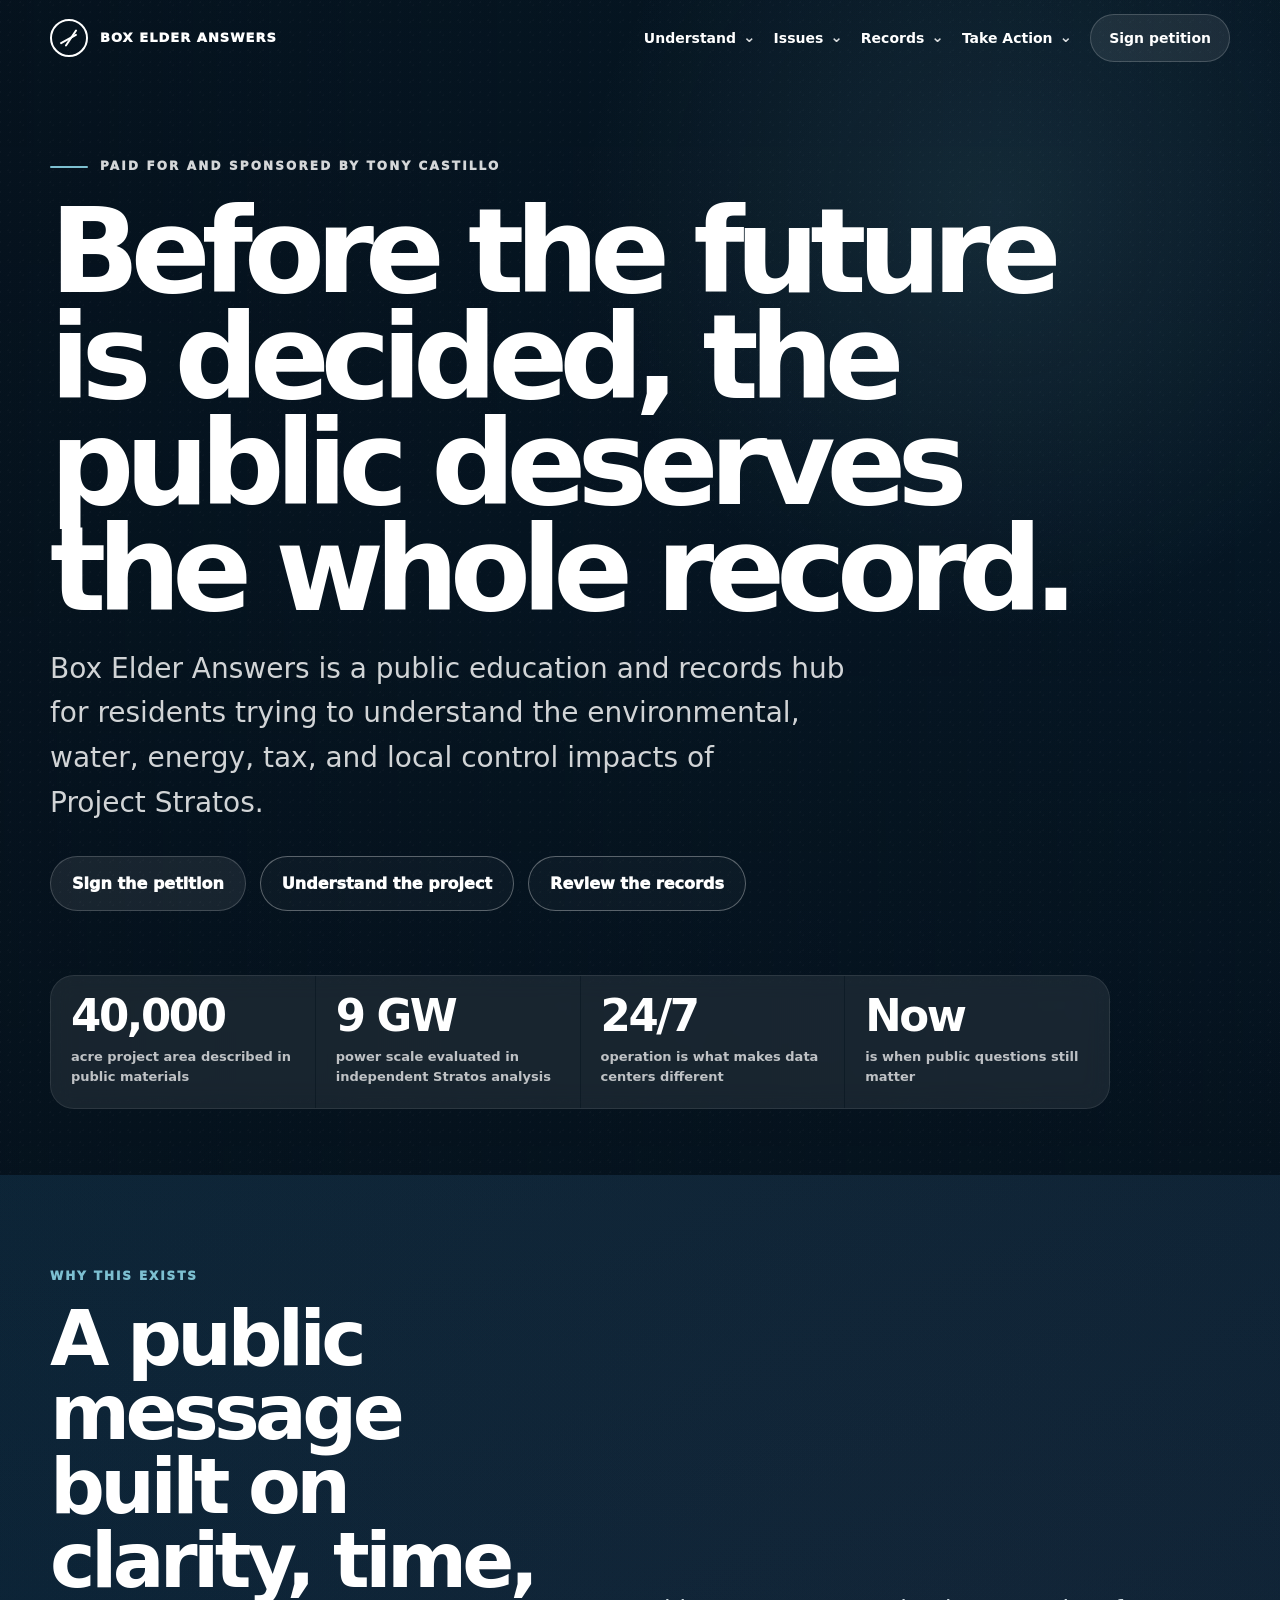
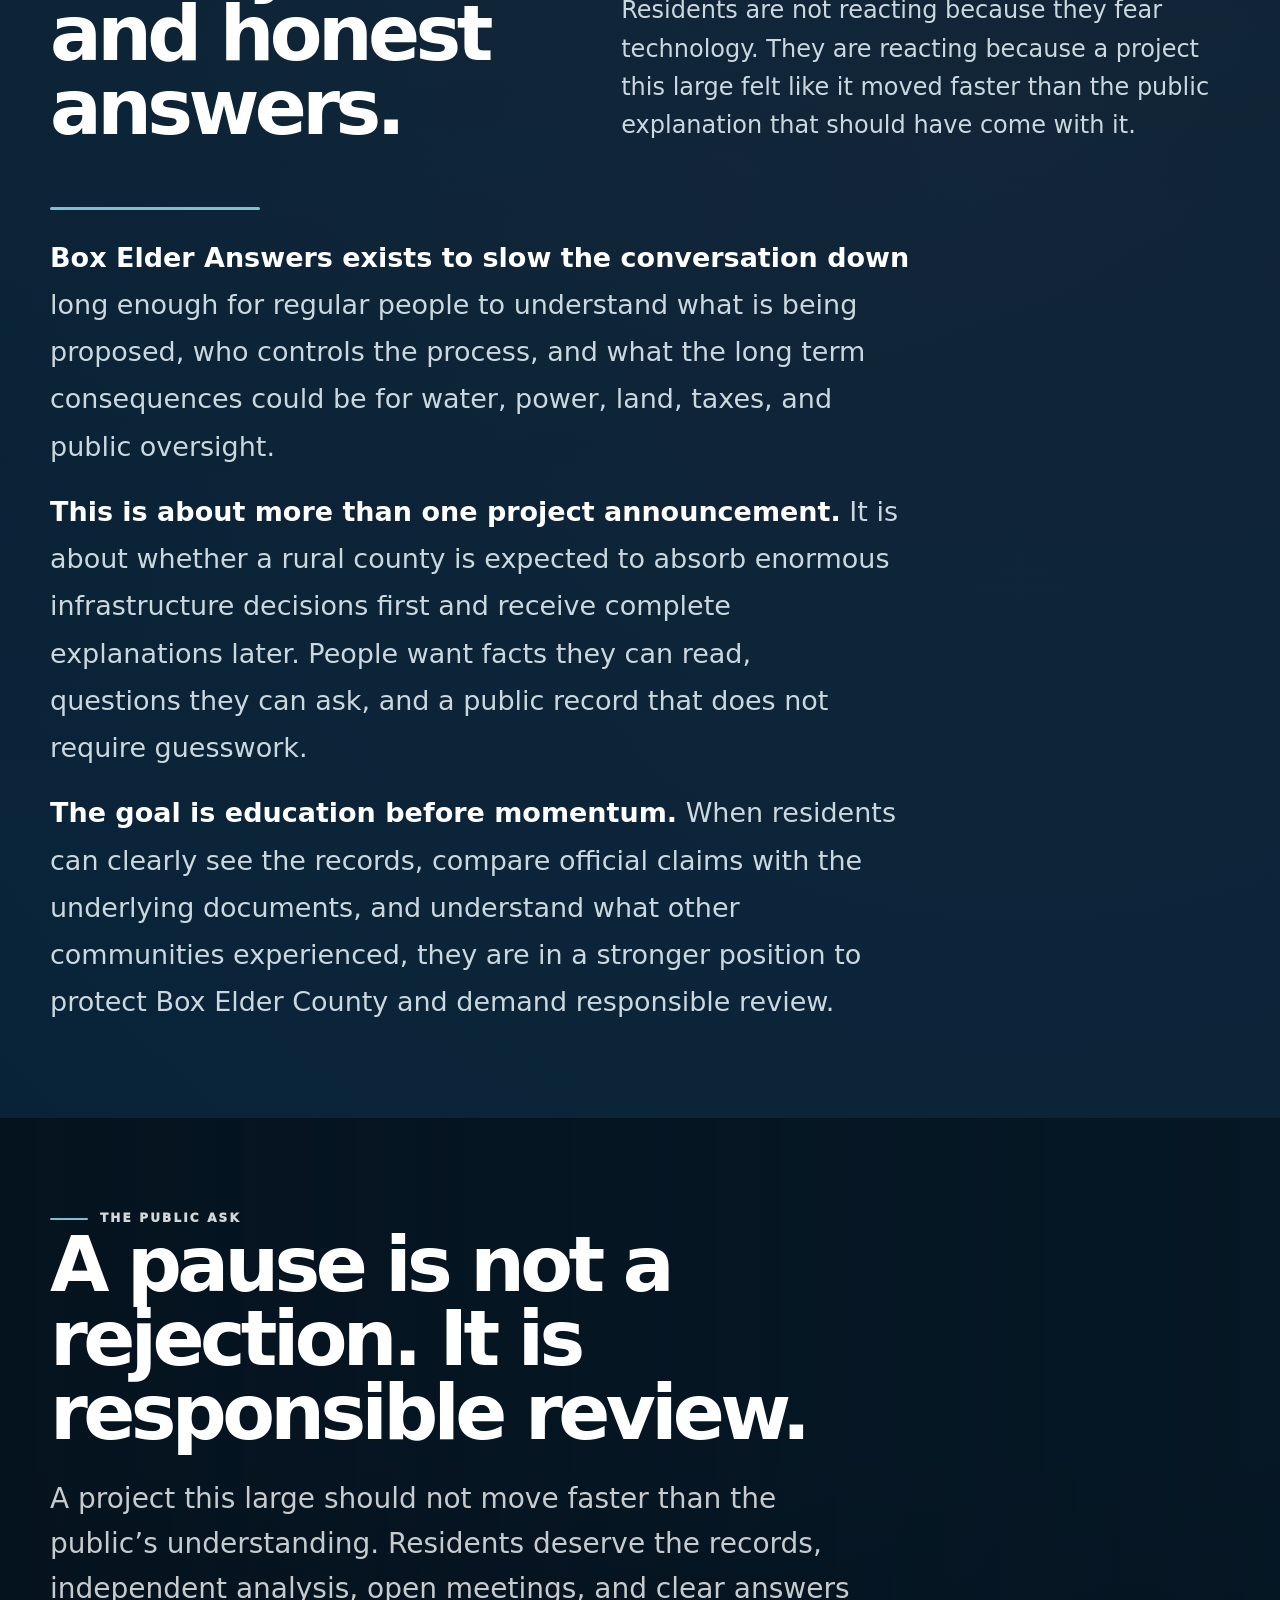
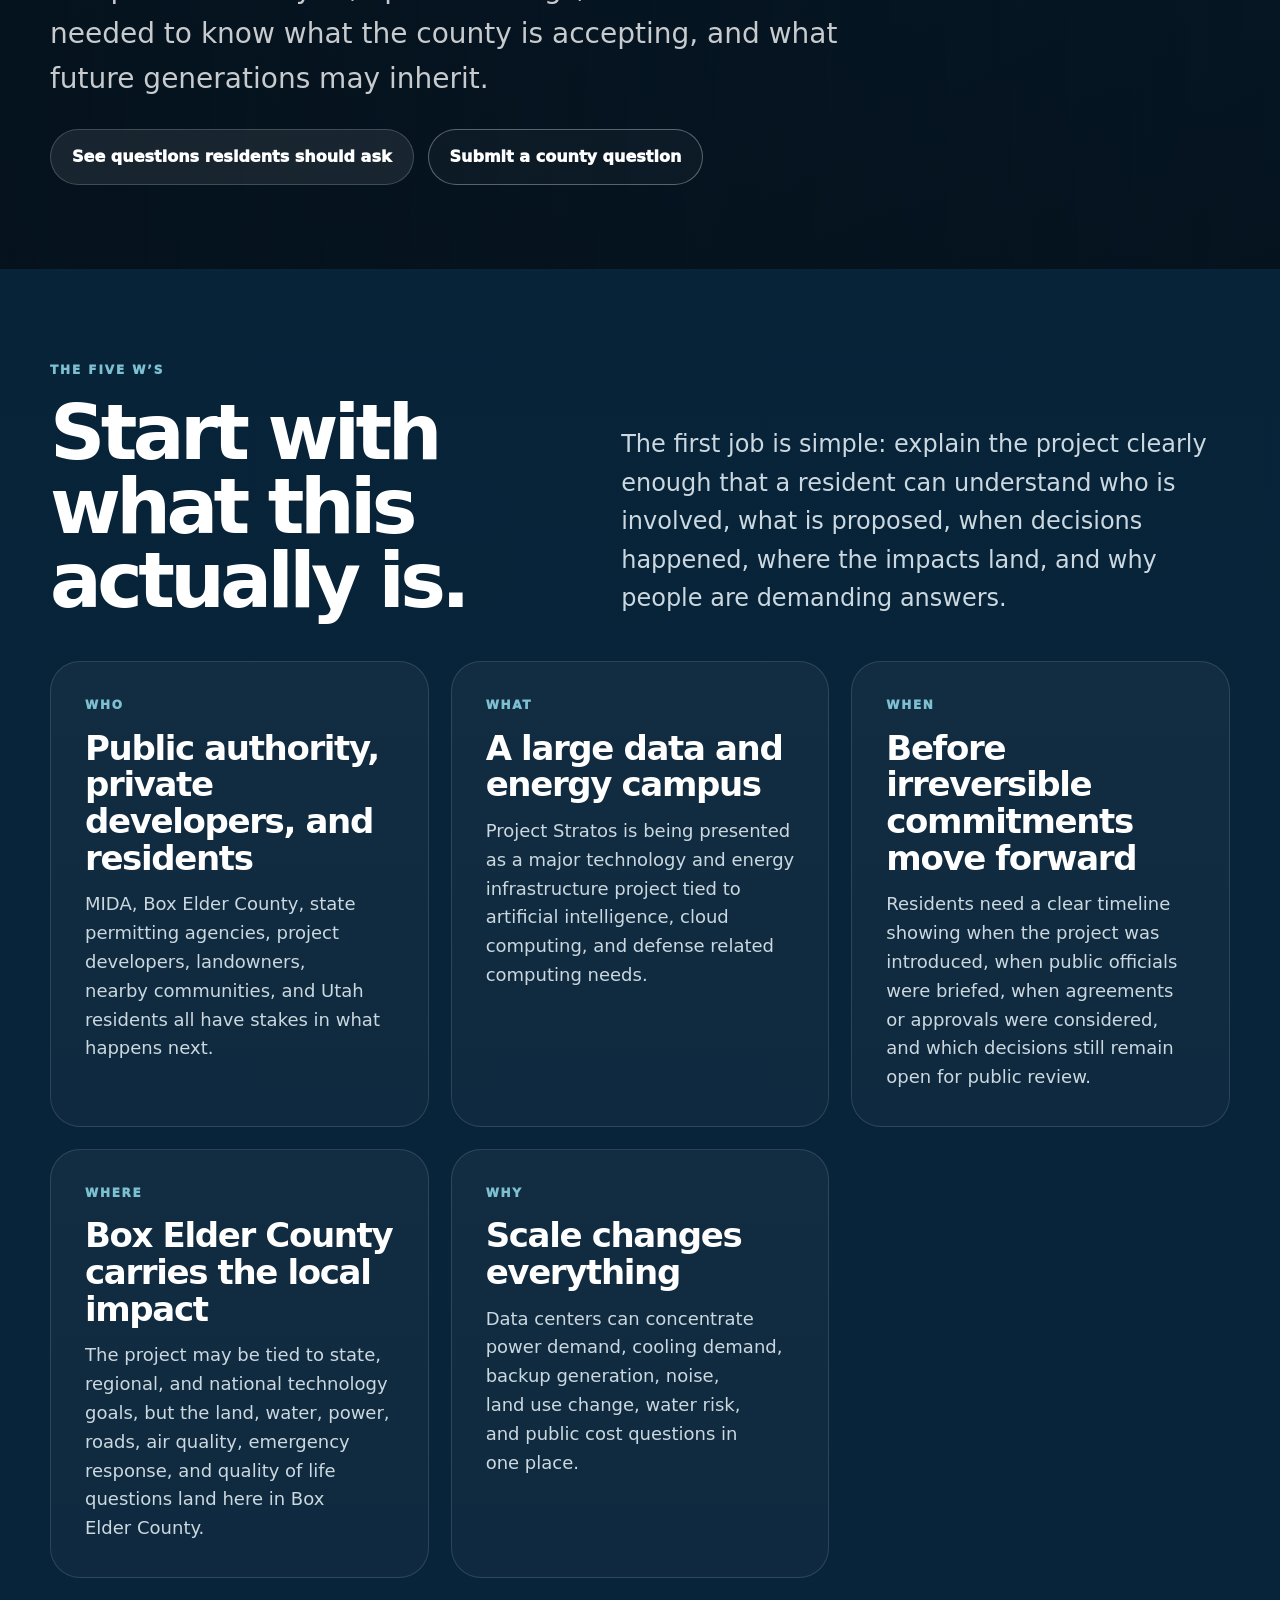
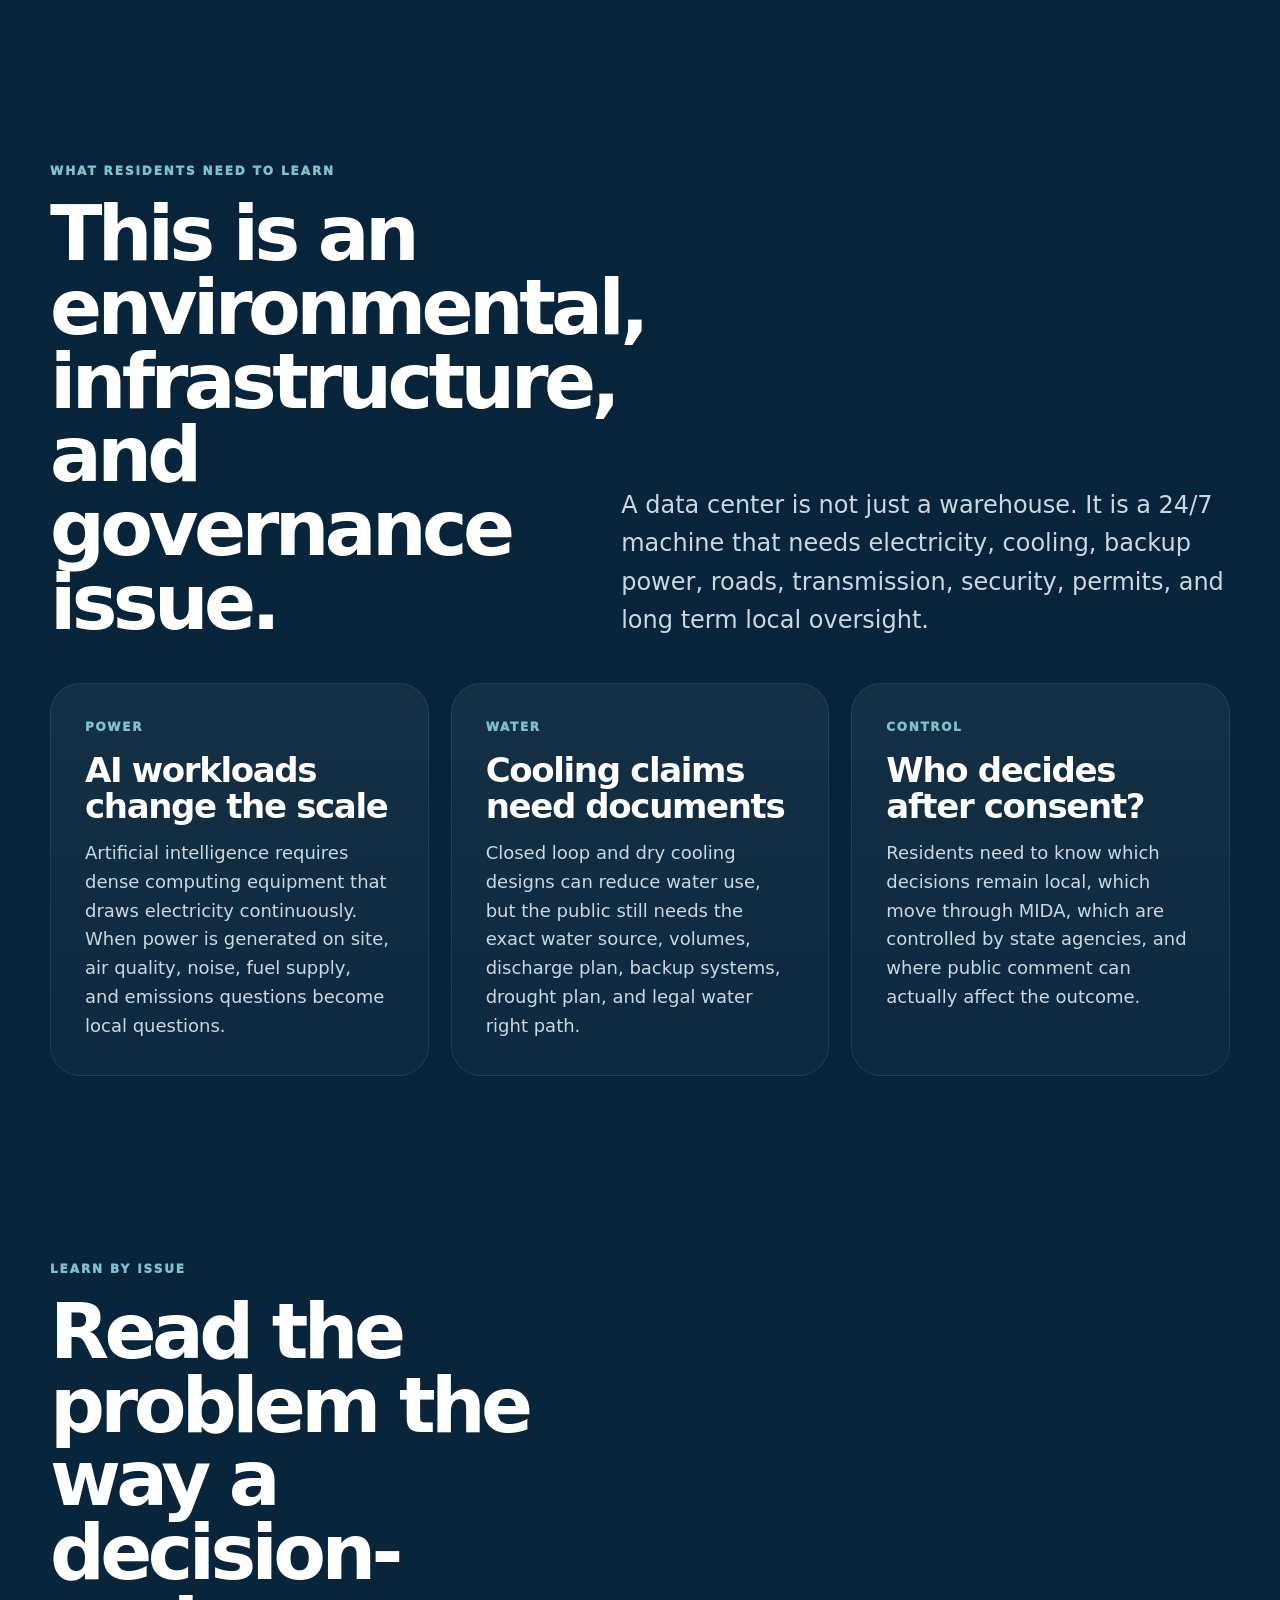
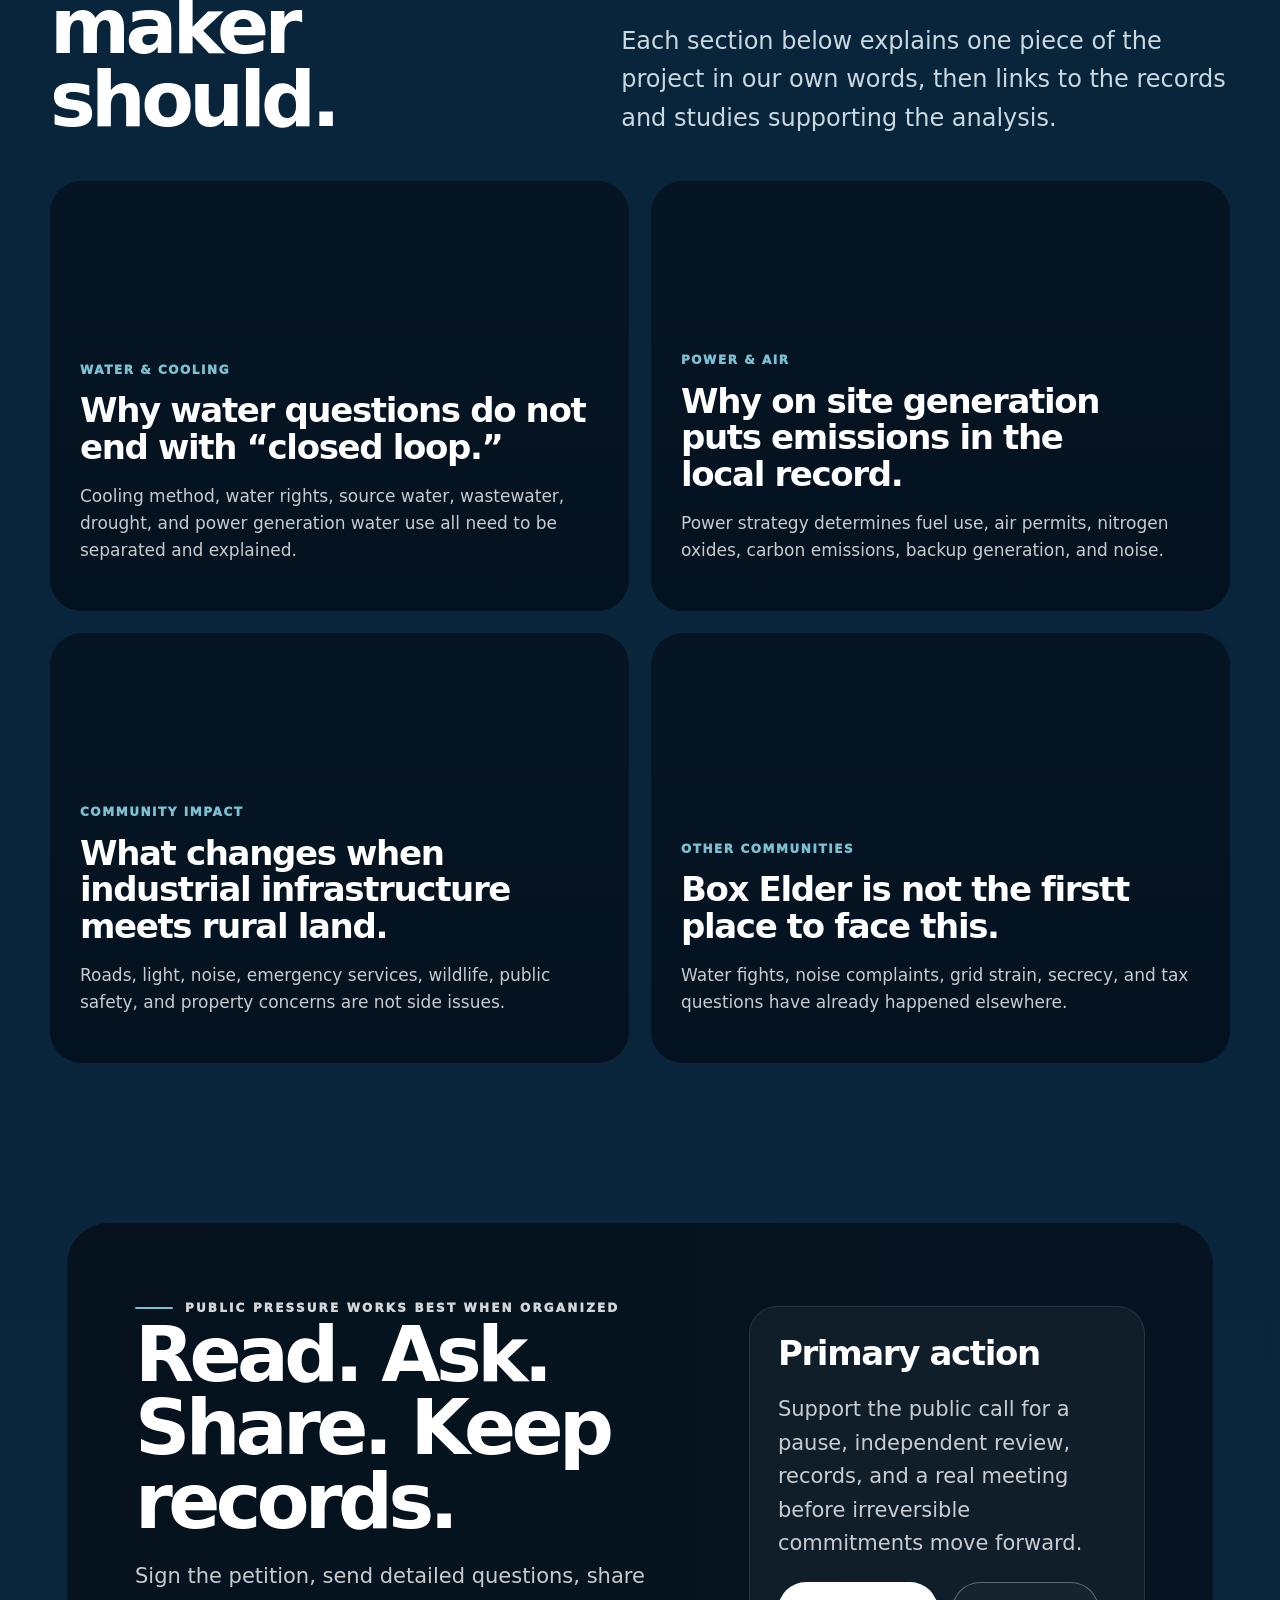
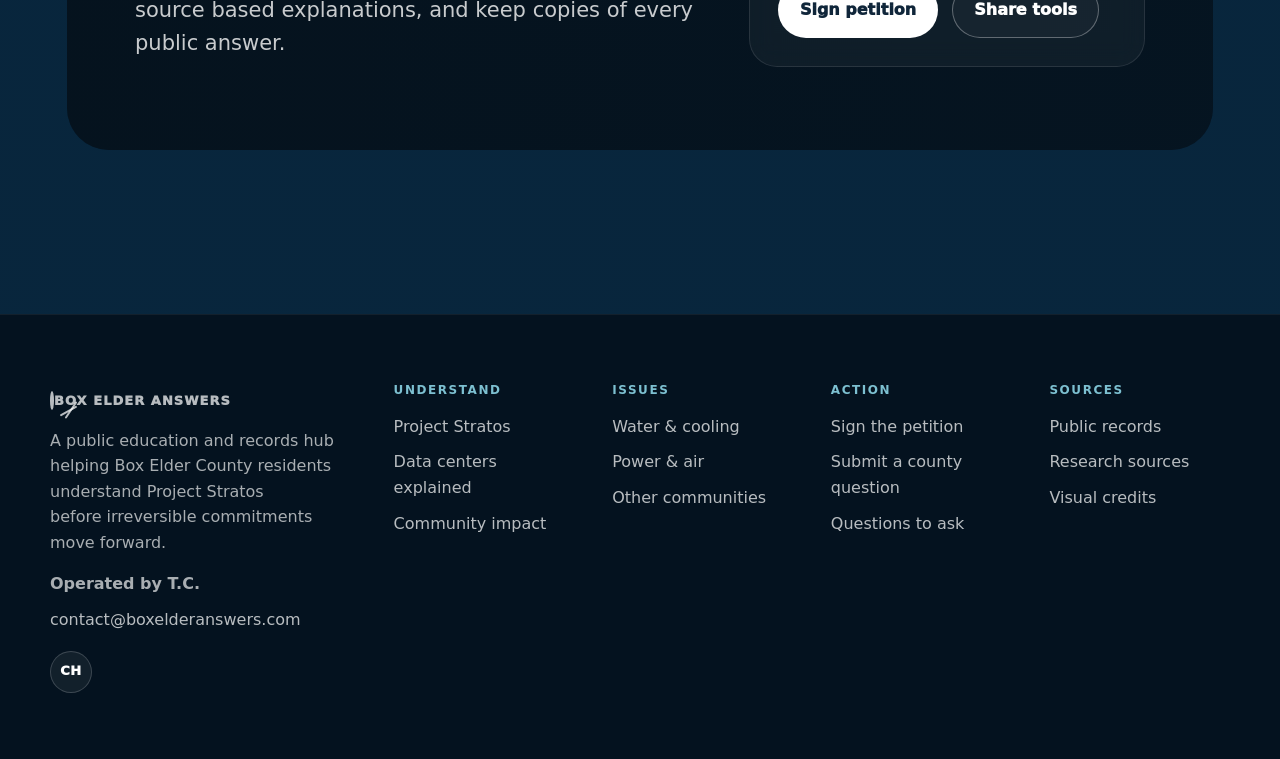
<file: index.html>
<!doctype html><html lang="en"><head><meta charset="utf-8"><meta name="viewport" content="width=device-width, initial-scale=1"><title>Box Elder Answers | Project Stratos explained</title><meta name="description" content="Box Elder Answers public education and records hub for Project Stratos."><meta property="og:title" content="Box Elder Answers | Project Stratos explained"><meta property="og:description" content="Box Elder Answers public education and records hub for Project Stratos."><meta property="og:type" content="website"><meta name="theme-color" content="#03111f"><link rel="preconnect" href="https://www.fws.gov"><link rel="preconnect" href="https://d9-wret.s3.us-west-2.amazonaws.com"><link rel="stylesheet" href="styles.css"><meta property="og:site_name" content="Box Elder Answers">
<meta property="og:title" content="Box Elder Deserves Answers Before Project Stratos Moves Forward">
<meta property="og:description" content="A public education and records hub helping Box Elder County residents understand Project Stratos, data centers, water, power, air quality, public records, and local control.">
<meta property="og:url" content="https://boxelderanswers.com/">
<meta property="og:image" content="https://boxelderanswers.com/social-preview-v2.png">

<meta property="og:image:secure_url" content="https://boxelderanswers.com/social-preview-v2.png">

<meta property="og:image:type" content="image/png">

<meta property="og:image:width" content="1200">

<meta property="og:image:height" content="630">

<meta name="twitter:card" content="summary_large_image">

<meta name="twitter:image" content="https://boxelderanswers.com/social-preview-v2.png">  
<meta property="og:type" content="website">
<meta property="og:image" content="https://boxelderanswers.com/social-preview.png">
<meta property="og:image:secure_url" content="https://boxelderanswers.com/social-preview.png">
<meta property="og:image:type" content="image/png">
<meta property="og:image:width" content="1200">
<meta property="og:image:height" content="630">
<meta property="og:image:alt" content="Box Elder Answers public education and records website for Project Stratos.">

<meta name="twitter:card" content="summary_large_image">
<meta name="twitter:title" content="Box Elder Deserves Answers Before Project Stratos Moves Forward">
<meta name="twitter:description" content="A public education and records hub helping Box Elder County residents understand Project Stratos, data centers, water, power, air quality, public records, and local control.">
<meta name="twitter:image" content="https://boxelderanswers.com/social-preview.png"></head><body><a class="skip-link" href="#main">Skip to content</a>
<header class="site-header">
  <nav class="nav" aria-label="Primary navigation">
    <a class="brand" href="index.html"><i class="brand-mark" aria-hidden="true"></i><span>Box Elder Answers</span></a>
    <button class="mobile-toggle" aria-expanded="false">Menu</button>
    <div class="nav-links">
      <a href="project-stratos.html">Stratos</a>
      <a href="data-centers-explained.html">Data centers</a>
      <a href="water.html">Water</a>
      <a href="power-air.html">Power & air</a>
      <a href="case-studies.html">Other communities</a>
      <a href="records.html">Records</a>
      <a class="nav-cta" href="https://www.change.org/p/pause-project-stratos-now-box-elder-deserves-answers">Sign petition</a>
    </div>
  </nav>
</header>
<main id="main">
<section class="hero"><div class="hero-bg" aria-hidden="true"><div class="hero-layer"></div><div class="hero-layer"></div><div class="hero-layer"></div></div><div class="hero-overlay" aria-hidden="true"></div><div class="grain" aria-hidden="true"></div><div class="hero-inner"><div class="kicker">Project Stratos · Box Elder County</div><h1>Before the future is decided, the public deserves the whole record.</h1><p>Box Elder Answers is a public education and records hub for residents trying to understand the environmental, water, energy, tax, and local control impacts of Project Stratos.</p><div class="actions"><a class="btn primary" href="https://www.change.org/p/pause-project-stratos-now-box-elder-deserves-answers">Sign the petition</a><a class="btn ghost" href="project-stratos.html">Understand the project</a><a class="btn ghost" href="records.html">Review the records</a></div><div class="stat-strip"><div><strong>40,000</strong><span>acre project area described in public materials</span></div><div><strong>9 GW</strong><span>power scale evaluated in independent Stratos analysis</span></div><div><strong>24/7</strong><span>operation is what makes data centers different</span></div><div><strong>Now</strong><span>is when public questions still matter</span></div></div></div></section>
<section class="section"><div class="section-head"><div><div class="eyebrow">Why this exists</div><h2>A public message built on <span class="accent">clarity</span>, <span class="accent">time</span>, and <span class="accent">honest answers</span>.</h2></div><p class="lead">Residents are not reacting because they fear technology. They are reacting because a project this large felt like it moved faster than the public explanation that should have come with it.</p></div><div class="mission-wrap"><div class="mission-copy"><div class="divider"></div><p><span class="highlight">Box Elder Answers exists to slow the conversation down</span> long enough for regular people to understand what is being proposed, who controls the process, and what the long term consequences could be for water, power, land, taxes, and public oversight.</p><p><span class="highlight">This is about more than one project announcement.</span> It is about whether a rural county is expected to absorb enormous infrastructure decisions first and receive complete explanations later. People want facts they can read, questions they can ask, and a public record that does not require guesswork.</p><p><span class="highlight">The goal is education before momentum.</span> When residents can clearly see the records, compare official claims with the underlying documents, and understand what other communities experienced, they are in a stronger position to protect Box Elder County and demand responsible review.</p></div></div></section><section class="full-bleed" style='--bg:url("https://www.fws.gov/sites/default/files/styles/max_1300x1300/public/2023-07/sunset%20of%20bear%20river%20mig%20bird%20refuge%20in%20utah%20sandra%20uecker%20usfws%20june%2012%202021.jpg?itok=Q9WLtNtS")'><div class="full-inner"><div><div class="kicker">The public ask</div><h2>A pause is not a rejection. It is responsible review.</h2><p>A project this large should not move faster than the public’s understanding. Residents deserve the records, independent analysis, open meetings, and clear answers needed to know what the county is accepting, and what future generations may inherit.</p><div class="actions" style="margin-top:26px"><a class="btn primary" href="questions.html">See questions residents should ask</a><a class="btn ghost" href="https://www.boxeldercountyut.gov/641/Stratos-Project">Submit a county question</a></div></div></div></section>
<section class="section"><div class="section-head"><div><div class="eyebrow">The five W’s</div><h2>Start with what this actually is.</h2></div><p class="lead">The first job is simple: explain the project clearly enough that a resident can understand who is involved, what is proposed, when decisions happened, where the impacts land, and why people are demanding answers.</p></div><div class="grid-3"><article class="card large"><div class="label">Who</div><h3>Public authority, private developers, and residents</h3><p>MIDA, Box Elder County, state permitting agencies, project developers, landowners, nearby communities, and Utah residents all have stakes in what happens next.</p></article><article class="card large"><div class="label">What</div><h3>A large data and energy campus</h3><p>Project Stratos is being presented as a major technology and energy infrastructure project tied to artificial intelligence, cloud computing, and defense related computing needs.</p></article><article class="card large"><div class="label">Why</div><h3>Scale changes everything</h3><p>Data centers can concentrate power demand, cooling demand, backup generation, noise, land use change, water risk, and public cost questions in one place.</p></article></div></section>
<section class="dark-band"><div class="section"><div class="section-head"><div><div class="eyebrow">What residents need to learn</div><h2>This is an environmental, infrastructure, and governance issue.</h2></div><p class="lead">A data center is not just a warehouse. It is a 24/7 machine that needs electricity, cooling, backup power, roads, transmission, security, permits, and long term local oversight.</p></div><div class="grid-3"><article class="card large"><div class="label">Power</div><h3>AI workloads change the scale</h3><p>Artificial intelligence requires dense computing equipment that draws electricity continuously. When power is generated on site, air quality, noise, fuel supply, and emissions questions become local questions.</p></article><article class="card large"><div class="label">Water</div><h3>Cooling claims need documents</h3><p>Closed loop and dry cooling designs can reduce water use, but the public still needs the exact water source, volumes, discharge plan, backup systems, drought plan, and legal water right path.</p></article><article class="card large"><div class="label">Control</div><h3>Who decides after consent?</h3><p>Residents need to know which decisions remain local, which move through MIDA, which are controlled by state agencies, and where public comment can actually affect the outcome.</p></article></div></div></section>
<section class="section"><div class="section-head"><div><div class="eyebrow">Learn by issue</div><h2>Read the problem the way a decision-maker should.</h2></div><p class="lead">Each section below explains one piece of the project in our own words, then links to the records and studies supporting the analysis.</p></div><div class="grid-2"><a class="case-card" style='--case-img:url("https://d9-wret.s3.us-west-2.amazonaws.com/assets/palladium/production/s3fs-public/media/images/greatsaltlake_oli_2021205_lrg.jpg")' href="water.html"><div><div class="case-meta">Water & cooling</div><h3>Why water questions do not end with “closed loop.”</h3><p>Cooling method, water rights, source water, wastewater, drought, and power generation water use all need to be separated and explained.</p></div></a><a class="case-card" style='--case-img:url("https://www.fws.gov/sites/default/files/styles/max_1300x1300/public/images/2025-09/visitor-center-from-dock-at-bear-river-migratory-bird-refuge-usfws.jpg?itok=euz0qzvK")' href="power-air.html"><div><div class="case-meta">Power & air</div><h3>Why on site generation puts emissions in the local record.</h3><p>Power strategy determines fuel use, air permits, nitrogen oxides, carbon emissions, backup generation, and noise.</p></div></a><a class="case-card" style='--case-img:url("https://www.fws.gov/sites/default/files/styles/max_1300x1300/public/images/2026-01/tundra-swans-tom-koerner-usfws.jpg?itok=1BRsZ29Q")' href="community-impact.html"><div><div class="case-meta">Community impact</div><h3>What changes when industrial infrastructure meets rural land.</h3><p>Roads, light, noise, emergency services, wildlife, public safety, and property concerns are not side issues.</p></div></a><a class="case-card" style='--case-img:url("https://www.fws.gov/sites/default/files/styles/max_1300x1300/public/2023-07/sunset%20of%20bear%20river%20mig%20bird%20refuge%20in%20utah%20sandra%20uecker%20usfws%20june%2012%202021.jpg?itok=Q9WLtNtS")' href="case-studies.html"><div><div class="case-meta">Other communities</div><h3>Box Elder is not the firstt place to face this.</h3><p>Water fights, noise complaints, grid strain, secrecy, and tax questions have already happened elsewhere.</p></div></a></div></section>

<section class="media-section" data-videos-section hidden>
  <div class="media-head">
    <div class="eyebrow">Watch</div>
    <h2 data-videos-title>Watch the issue explained</h2>
    <p data-videos-text>Use this section later for meeting clips, explainers, or public videos.</p>
  </div>
  <div class="video-grid" data-video-grid></div>
</section>

<section class="media-section" data-gallery-section hidden>
  <div class="media-head">
    <div class="eyebrow">Photos</div>
    <h2 data-gallery-title>Photos and public visuals</h2>
    <p data-gallery-text>Use this section later for local photos, maps, screenshots, or project visuals.</p>
  </div>
  <div class="gallery-grid" data-gallery-grid></div>
</section>

<section class="section section-tight"><div class="cta"><div><div class="kicker">Public pressure works best when organized</div><h2>Read. Ask. Share. Keep records.</h2><p>Sign the petition, send detailed questions, share source based explanations, and keep copies of every public answer.</p></div><div class="cta-box"><h3>Primary action</h3><p>Support the public call for a pause, independent review, records, and a real meeting before irreversible commitments move forward.</p><div class="actions" style="margin-top:20px"><a class="btn white" href="https://www.change.org/p/pause-project-stratos-now-box-elder-deserves-answers">Sign petition</a><a class="btn ghost" href="take-action.html">Share tools</a></div></div></div></section>
</main>
<footer class="footer">
  <div class="footer-inner">
    <div><a class="brand" href="index.html"><i class="brand-mark" aria-hidden="true"></i><span>Box Elder Answers</span></a><p>A public education and records hub helping Box Elder County residents understand Project Stratos before irreversible commitments move forward.</p><p><strong>Operated by T.C.</strong><br><a href="mailto:contact@boxelderanswers.com">contact@boxelderanswers.com</a></p></div>
    <div><h4>Understand</h4><a href="project-stratos.html">Project Stratos</a><a href="data-centers-explained.html">Data centers explained</a><a href="community-impact.html">Community impact</a></div>
    <div><h4>Issues</h4><a href="water.html">Water & cooling</a><a href="power-air.html">Power & air</a><a href="case-studies.html">Other communities</a></div>
    <div><h4>Action</h4><a href="https://www.change.org/p/pause-project-stratos-now-box-elder-deserves-answers">Sign the petition</a><a href="https://www.boxeldercountyut.gov/641/Stratos-Project">Submit a county question</a><a href="questions.html">Questions to ask</a></div>
    <div><h4>Sources</h4><a href="records.html">Public records</a><a href="sources.html">Research sources</a><a href="sources.html#visuals">Visual credits</a></div>
  </div>
</footer>
<script src="content-codes.js"></script>
<script src="main.js"></script></body></html>
</file>
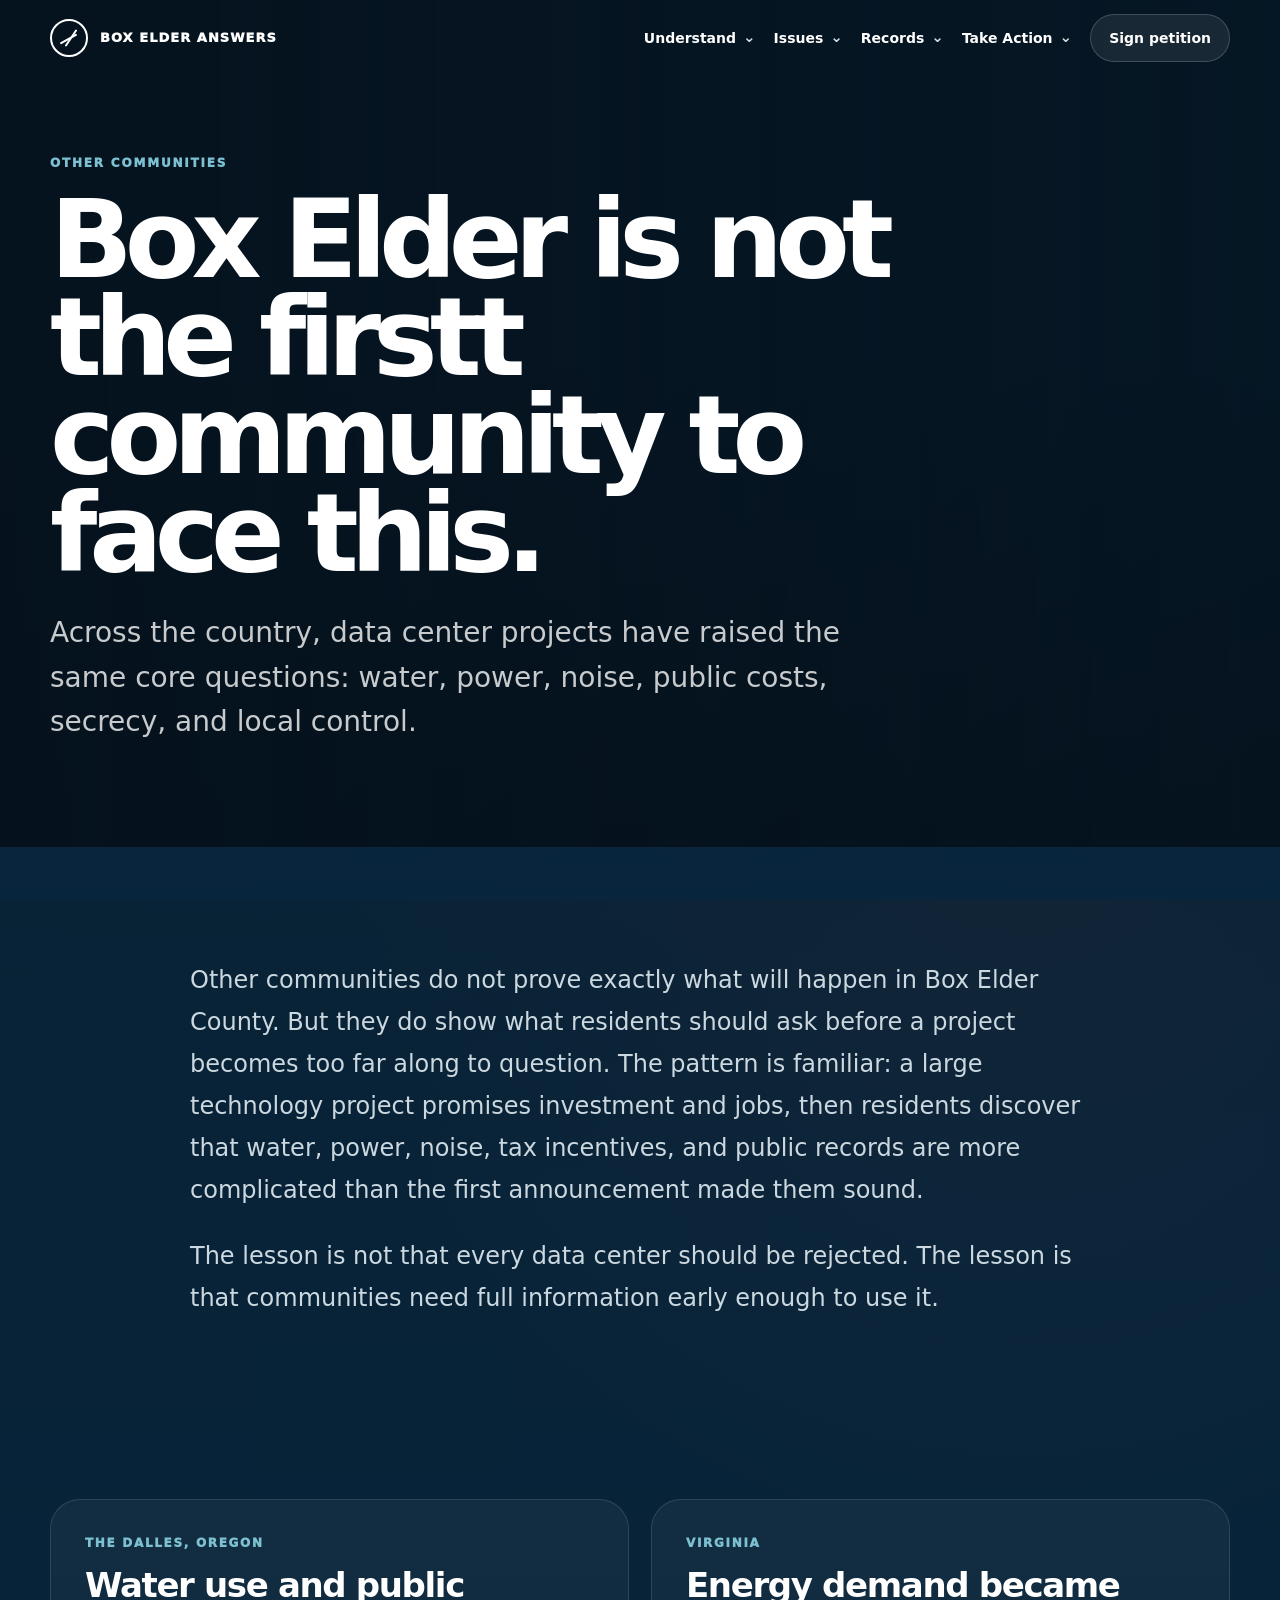
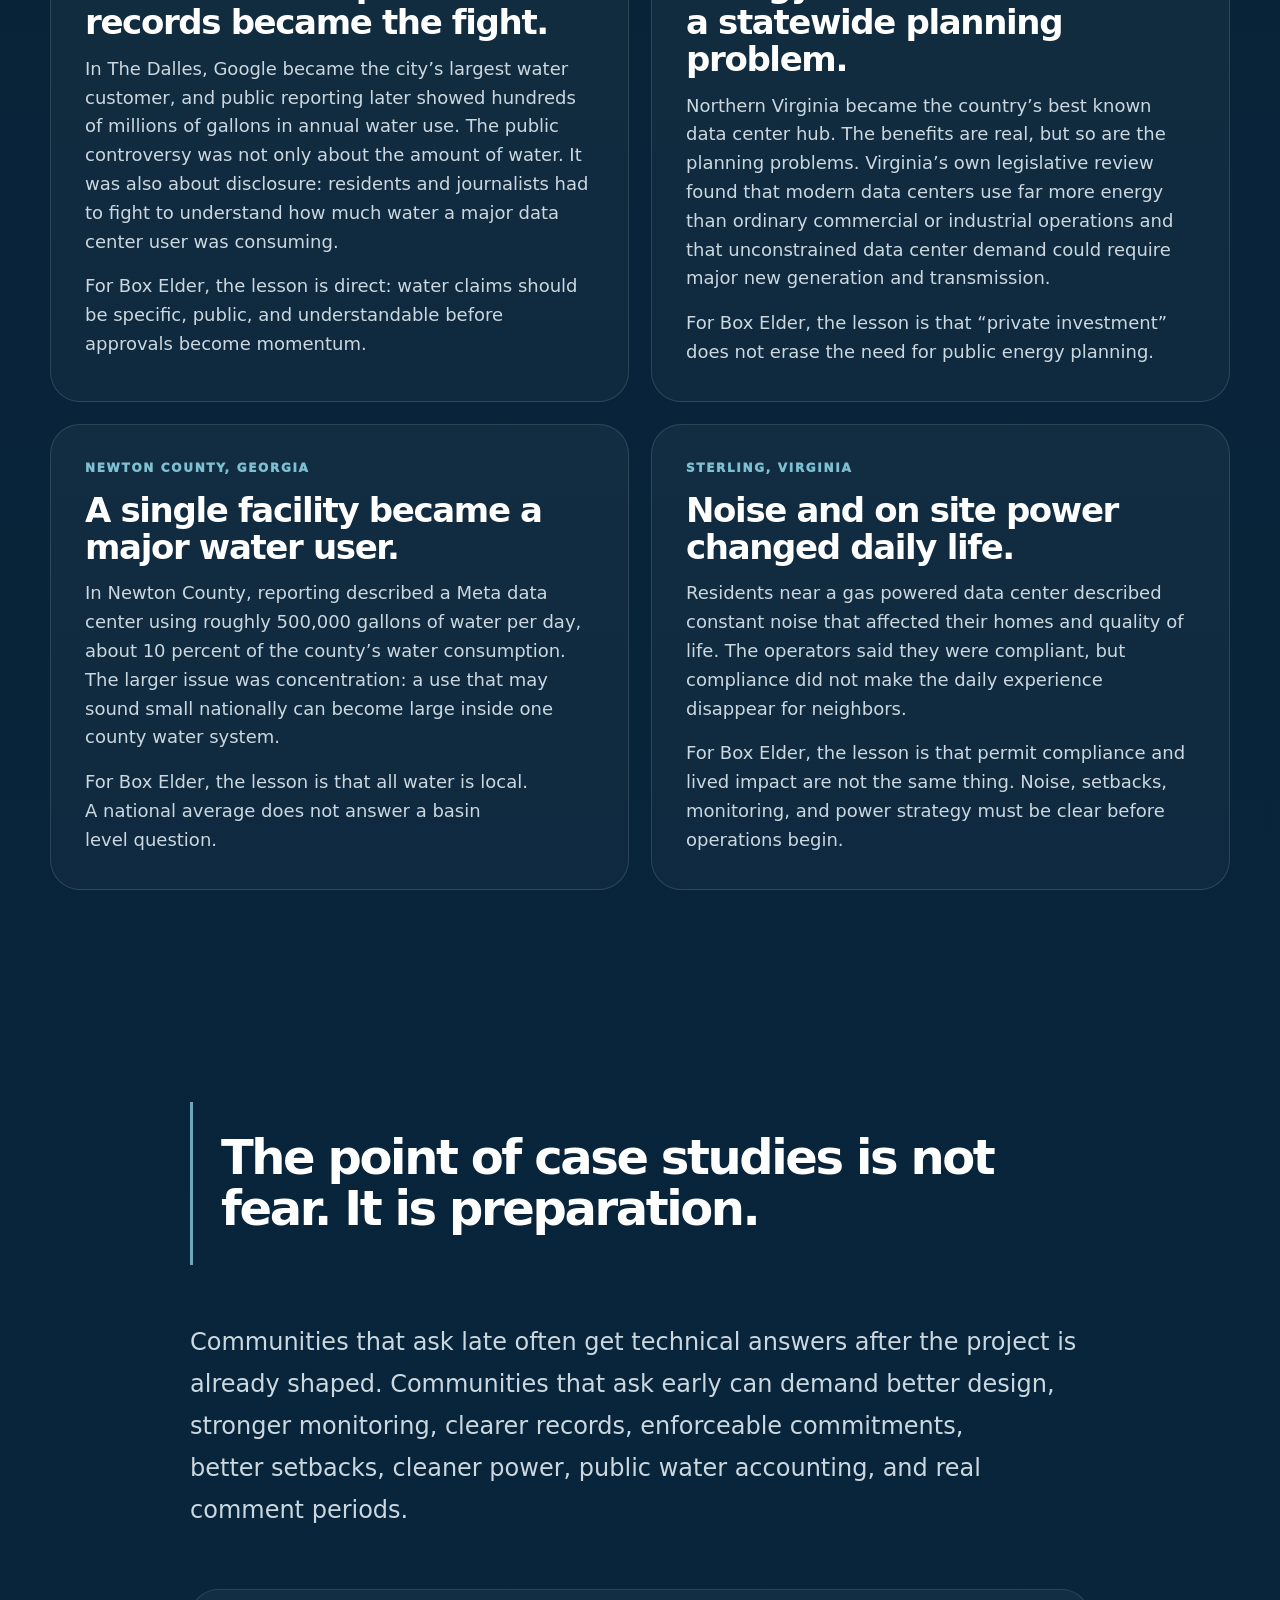
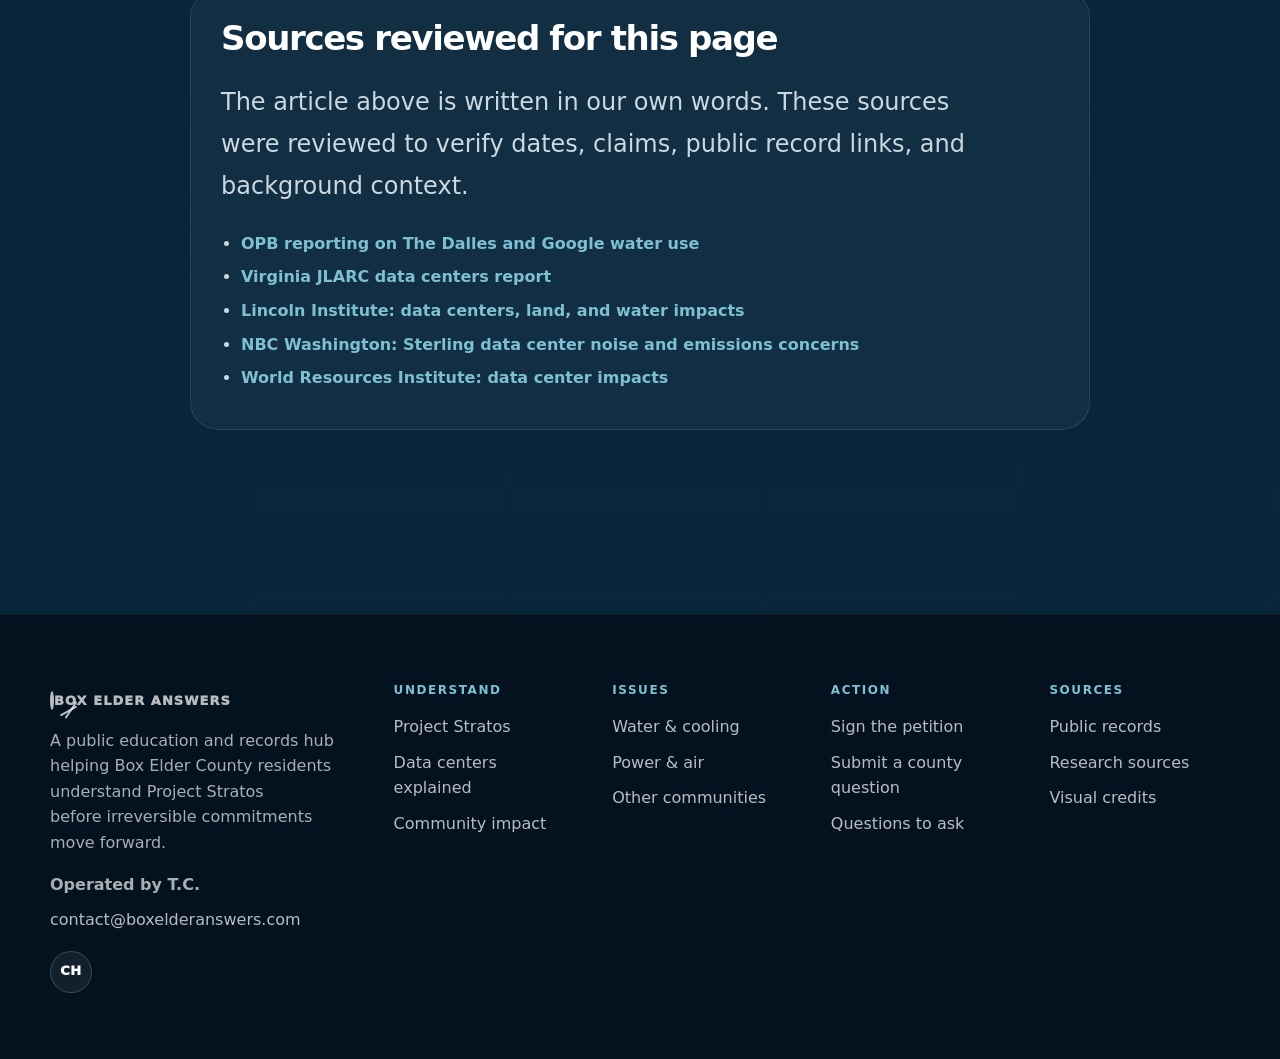
<file: case-studies.html>
<!DOCTYPE html>
<html lang="en"><head><meta charset="utf-8"/><meta content="width=device-width, initial-scale=1" name="viewport"/><title>Other communities | Box Elder Answers</title><meta content="Box Elder Answers public education and records hub for Project Stratos." name="description"/><meta content="Other communities | Box Elder Answers" property="og:title"/><meta content="Box Elder Answers public education and records hub for Project Stratos." property="og:description"/><meta content="website" property="og:type"/><meta content="#03111f" name="theme-color"/><link href="https://www.fws.gov" rel="preconnect"/><link href="https://d9-wret.s3.us-west-2.amazonaws.com" rel="preconnect"/><link href="styles.css" rel="stylesheet"/></head><body><a class="skip-link" href="#main">Skip to content</a>
<header class="site-header">
<nav aria-label="Primary navigation" class="nav">
<a class="brand" href="index.html"><i aria-hidden="true" class="brand-mark"></i><span>Box Elder Answers</span></a>
<button aria-expanded="false" class="mobile-toggle">Menu</button>
<div class="nav-links">
<a href="project-stratos.html">Stratos</a>
<a href="data-centers-explained.html">Data centers</a>
<a href="water.html">Water</a>
<a href="power-air.html">Power &amp; air</a>
<a href="case-studies.html">Other communities</a>
<a href="records.html">Records</a>
<a class="nav-cta" href="https://www.change.org/p/pause-project-stratos-now-box-elder-deserves-answers">Sign petition</a>
</div>
</nav>
</header>
<main id="main">
<section class="page-hero" style='--page-bg:url("https://www.fws.gov/sites/default/files/styles/max_1300x1300/public/banner_images/2021-05/DSCF6125_0.JPG?itok=0MxI_ptZ")'><div class="section"><div class="breadcrumb">Other communities</div><h1>Box Elder is not the firstt community to face this.</h1><p>Across the country, data center projects have raised the same core questions: water, power, noise, public costs, secrecy, and local control.</p></div></section><article class="article"><p>Other communities do not prove exactly what will happen in Box Elder County. But they do show what residents should ask before a project becomes too far along to question. The pattern is familiar: a large technology project promises investment and jobs, then residents discover that water, power, noise, tax incentives, and public records are more complicated than the first announcement made them sound.</p><p>The lesson is not that every data center should be rejected. The lesson is that communities need full information early enough to use it.</p></article><section class="section section-tight"><div class="grid-2"><article class="card large"><div class="label">The Dalles, Oregon</div><h3>Water use and public records became the fight.</h3><p>In The Dalles, Google became the city’s largest water customer, and public reporting later showed hundreds of millions of gallons in annual water use. The public controversy was not only about the amount of water. It was also about disclosure: residents and journalists had to fight to understand how much water a major data center user was consuming.</p><p style="margin-top:16px">For Box Elder, the lesson is direct: water claims should be specific, public, and understandable before approvals become momentum.</p></article><article class="card large"><div class="label">Virginia</div><h3>Energy demand became a statewide planning problem.</h3><p>Northern Virginia became the country’s best known data center hub. The benefits are real, but so are the planning problems. Virginia’s own legislative review found that modern data centers use far more energy than ordinary commercial or industrial operations and that unconstrained data center demand could require major new generation and transmission.</p><p style="margin-top:16px">For Box Elder, the lesson is that “private investment” does not erase the need for public energy planning.</p></article><article class="card large"><div class="label">Newton County, Georgia</div><h3>A single facility became a major water user.</h3><p>In Newton County, reporting described a Meta data center using roughly 500,000 gallons of water per day, about 10 percent of the county’s water consumption. The larger issue was concentration: a use that may sound small nationally can become large inside one county water system.</p><p style="margin-top:16px">For Box Elder, the lesson is that all water is local. A national average does not answer a basin level question.</p></article><article class="card large"><div class="label">Sterling, Virginia</div><h3>Noise and on site power changed daily life.</h3><p>Residents near a gas powered data center described constant noise that affected their homes and quality of life. The operators said they were compliant, but compliance did not make the daily experience disappear for neighbors.</p><p style="margin-top:16px">For Box Elder, the lesson is that permit compliance and lived impact are not the same thing. Noise, setbacks, monitoring, and power strategy must be clear before operations begin.</p></article></div></section><article class="article"><div class="pullquote">The point of case studies is not fear. It is preparation.</div><p>Communities that ask late often get technical answers after the project is already shaped. Communities that ask early can demand better design, stronger monitoring, clearer records, enforceable commitments, better setbacks, cleaner power, public water accounting, and real comment periods.</p><div class="source-box"><h3>Sources reviewed for this page</h3><p class="muted">The article above is written in our own words. These sources were reviewed to verify dates, claims, public record links, and background context.</p><ul><li><a href="https://www.opb.org/article/2026/01/23/the-dalles-mayor-data center-google/">OPB reporting on The Dalles and Google water use</a></li><li><a href="https://jlarc.virginia.gov/landing-2024-data centers-in-virginia.asp">Virginia JLARC data centers report</a></li><li><a href="https://www.lincolninst.edu/publications/land-lines-magazine/articles/land-water-impacts-data centers/">Lincoln Institute: data centers, land, and water impacts</a></li><li><a href="https://www.nbcwashington.com/news/local/northern-virginia/amid-constant-data center-noise-sterling-residents-also-worry-about-health-impact/4091393/">NBC Washington: Sterling data center noise and emissions concerns</a></li><li><a href="https://www.wri.org/insights/us-data center-growth-impacts">World Resources Institute: data center impacts</a></li></ul></div></article></main>
<footer class="footer">
<div class="footer-inner">
<div><a class="brand" href="index.html"><i aria-hidden="true" class="brand-mark"></i><span>Box Elder Answers</span></a><p>A public education and records hub helping Box Elder County residents understand Project Stratos before irreversible commitments move forward.</p><p><strong>Operated by T.C.</strong><br/><a href="mailto:contact@boxelderanswers.com">contact@boxelderanswers.com</a></p></div>
<div><h4>Understand</h4><a href="project-stratos.html">Project Stratos</a><a href="data-centers-explained.html">Data centers explained</a><a href="community-impact.html">Community impact</a></div>
<div><h4>Issues</h4><a href="water.html">Water &amp; cooling</a><a href="power-air.html">Power &amp; air</a><a href="case-studies.html">Other communities</a></div>
<div><h4>Action</h4><a href="https://www.change.org/p/pause-project-stratos-now-box-elder-deserves-answers">Sign the petition</a><a href="https://www.boxeldercountyut.gov/641/Stratos-Project">Submit a county question</a><a href="questions.html">Questions to ask</a></div>
<div><h4>Sources</h4><a href="records.html">Public records</a><a href="sources.html">Research sources</a><a href="sources.html#visuals">Visual credits</a></div>
</div>
</footer>
<script src="content-codes.js"></script>
<script src="main.js"></script></body></html>
</file>
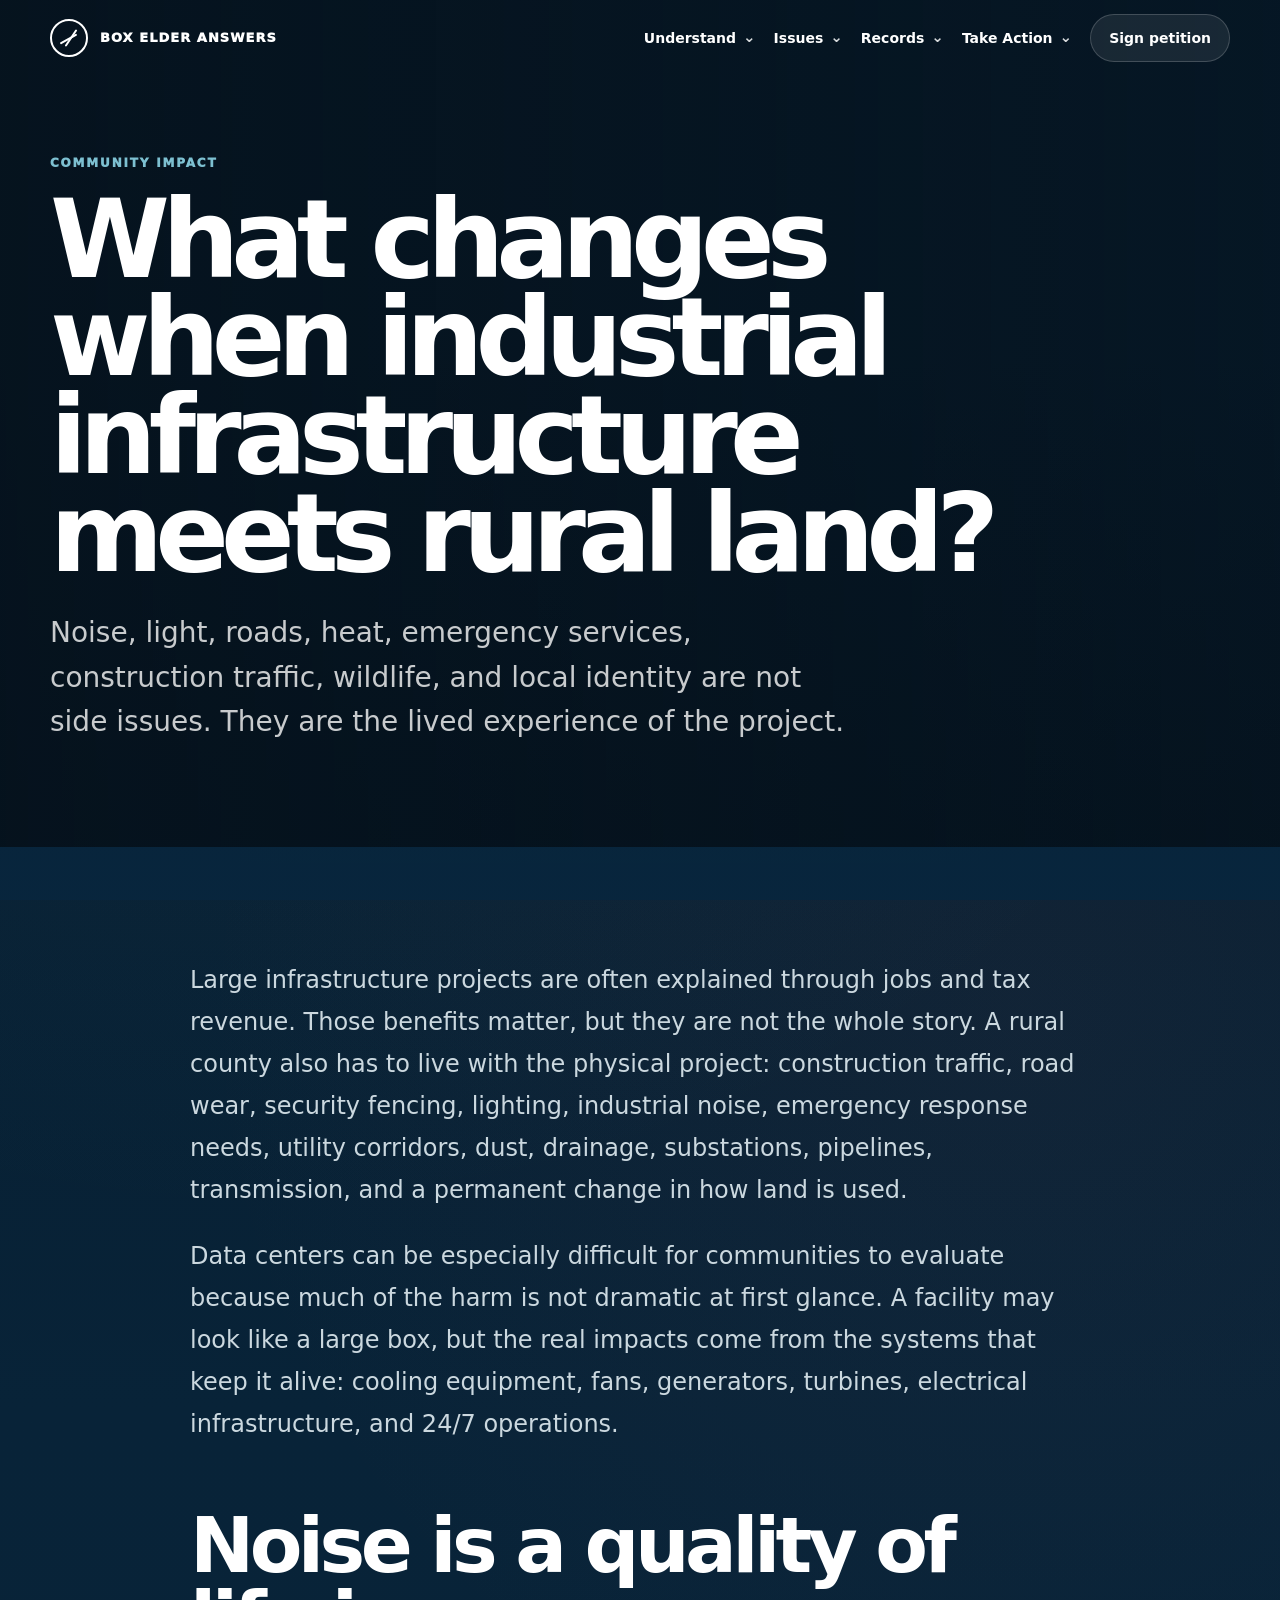
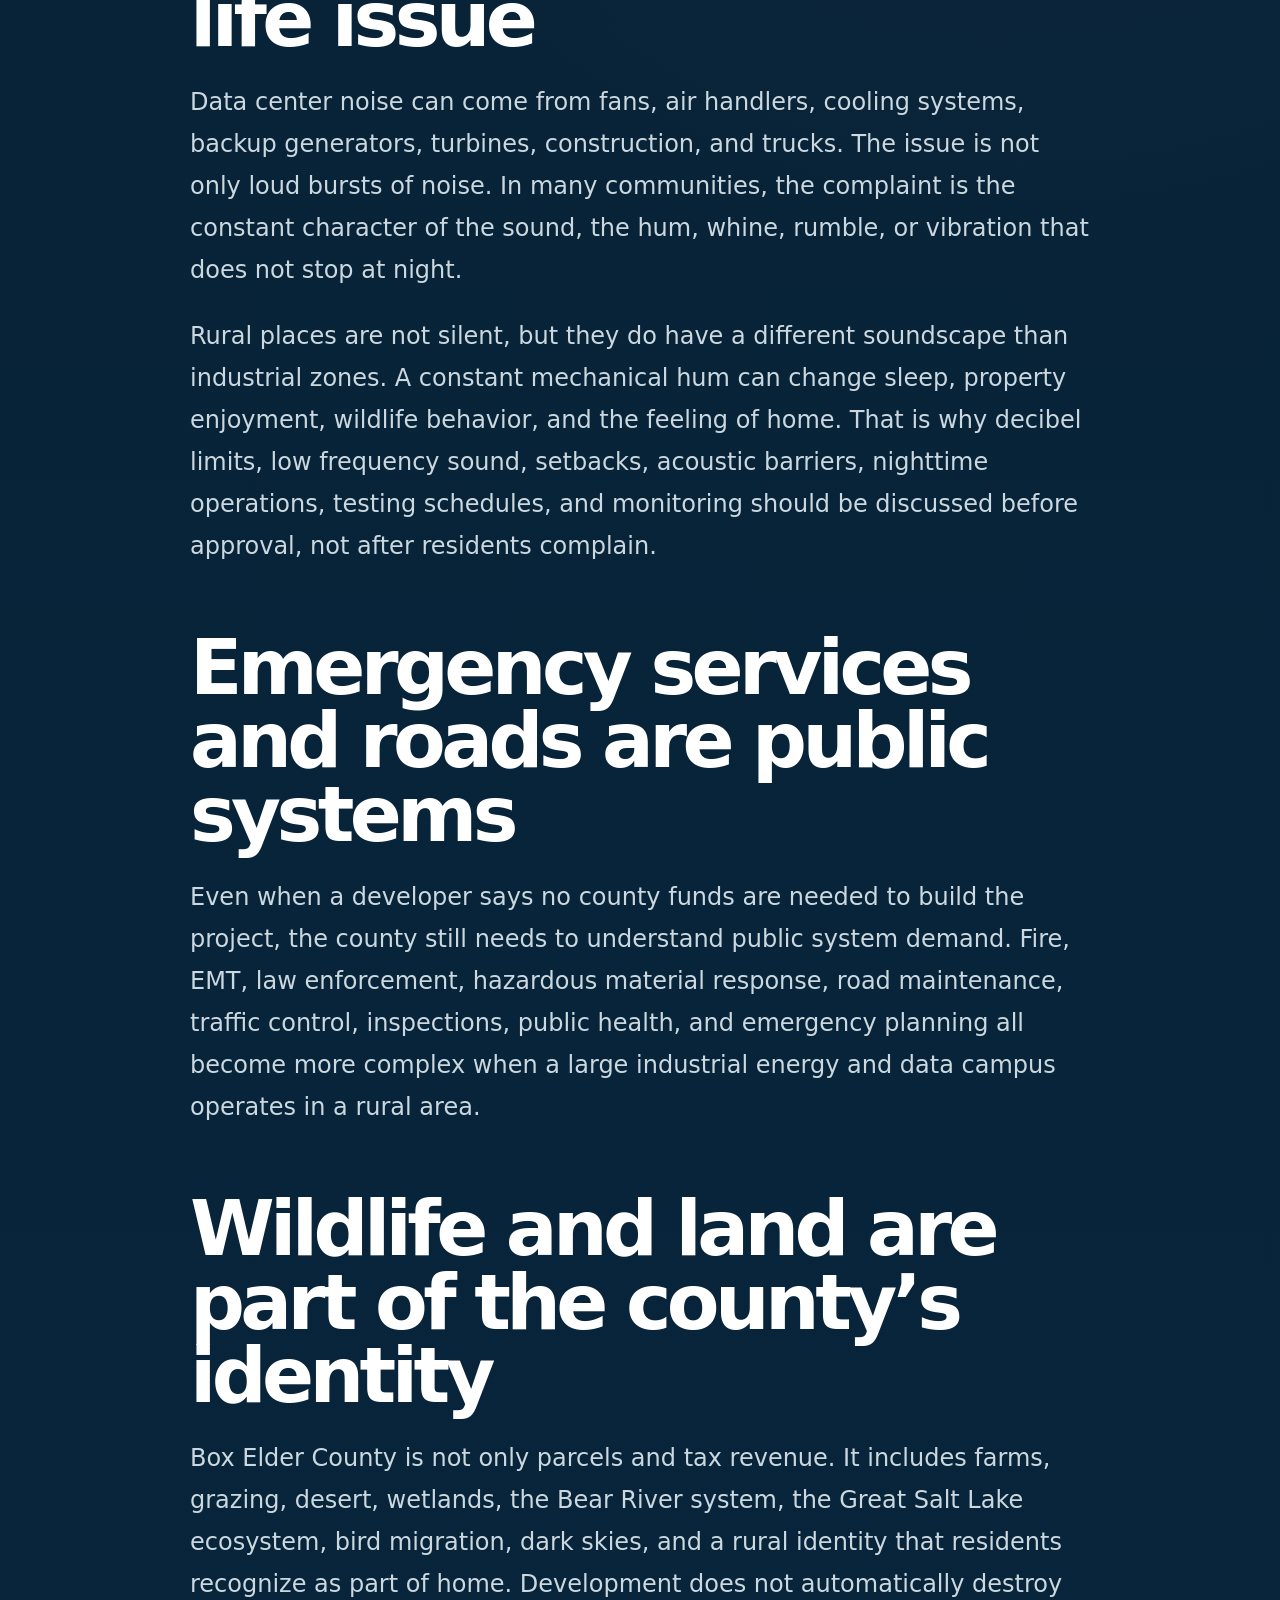
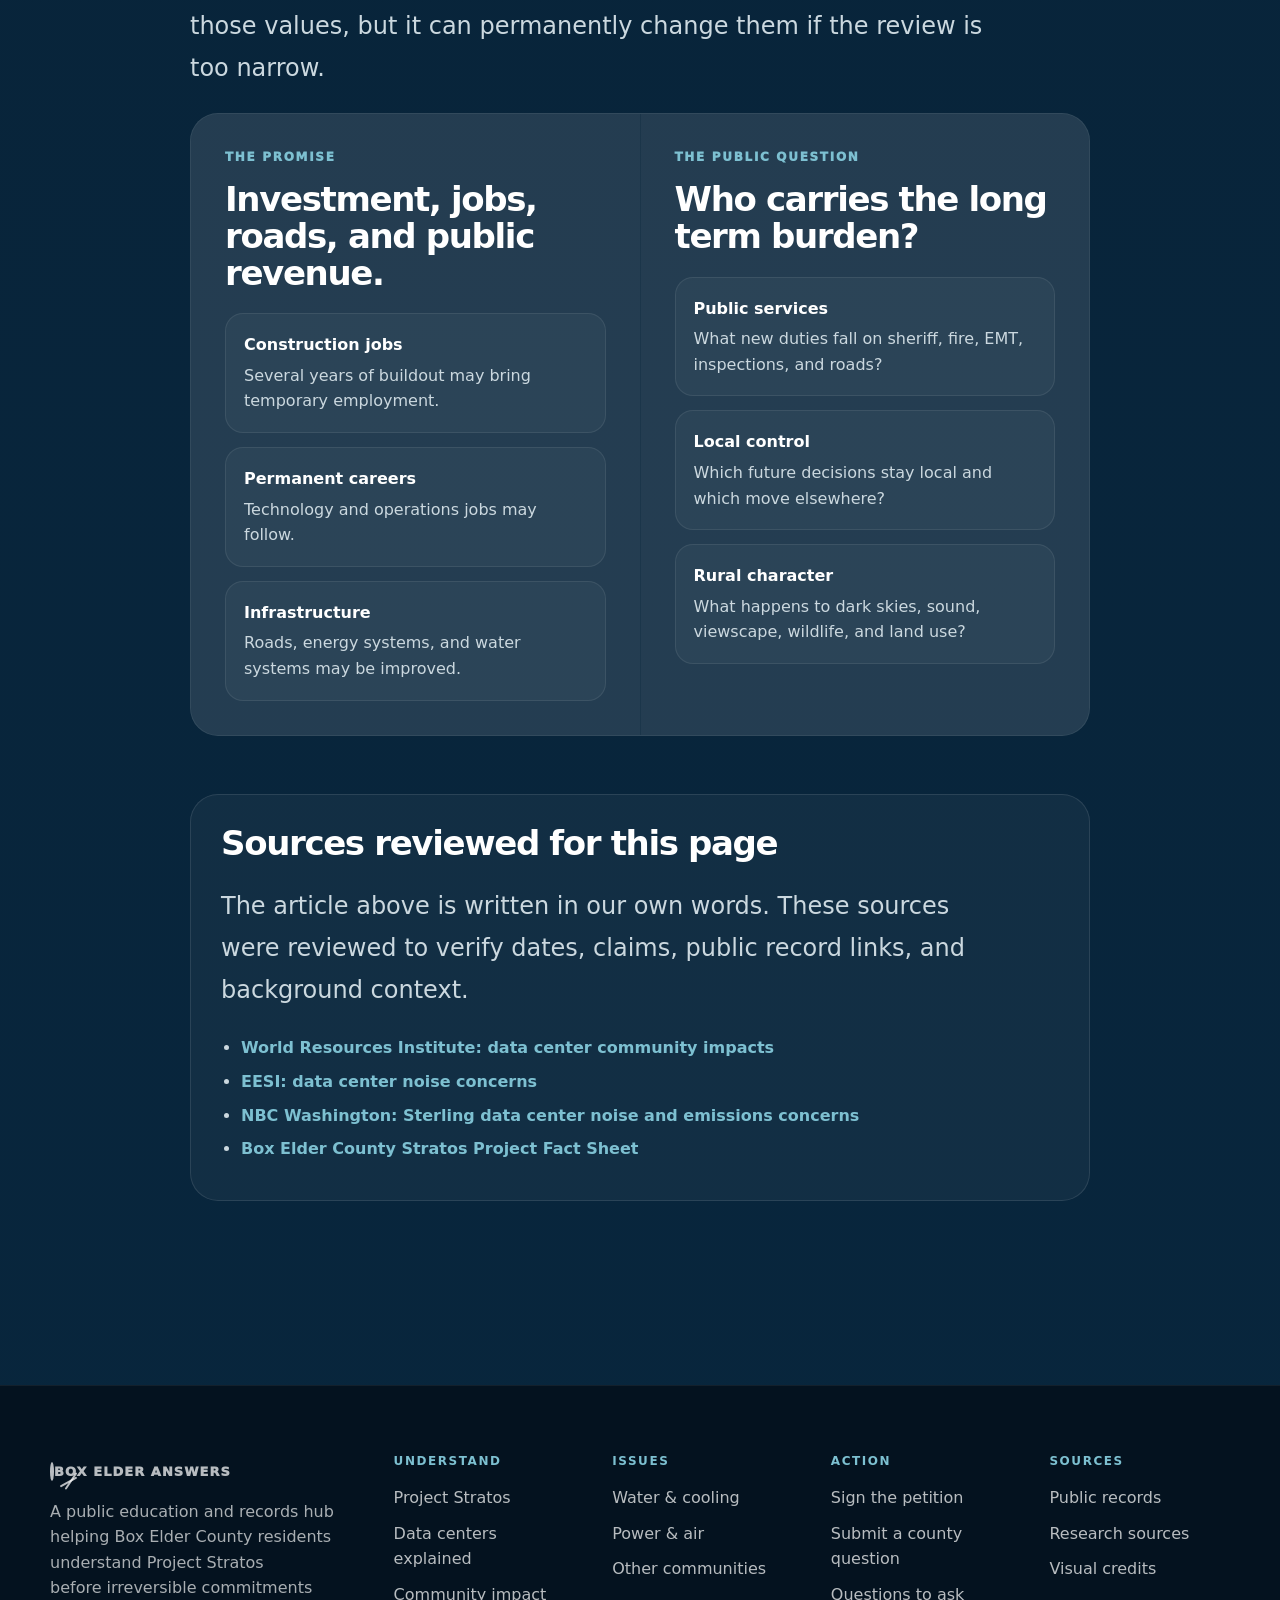
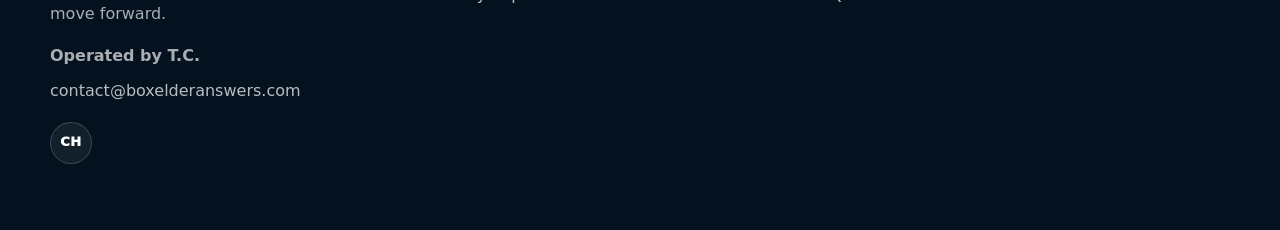
<file: community-impact.html>
<!DOCTYPE html>
<html lang="en"><head><meta charset="utf-8"/><meta content="width=device-width, initial-scale=1" name="viewport"/><title>Community impact | Box Elder Answers</title><meta content="Box Elder Answers public education and records hub for Project Stratos." name="description"/><meta content="Community impact | Box Elder Answers" property="og:title"/><meta content="Box Elder Answers public education and records hub for Project Stratos." property="og:description"/><meta content="website" property="og:type"/><meta content="#03111f" name="theme-color"/><link href="https://www.fws.gov" rel="preconnect"/><link href="https://d9-wret.s3.us-west-2.amazonaws.com" rel="preconnect"/><link href="styles.css" rel="stylesheet"/></head><body><a class="skip-link" href="#main">Skip to content</a>
<header class="site-header">
<nav aria-label="Primary navigation" class="nav">
<a class="brand" href="index.html"><i aria-hidden="true" class="brand-mark"></i><span>Box Elder Answers</span></a>
<button aria-expanded="false" class="mobile-toggle">Menu</button>
<div class="nav-links">
<a href="project-stratos.html">Stratos</a>
<a href="data-centers-explained.html">Data centers</a>
<a href="water.html">Water</a>
<a href="power-air.html">Power &amp; air</a>
<a href="case-studies.html">Other communities</a>
<a href="records.html">Records</a>
<a class="nav-cta" href="https://www.change.org/p/pause-project-stratos-now-box-elder-deserves-answers">Sign petition</a>
</div>
</nav>
</header>
<main id="main">
<section class="page-hero" style='--page-bg:url("https://www.fws.gov/sites/default/files/styles/max_1300x1300/public/images/2026-01/tundra-swans-tom-koerner-usfws.jpg?itok=1BRsZ29Q")'><div class="section"><div class="breadcrumb">Community impact</div><h1>What changes when industrial infrastructure meets rural land?</h1><p>Noise, light, roads, heat, emergency services, construction traffic, wildlife, and local identity are not side issues. They are the lived experience of the project.</p></div></section>
<article class="article"><p>Large infrastructure projects are often explained through jobs and tax revenue. Those benefits matter, but they are not the whole story. A rural county also has to live with the physical project: construction traffic, road wear, security fencing, lighting, industrial noise, emergency response needs, utility corridors, dust, drainage, substations, pipelines, transmission, and a permanent change in how land is used.</p><p>Data centers can be especially difficult for communities to evaluate because much of the harm is not dramatic at first glance. A facility may look like a large box, but the real impacts come from the systems that keep it alive: cooling equipment, fans, generators, turbines, electrical infrastructure, and 24/7 operations.</p><h2>Noise is a quality of life issue</h2><p>Data center noise can come from fans, air handlers, cooling systems, backup generators, turbines, construction, and trucks. The issue is not only loud bursts of noise. In many communities, the complaint is the constant character of the sound, the hum, whine, rumble, or vibration that does not stop at night.</p><p>Rural places are not silent, but they do have a different soundscape than industrial zones. A constant mechanical hum can change sleep, property enjoyment, wildlife behavior, and the feeling of home. That is why decibel limits, low frequency sound, setbacks, acoustic barriers, nighttime operations, testing schedules, and monitoring should be discussed before approval, not after residents complain.</p><h2>Emergency services and roads are public systems</h2><p>Even when a developer says no county funds are needed to build the project, the county still needs to understand public system demand. Fire, EMT, law enforcement, hazardous material response, road maintenance, traffic control, inspections, public health, and emergency planning all become more complex when a large industrial energy and data campus operates in a rural area.</p><h2>Wildlife and land are part of the county’s identity</h2><p>Box Elder County is not only parcels and tax revenue. It includes farms, grazing, desert, wetlands, the Bear River system, the Great Salt Lake ecosystem, bird migration, dark skies, and a rural identity that residents recognize as part of home. Development does not automatically destroy those values, but it can permanently change them if the review is too narrow.</p><div class="compare"><div class="compare-col"><div class="label">The promise</div><h3>Investment, jobs, roads, and public revenue.</h3><div class="compare-list"><div class="compare-item"><strong>Construction jobs</strong> Several years of buildout may bring temporary employment.</div><div class="compare-item"><strong>Permanent careers</strong> Technology and operations jobs may follow.</div><div class="compare-item"><strong>Infrastructure</strong> Roads, energy systems, and water systems may be improved.</div></div></div><div class="compare-col"><div class="label">The public question</div><h3>Who carries the long term burden?</h3><div class="compare-list"><div class="compare-item"><strong>Public services</strong> What new duties fall on sheriff, fire, EMT, inspections, and roads?</div><div class="compare-item"><strong>Local control</strong> Which future decisions stay local and which move elsewhere?</div><div class="compare-item"><strong>Rural character</strong> What happens to dark skies, sound, viewscape, wildlife, and land use?</div></div></div></div><div class="source-box"><h3>Sources reviewed for this page</h3><p class="muted">The article above is written in our own words. These sources were reviewed to verify dates, claims, public record links, and background context.</p><ul><li><a href="https://www.wri.org/insights/us-data center-growth-impacts">World Resources Institute: data center community impacts</a></li><li><a href="https://www.eesi.org/articles/view/communities-are-raising-noise-pollution-concernsabout-data centers">EESI: data center noise concerns</a></li><li><a href="https://www.nbcwashington.com/news/local/northern-virginia/amid-constant-data center-noise-sterling-residents-also-worry-about-health-impact/4091393/">NBC Washington: Sterling data center noise and emissions concerns</a></li><li><a href="https://www.boxeldercountyut.gov/647/Stratos-Project-Fact-Sheet">Box Elder County Stratos Project Fact Sheet</a></li></ul></div></article></main>
<footer class="footer">
<div class="footer-inner">
<div><a class="brand" href="index.html"><i aria-hidden="true" class="brand-mark"></i><span>Box Elder Answers</span></a><p>A public education and records hub helping Box Elder County residents understand Project Stratos before irreversible commitments move forward.</p><p><strong>Operated by T.C.</strong><br/><a href="mailto:contact@boxelderanswers.com">contact@boxelderanswers.com</a></p></div>
<div><h4>Understand</h4><a href="project-stratos.html">Project Stratos</a><a href="data-centers-explained.html">Data centers explained</a><a href="community-impact.html">Community impact</a></div>
<div><h4>Issues</h4><a href="water.html">Water &amp; cooling</a><a href="power-air.html">Power &amp; air</a><a href="case-studies.html">Other communities</a></div>
<div><h4>Action</h4><a href="https://www.change.org/p/pause-project-stratos-now-box-elder-deserves-answers">Sign the petition</a><a href="https://www.boxeldercountyut.gov/641/Stratos-Project">Submit a county question</a><a href="questions.html">Questions to ask</a></div>
<div><h4>Sources</h4><a href="records.html">Public records</a><a href="sources.html">Research sources</a><a href="sources.html#visuals">Visual credits</a></div>
</div>
</footer>
<script src="content-codes.js"></script>
<script src="main.js"></script></body></html>
</file>
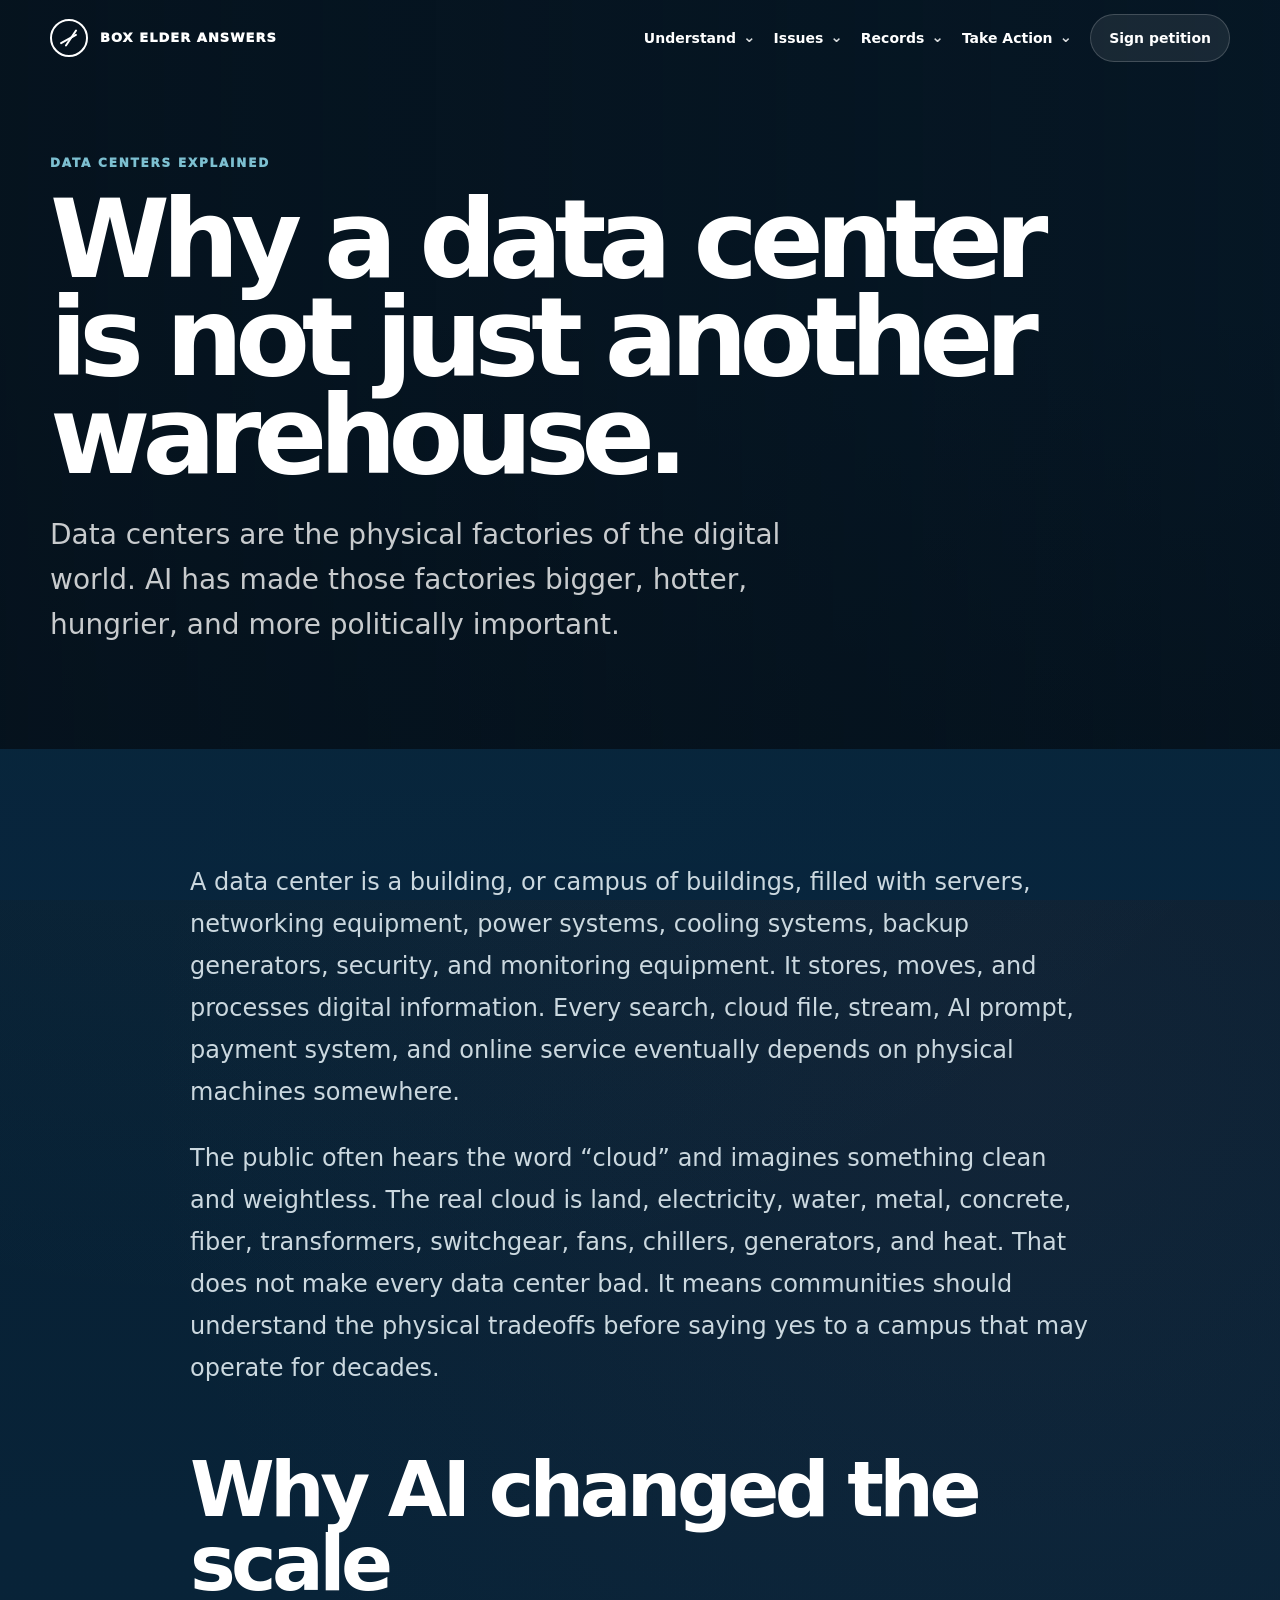
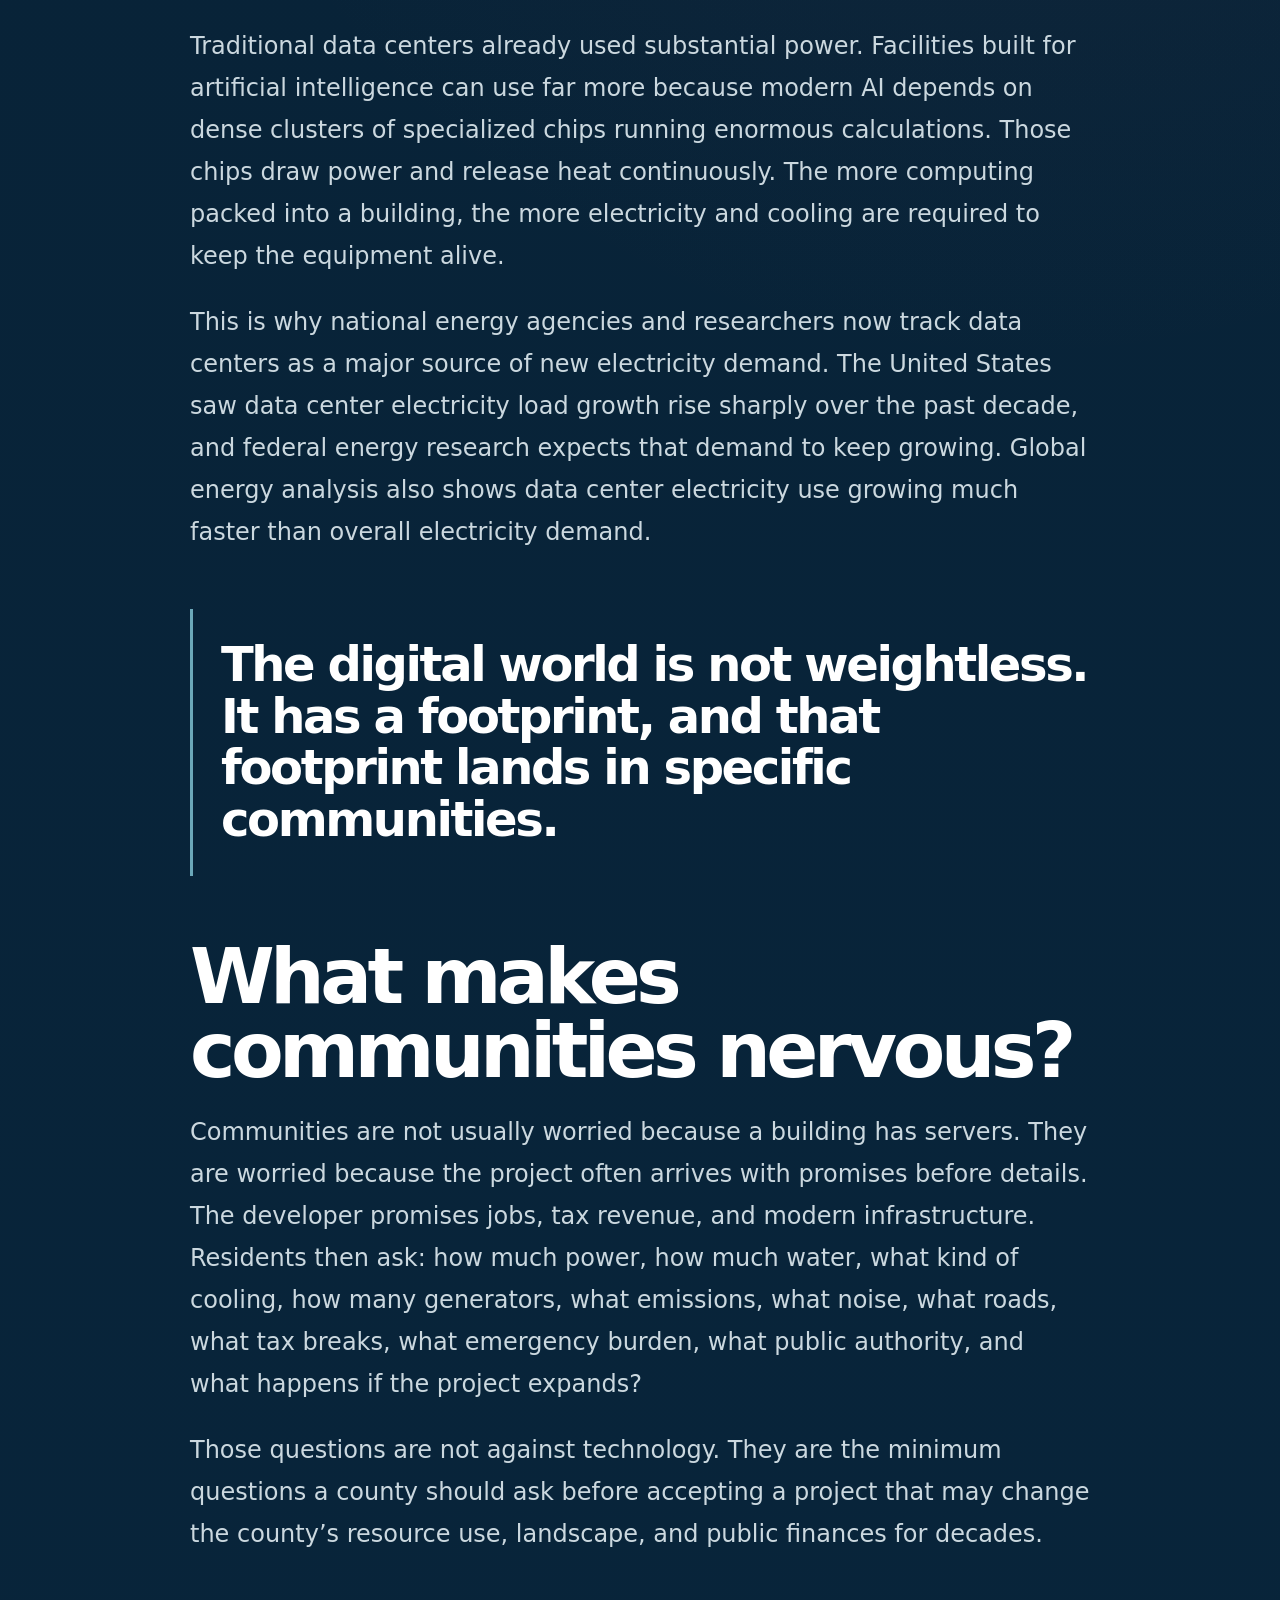
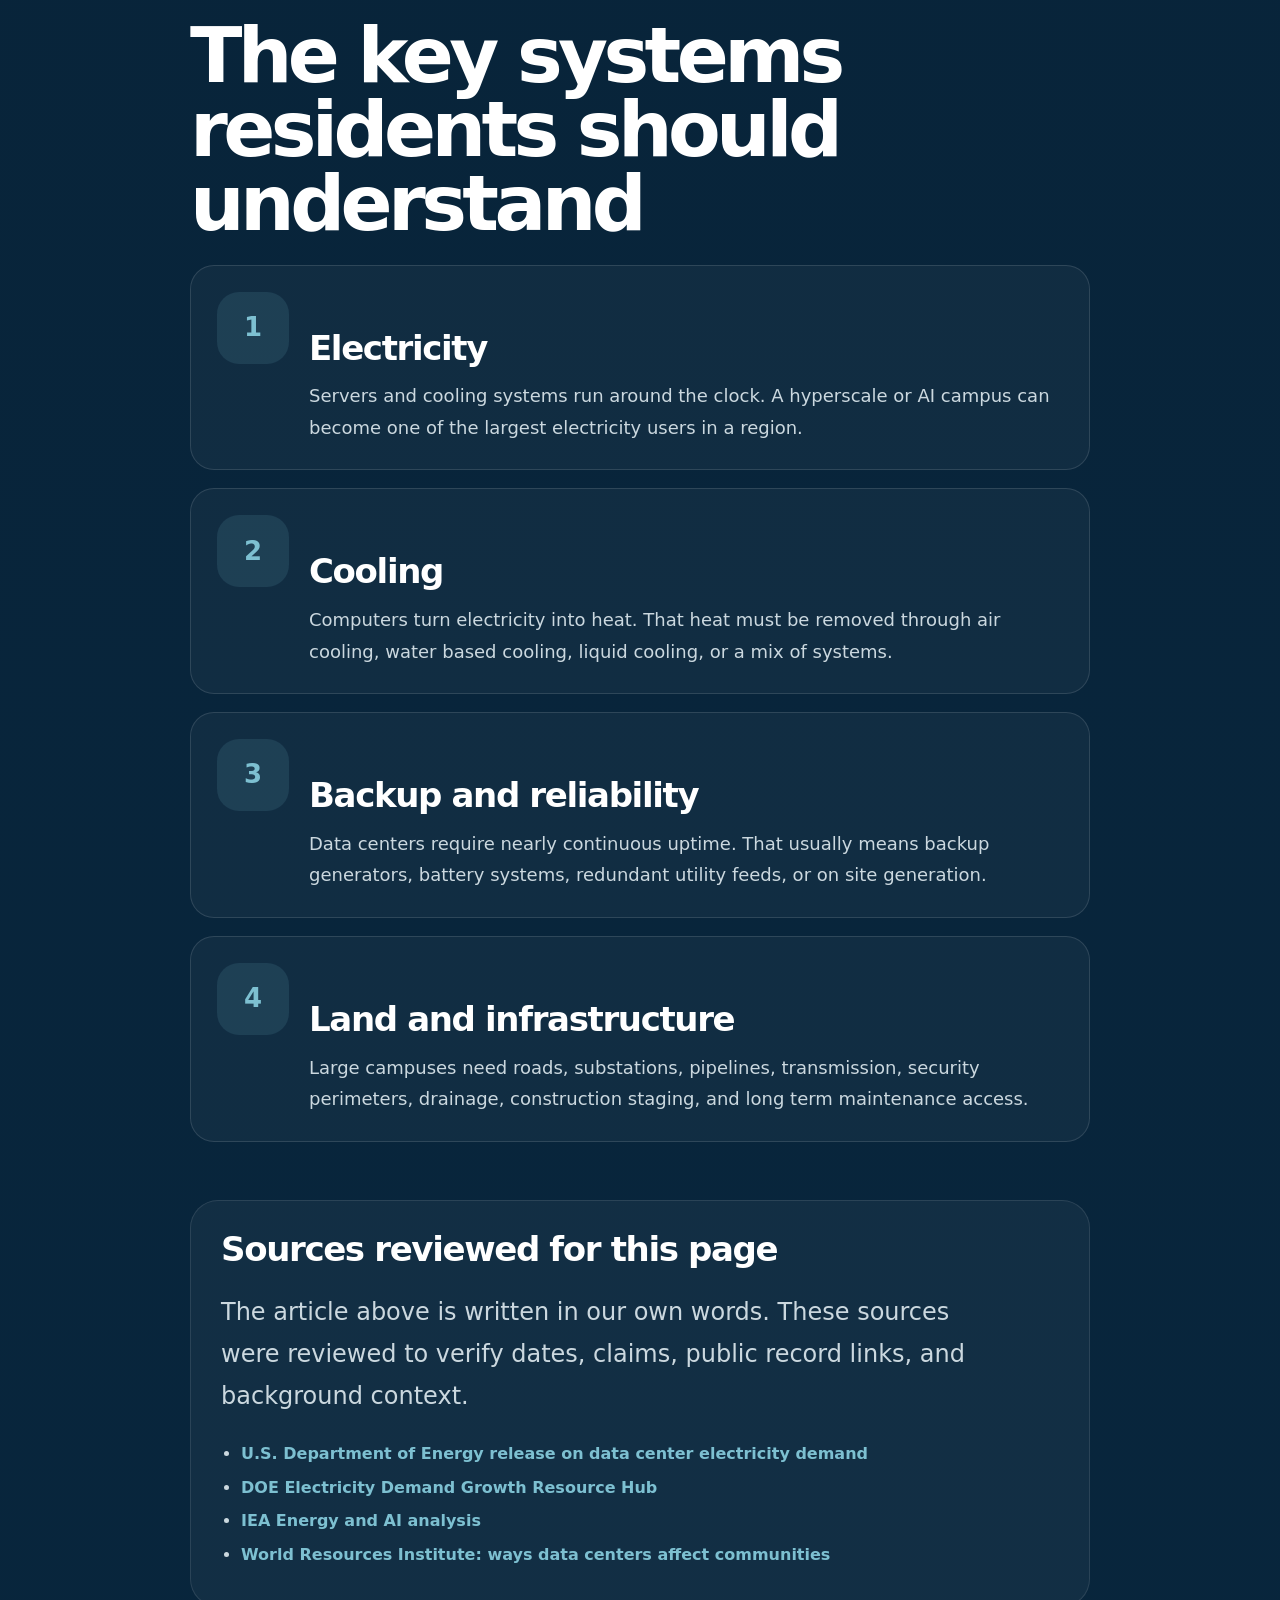
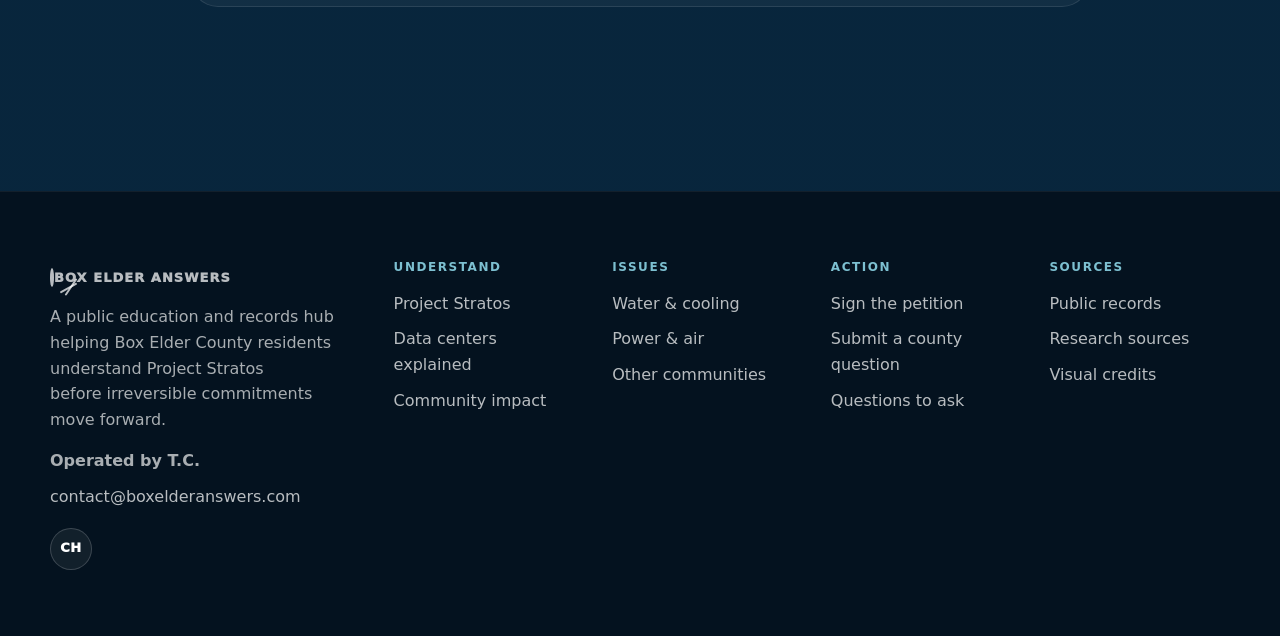
<file: data-centers-explained.html>
<!DOCTYPE html>
<html lang="en"><head><meta charset="utf-8"/><meta content="width=device-width, initial-scale=1" name="viewport"/><title>Data centers explained | Box Elder Answers</title><meta content="Box Elder Answers public education and records hub for Project Stratos." name="description"/><meta content="Data centers explained | Box Elder Answers" property="og:title"/><meta content="Box Elder Answers public education and records hub for Project Stratos." property="og:description"/><meta content="website" property="og:type"/><meta content="#03111f" name="theme-color"/><link href="https://www.fws.gov" rel="preconnect"/><link href="https://d9-wret.s3.us-west-2.amazonaws.com" rel="preconnect"/><link href="styles.css" rel="stylesheet"/></head><body><a class="skip-link" href="#main">Skip to content</a>
<header class="site-header">
<nav aria-label="Primary navigation" class="nav">
<a class="brand" href="index.html"><i aria-hidden="true" class="brand-mark"></i><span>Box Elder Answers</span></a>
<button aria-expanded="false" class="mobile-toggle">Menu</button>
<div class="nav-links">
<a href="project-stratos.html">Stratos</a>
<a href="data-centers-explained.html">Data centers</a>
<a href="water.html">Water</a>
<a href="power-air.html">Power &amp; air</a>
<a href="case-studies.html">Other communities</a>
<a href="records.html">Records</a>
<a class="nav-cta" href="https://www.change.org/p/pause-project-stratos-now-box-elder-deserves-answers">Sign petition</a>
</div>
</nav>
</header>
<main id="main">
<section class="page-hero" style='--page-bg:url("https://www.fws.gov/sites/default/files/styles/max_1300x1300/public/images/2025-09/visitor-center-from-dock-at-bear-river-migratory-bird-refuge-usfws.jpg?itok=euz0qzvK")'><div class="section"><div class="breadcrumb">Data centers explained</div><h1>Why a data center is not just another warehouse.</h1><p>Data centers are the physical factories of the digital world. AI has made those factories bigger, hotter, hungrier, and more politically important.</p></div></section>
<article class="article"><p>A data center is a building, or campus of buildings, filled with servers, networking equipment, power systems, cooling systems, backup generators, security, and monitoring equipment. It stores, moves, and processes digital information. Every search, cloud file, stream, AI prompt, payment system, and online service eventually depends on physical machines somewhere.</p><p>The public often hears the word “cloud” and imagines something clean and weightless. The real cloud is land, electricity, water, metal, concrete, fiber, transformers, switchgear, fans, chillers, generators, and heat. That does not make every data center bad. It means communities should understand the physical tradeoffs before saying yes to a campus that may operate for decades.</p><h2>Why AI changed the scale</h2><p>Traditional data centers already used substantial power. Facilities built for artificial intelligence can use far more because modern AI depends on dense clusters of specialized chips running enormous calculations. Those chips draw power and release heat continuously. The more computing packed into a building, the more electricity and cooling are required to keep the equipment alive.</p><p>This is why national energy agencies and researchers now track data centers as a major source of new electricity demand. The United States saw data center electricity load growth rise sharply over the past decade, and federal energy research expects that demand to keep growing. Global energy analysis also shows data center electricity use growing much faster than overall electricity demand.</p><div class="pullquote">The digital world is not weightless. It has a footprint, and that footprint lands in specific communities.</div><h2>What makes communities nervous?</h2><p>Communities are not usually worried because a building has servers. They are worried because the project often arrives with promises before details. The developer promises jobs, tax revenue, and modern infrastructure. Residents then ask: how much power, how much water, what kind of cooling, how many generators, what emissions, what noise, what roads, what tax breaks, what emergency burden, what public authority, and what happens if the project expands?</p><p>Those questions are not against technology. They are the minimum questions a county should ask before accepting a project that may change the county’s resource use, landscape, and public finances for decades.</p><h2>The key systems residents should understand</h2><div class="issue-list"><div class="issue"><b>1</b><div><h3>Electricity</h3><p>Servers and cooling systems run around the clock. A hyperscale or AI campus can become one of the largest electricity users in a region.</p></div></div><div class="issue"><b>2</b><div><h3>Cooling</h3><p>Computers turn electricity into heat. That heat must be removed through air cooling, water based cooling, liquid cooling, or a mix of systems.</p></div></div><div class="issue"><b>3</b><div><h3>Backup and reliability</h3><p>Data centers require nearly continuous uptime. That usually means backup generators, battery systems, redundant utility feeds, or on site generation.</p></div></div><div class="issue"><b>4</b><div><h3>Land and infrastructure</h3><p>Large campuses need roads, substations, pipelines, transmission, security perimeters, drainage, construction staging, and long term maintenance access.</p></div></div></div><div class="source-box"><h3>Sources reviewed for this page</h3><p class="muted">The article above is written in our own words. These sources were reviewed to verify dates, claims, public record links, and background context.</p><ul><li><a href="https://www.energy.gov/articles/doe-releases-new-report-evaluating-increase-electricity-demand-data centers">U.S. Department of Energy release on data center electricity demand</a></li><li><a href="https://www.energy.gov/policy/electricity-demand-growth-resource-hub">DOE Electricity Demand Growth Resource Hub</a></li><li><a href="https://www.iea.org/reports/energy-and-ai/energy-demand-from-ai">IEA Energy and AI analysis</a></li><li><a href="https://www.wri.org/insights/us-data center-growth-impacts">World Resources Institute: ways data centers affect communities</a></li></ul></div></article></main>
<footer class="footer">
<div class="footer-inner">
<div><a class="brand" href="index.html"><i aria-hidden="true" class="brand-mark"></i><span>Box Elder Answers</span></a><p>A public education and records hub helping Box Elder County residents understand Project Stratos before irreversible commitments move forward.</p><p><strong>Operated by T.C.</strong><br/><a href="mailto:contact@boxelderanswers.com">contact@boxelderanswers.com</a></p></div>
<div><h4>Understand</h4><a href="project-stratos.html">Project Stratos</a><a href="data-centers-explained.html">Data centers explained</a><a href="community-impact.html">Community impact</a></div>
<div><h4>Issues</h4><a href="water.html">Water &amp; cooling</a><a href="power-air.html">Power &amp; air</a><a href="case-studies.html">Other communities</a></div>
<div><h4>Action</h4><a href="https://www.change.org/p/pause-project-stratos-now-box-elder-deserves-answers">Sign the petition</a><a href="https://www.boxeldercountyut.gov/641/Stratos-Project">Submit a county question</a><a href="questions.html">Questions to ask</a></div>
<div><h4>Sources</h4><a href="records.html">Public records</a><a href="sources.html">Research sources</a><a href="sources.html#visuals">Visual credits</a></div>
</div>
</footer>
<script src="content-codes.js"></script>
<script src="main.js"></script></body></html>
</file>
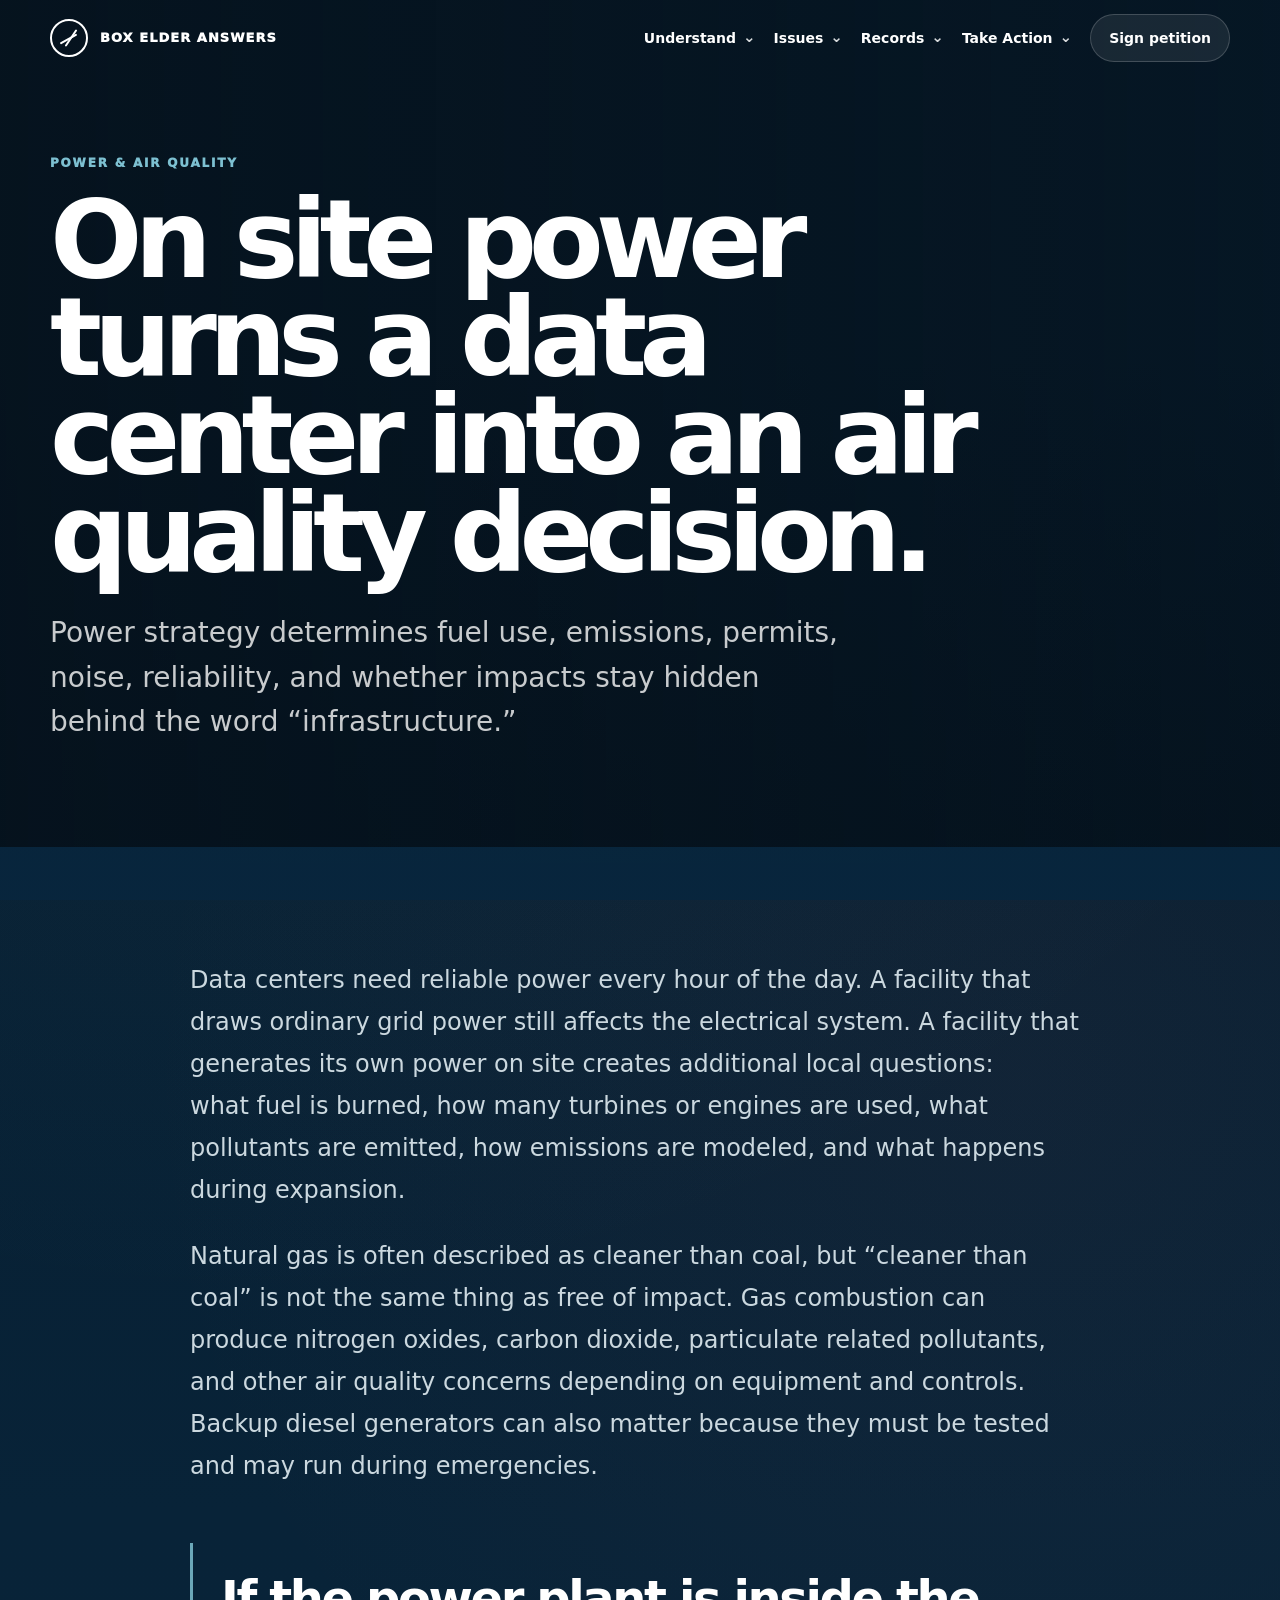
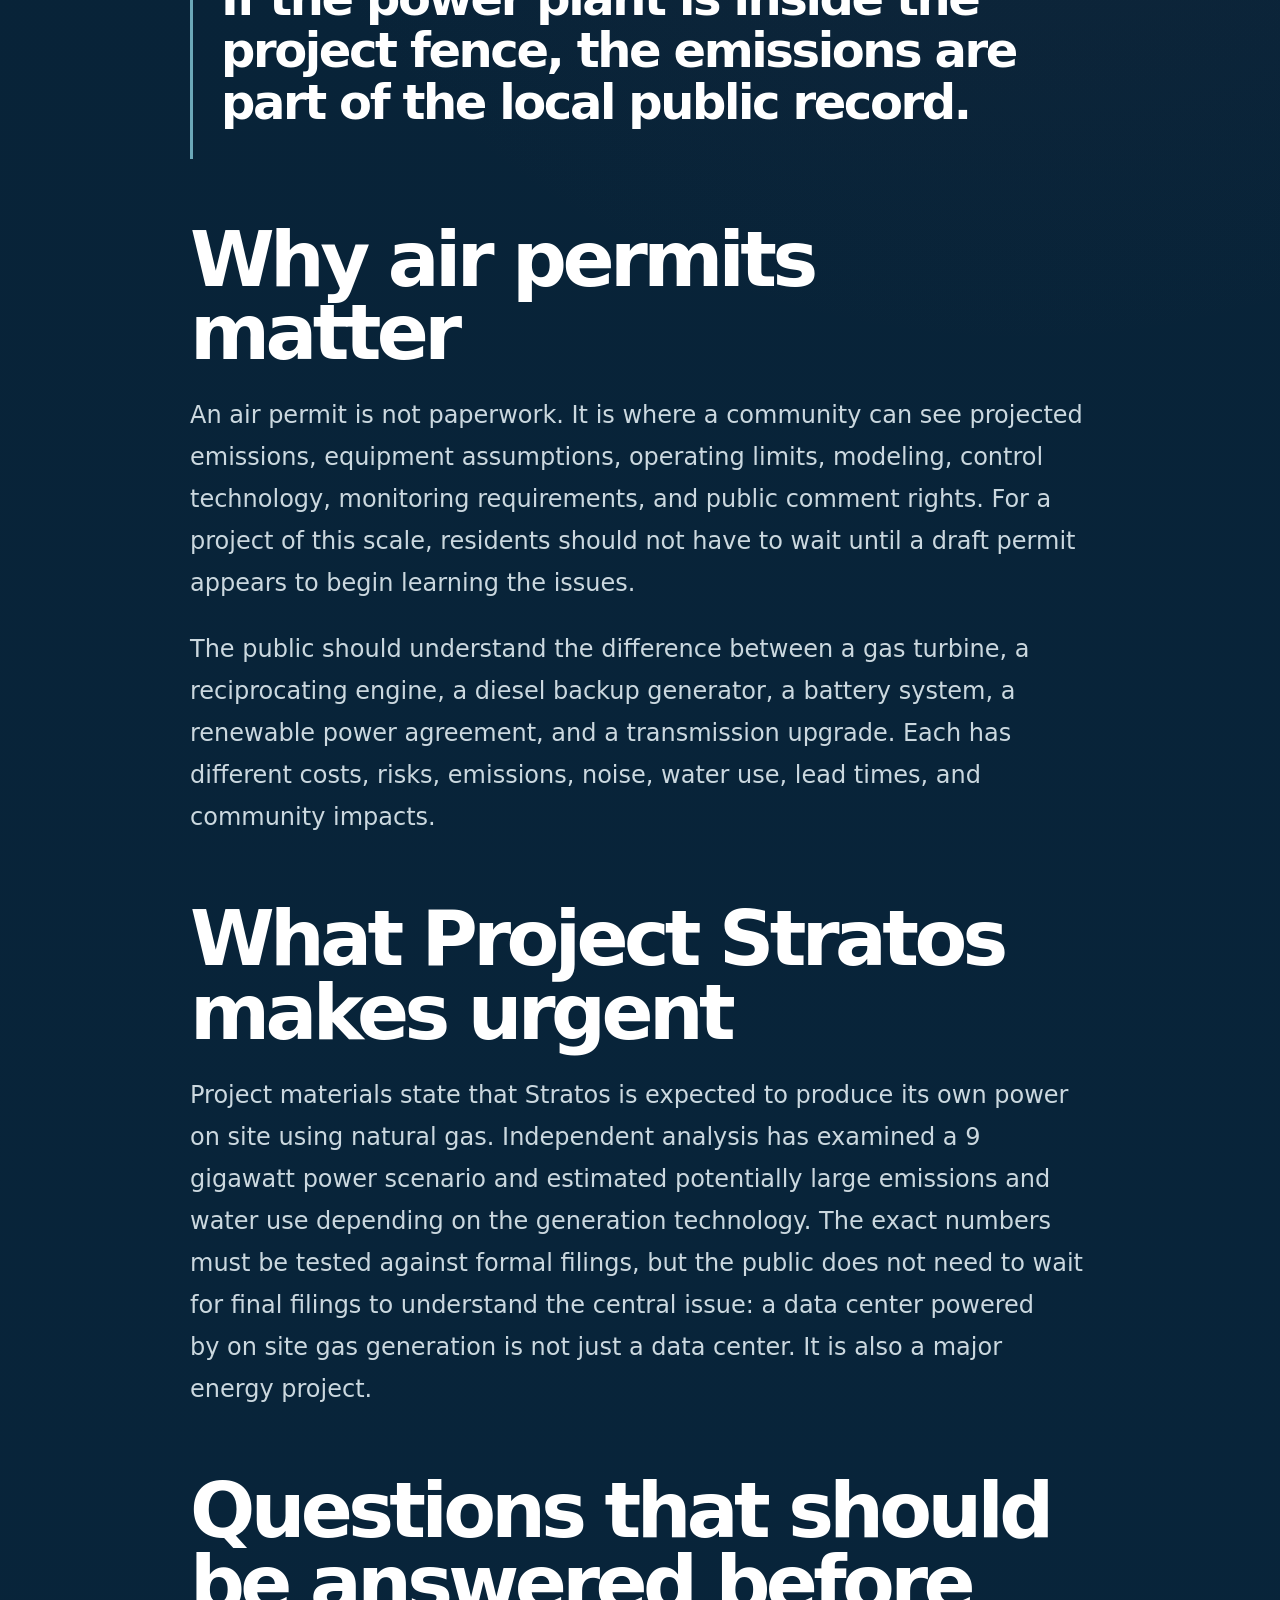
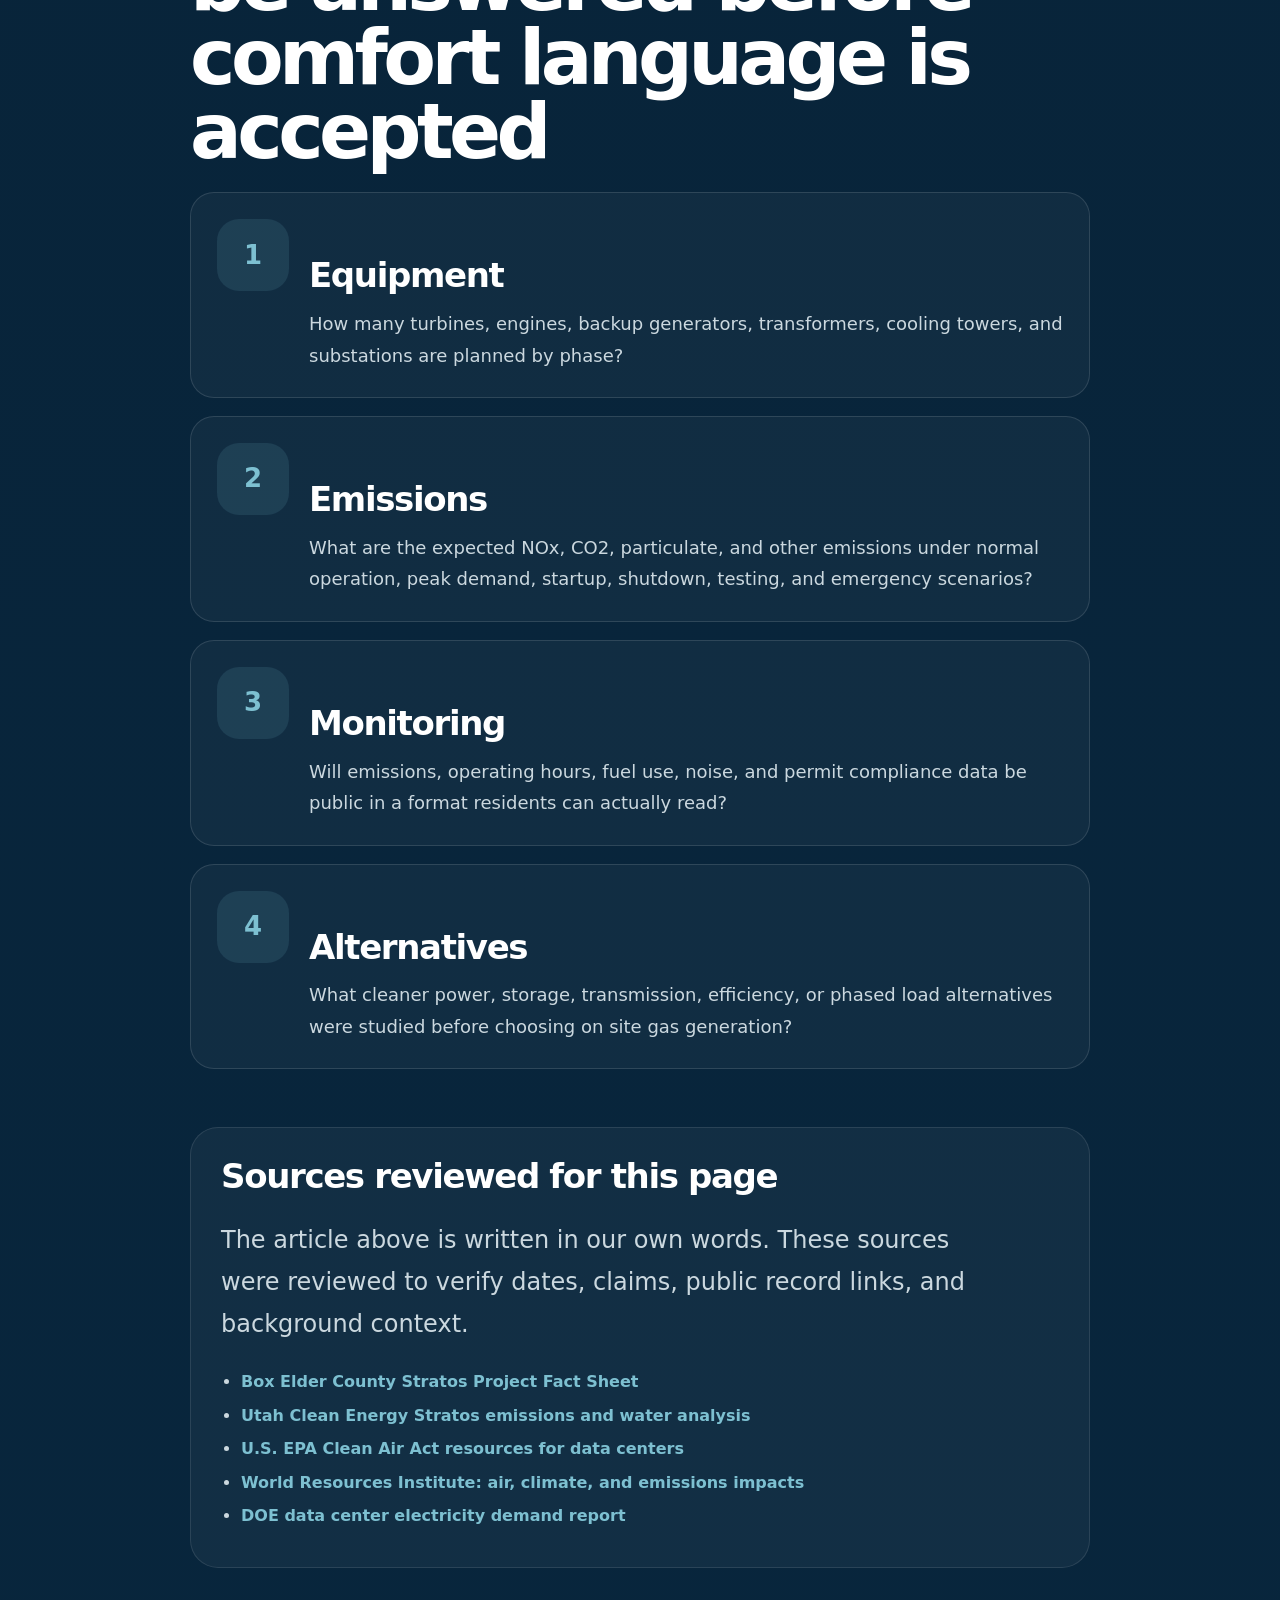
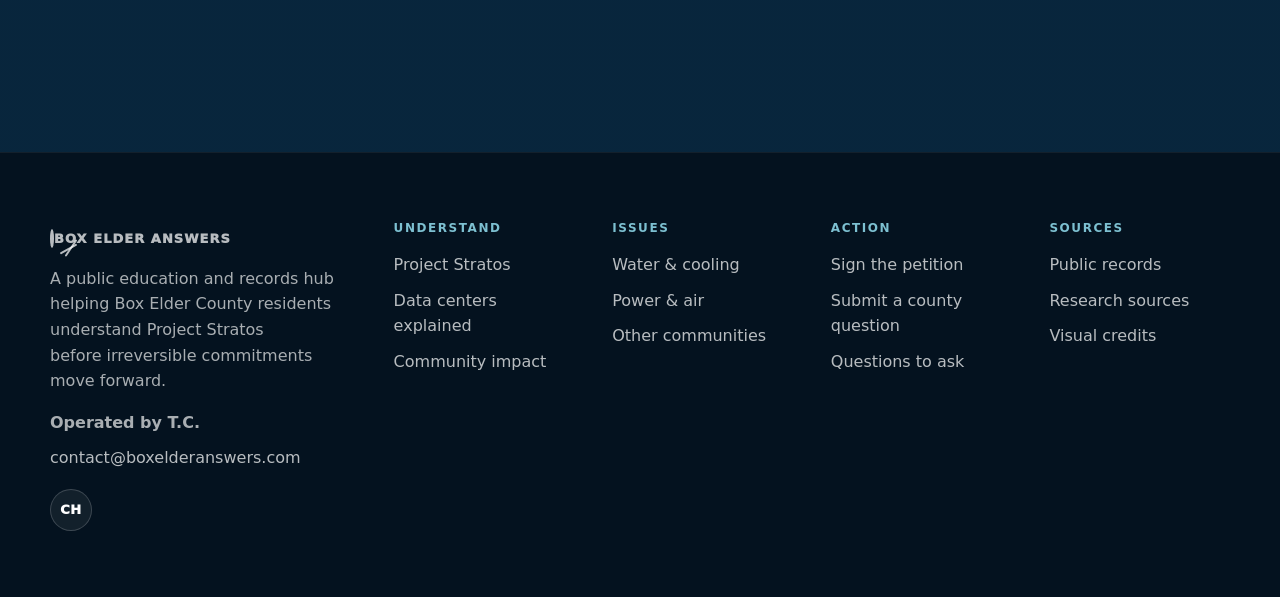
<file: power-air.html>
<!DOCTYPE html>
<html lang="en"><head><meta charset="utf-8"/><meta content="width=device-width, initial-scale=1" name="viewport"/><title>Power &amp; air quality | Box Elder Answers</title><meta content="Box Elder Answers public education and records hub for Project Stratos." name="description"/><meta content="Power &amp; air quality | Box Elder Answers" property="og:title"/><meta content="Box Elder Answers public education and records hub for Project Stratos." property="og:description"/><meta content="website" property="og:type"/><meta content="#03111f" name="theme-color"/><link href="https://www.fws.gov" rel="preconnect"/><link href="https://d9-wret.s3.us-west-2.amazonaws.com" rel="preconnect"/><link href="styles.css" rel="stylesheet"/></head><body><a class="skip-link" href="#main">Skip to content</a>
<header class="site-header">
<nav aria-label="Primary navigation" class="nav">
<a class="brand" href="index.html"><i aria-hidden="true" class="brand-mark"></i><span>Box Elder Answers</span></a>
<button aria-expanded="false" class="mobile-toggle">Menu</button>
<div class="nav-links">
<a href="project-stratos.html">Stratos</a>
<a href="data-centers-explained.html">Data centers</a>
<a href="water.html">Water</a>
<a href="power-air.html">Power &amp; air</a>
<a href="case-studies.html">Other communities</a>
<a href="records.html">Records</a>
<a class="nav-cta" href="https://www.change.org/p/pause-project-stratos-now-box-elder-deserves-answers">Sign petition</a>
</div>
</nav>
</header>
<main id="main">
<section class="page-hero" style='--page-bg:url("https://www.fws.gov/sites/default/files/styles/max_1300x1300/public/2023-07/sunset%20of%20bear%20river%20mig%20bird%20refuge%20in%20utah%20sandra%20uecker%20usfws%20june%2012%202021.jpg?itok=Q9WLtNtS")'><div class="section"><div class="breadcrumb">Power &amp; air quality</div><h1>On site power turns a data center into an air quality decision.</h1><p>Power strategy determines fuel use, emissions, permits, noise, reliability, and whether impacts stay hidden behind the word “infrastructure.”</p></div></section>
<article class="article"><p>Data centers need reliable power every hour of the day. A facility that draws ordinary grid power still affects the electrical system. A facility that generates its own power on site creates additional local questions: what fuel is burned, how many turbines or engines are used, what pollutants are emitted, how emissions are modeled, and what happens during expansion.</p><p>Natural gas is often described as cleaner than coal, but “cleaner than coal” is not the same thing as free of impact. Gas combustion can produce nitrogen oxides, carbon dioxide, particulate related pollutants, and other air quality concerns depending on equipment and controls. Backup diesel generators can also matter because they must be tested and may run during emergencies.</p><div class="pullquote">If the power plant is inside the project fence, the emissions are part of the local public record.</div><h2>Why air permits matter</h2><p>An air permit is not paperwork. It is where a community can see projected emissions, equipment assumptions, operating limits, modeling, control technology, monitoring requirements, and public comment rights. For a project of this scale, residents should not have to wait until a draft permit appears to begin learning the issues.</p><p>The public should understand the difference between a gas turbine, a reciprocating engine, a diesel backup generator, a battery system, a renewable power agreement, and a transmission upgrade. Each has different costs, risks, emissions, noise, water use, lead times, and community impacts.</p><h2>What Project Stratos makes urgent</h2><p>Project materials state that Stratos is expected to produce its own power on site using natural gas. Independent analysis has examined a 9 gigawatt power scenario and estimated potentially large emissions and water use depending on the generation technology. The exact numbers must be tested against formal filings, but the public does not need to wait for final filings to understand the central issue: a data center powered by on site gas generation is not just a data center. It is also a major energy project.</p><h2>Questions that should be answered before comfort language is accepted</h2><div class="issue-list"><div class="issue"><b>1</b><div><h3>Equipment</h3><p>How many turbines, engines, backup generators, transformers, cooling towers, and substations are planned by phase?</p></div></div><div class="issue"><b>2</b><div><h3>Emissions</h3><p>What are the expected NOx, CO2, particulate, and other emissions under normal operation, peak demand, startup, shutdown, testing, and emergency scenarios?</p></div></div><div class="issue"><b>3</b><div><h3>Monitoring</h3><p>Will emissions, operating hours, fuel use, noise, and permit compliance data be public in a format residents can actually read?</p></div></div><div class="issue"><b>4</b><div><h3>Alternatives</h3><p>What cleaner power, storage, transmission, efficiency, or phased load alternatives were studied before choosing on site gas generation?</p></div></div></div><div class="source-box"><h3>Sources reviewed for this page</h3><p class="muted">The article above is written in our own words. These sources were reviewed to verify dates, claims, public record links, and background context.</p><ul><li><a href="https://www.boxeldercountyut.gov/647/Stratos-Project-Fact-Sheet">Box Elder County Stratos Project Fact Sheet</a></li><li><a href="https://utahcleanenergy.org/estimated-emissions-and-water-consumption-from-the-proposed-stratos-data center/">Utah Clean Energy Stratos emissions and water analysis</a></li><li><a href="https://www.epa.gov/stationary-sources-air-pollution/clean-air-act-resources-data centers">U.S. EPA Clean Air Act resources for data centers</a></li><li><a href="https://www.wri.org/insights/us-data center-growth-impacts">World Resources Institute: air, climate, and emissions impacts</a></li><li><a href="https://www.energy.gov/articles/doe-releases-new-report-evaluating-increase-electricity-demand-data centers">DOE data center electricity demand report</a></li></ul></div></article></main>
<footer class="footer">
<div class="footer-inner">
<div><a class="brand" href="index.html"><i aria-hidden="true" class="brand-mark"></i><span>Box Elder Answers</span></a><p>A public education and records hub helping Box Elder County residents understand Project Stratos before irreversible commitments move forward.</p><p><strong>Operated by T.C.</strong><br/><a href="mailto:contact@boxelderanswers.com">contact@boxelderanswers.com</a></p></div>
<div><h4>Understand</h4><a href="project-stratos.html">Project Stratos</a><a href="data-centers-explained.html">Data centers explained</a><a href="community-impact.html">Community impact</a></div>
<div><h4>Issues</h4><a href="water.html">Water &amp; cooling</a><a href="power-air.html">Power &amp; air</a><a href="case-studies.html">Other communities</a></div>
<div><h4>Action</h4><a href="https://www.change.org/p/pause-project-stratos-now-box-elder-deserves-answers">Sign the petition</a><a href="https://www.boxeldercountyut.gov/641/Stratos-Project">Submit a county question</a><a href="questions.html">Questions to ask</a></div>
<div><h4>Sources</h4><a href="records.html">Public records</a><a href="sources.html">Research sources</a><a href="sources.html#visuals">Visual credits</a></div>
</div>
</footer>
<script src="content-codes.js"></script>
<script src="main.js"></script></body></html>
</file>
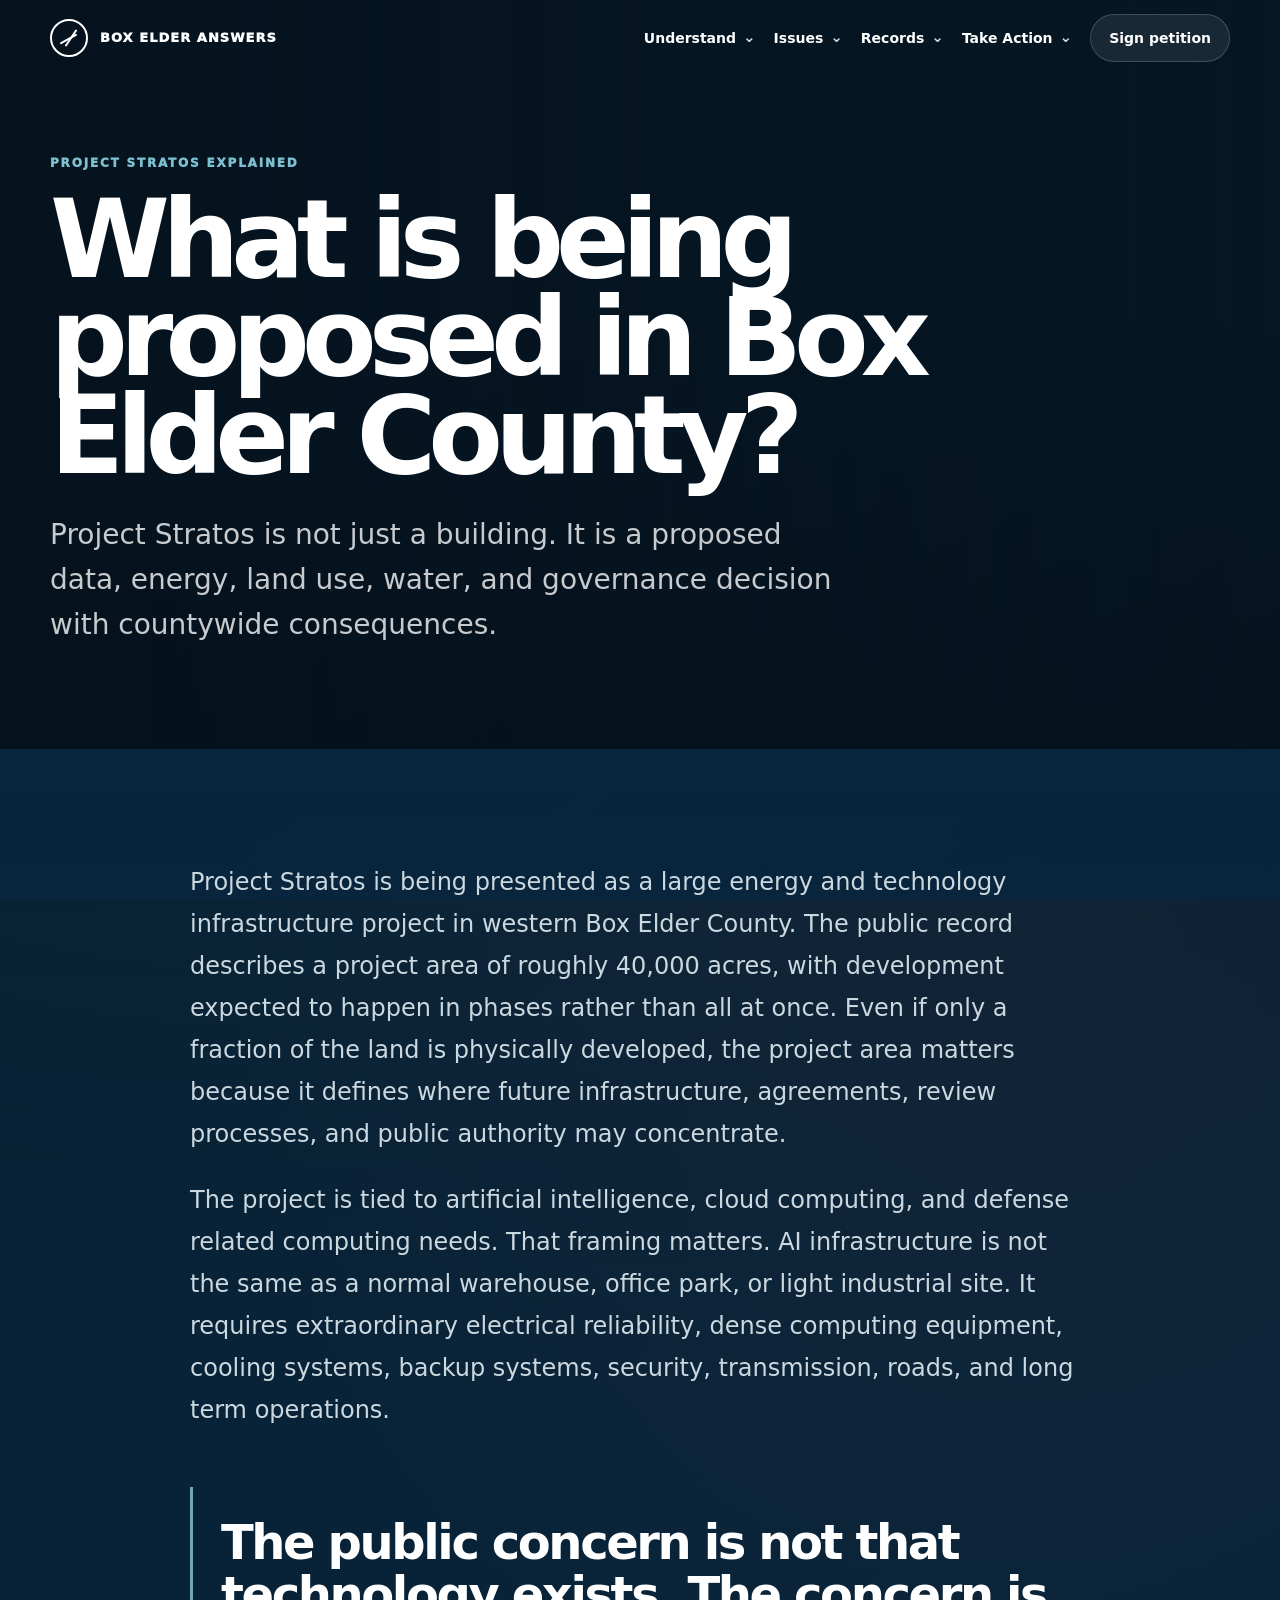
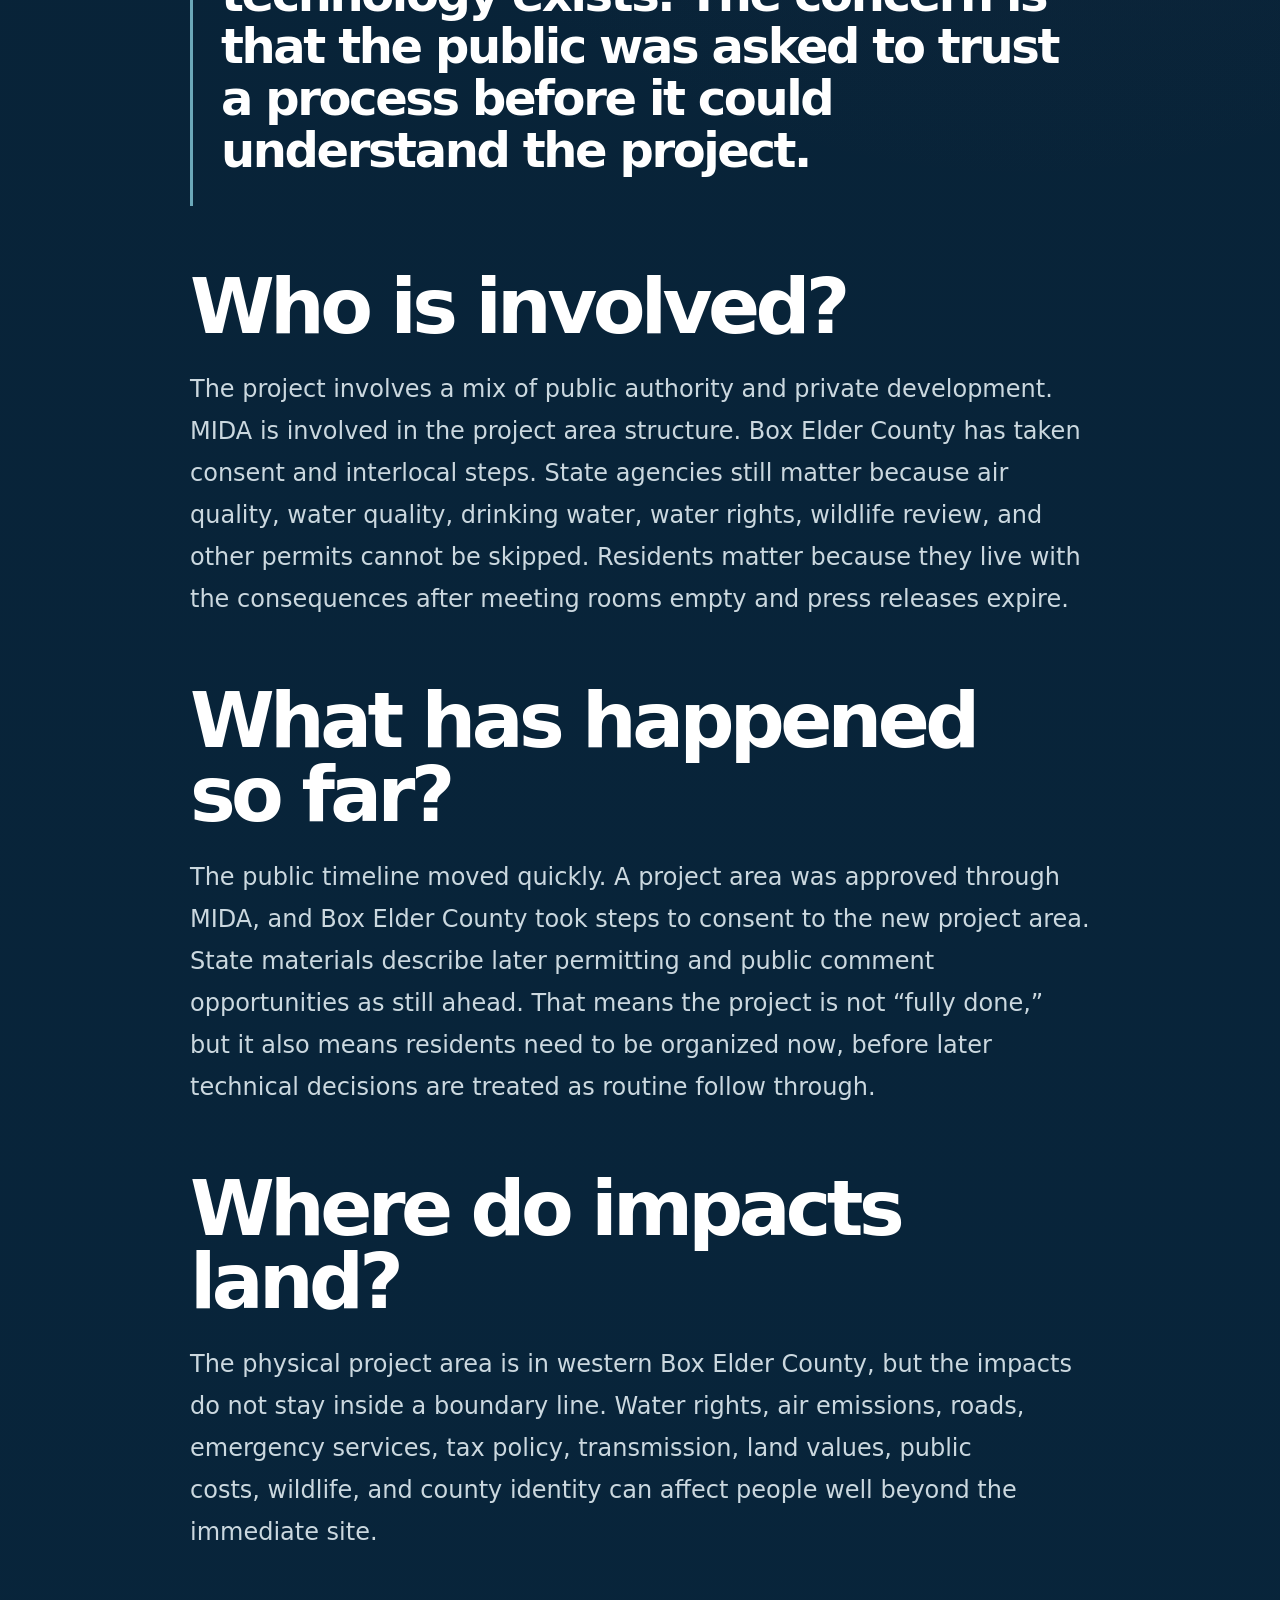
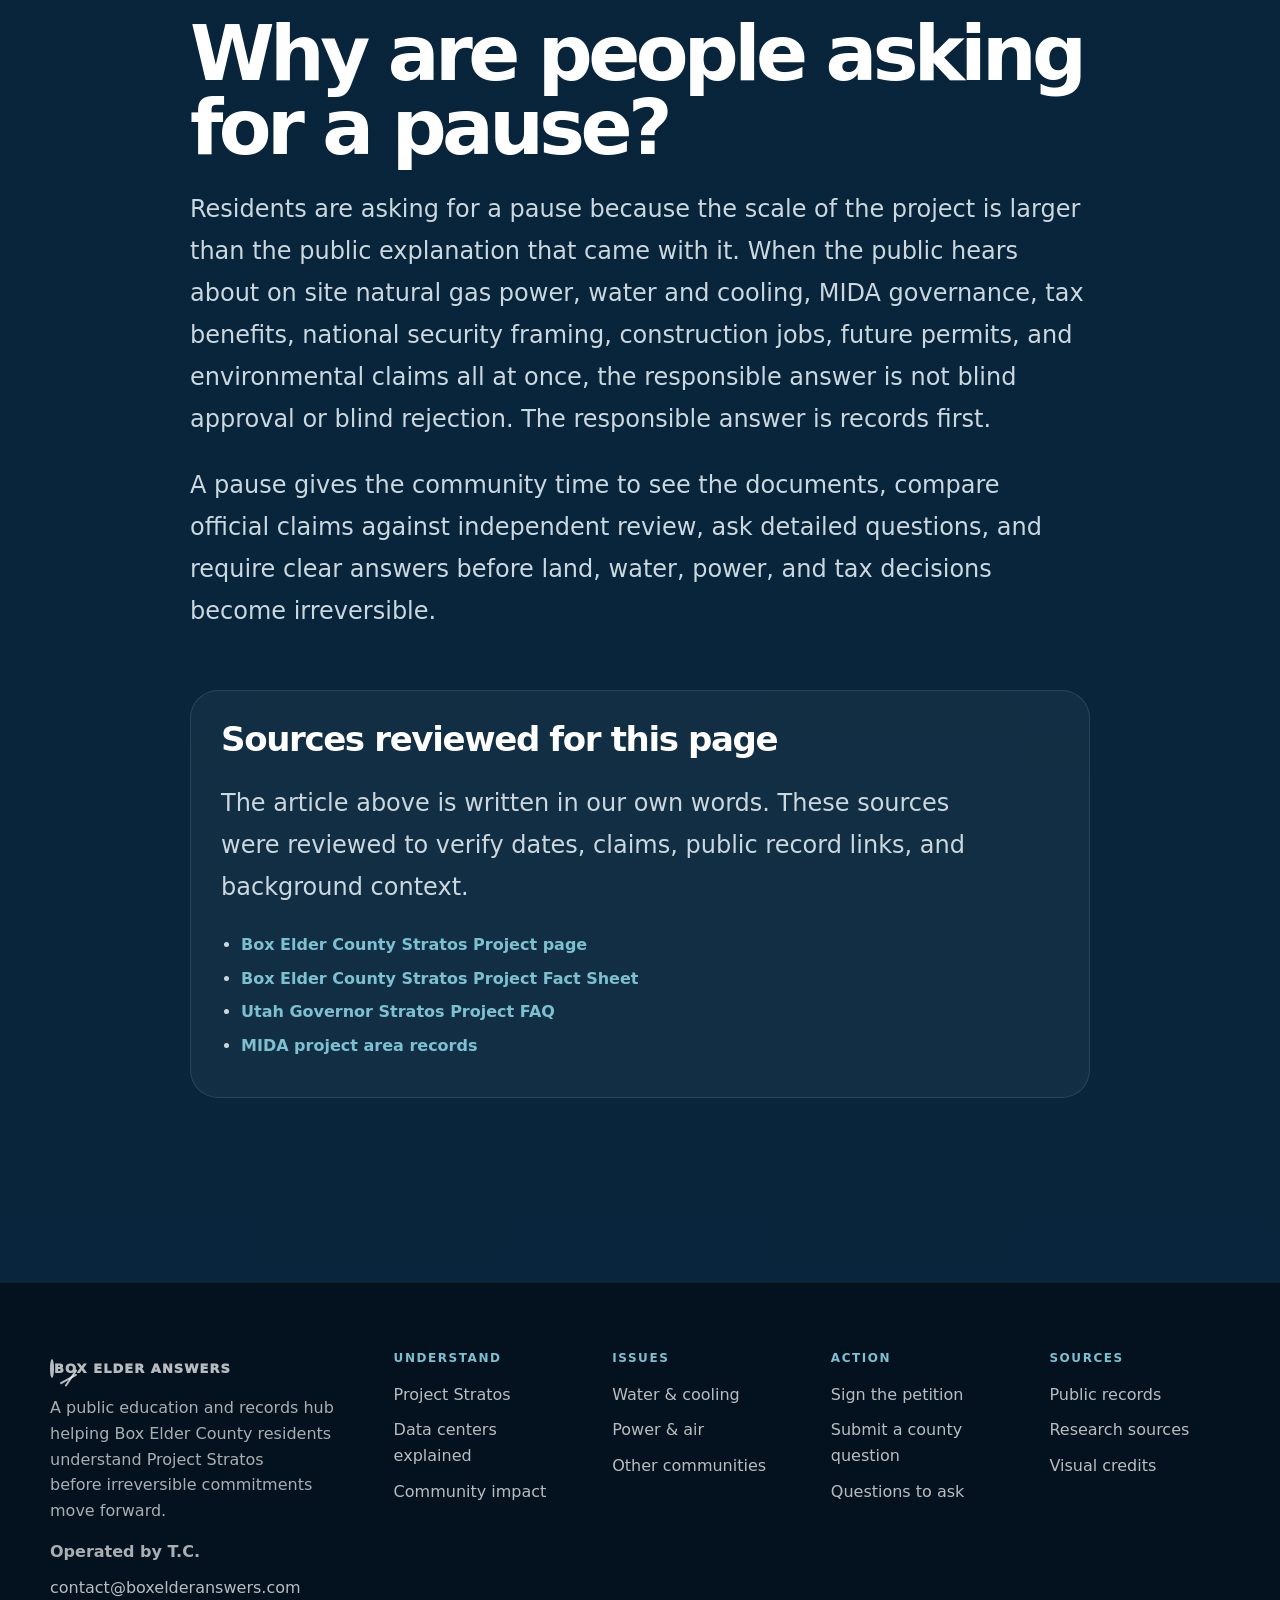
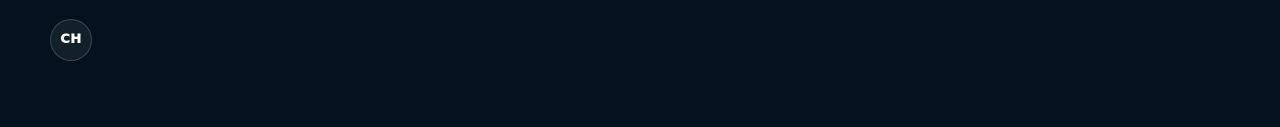
<file: project-stratos.html>
<!DOCTYPE html>
<html lang="en"><head><meta charset="utf-8"/><meta content="width=device-width, initial-scale=1" name="viewport"/><title>Project Stratos explained | Box Elder Answers</title><meta content="Box Elder Answers public education and records hub for Project Stratos." name="description"/><meta content="Project Stratos explained | Box Elder Answers" property="og:title"/><meta content="Box Elder Answers public education and records hub for Project Stratos." property="og:description"/><meta content="website" property="og:type"/><meta content="#03111f" name="theme-color"/><link href="https://www.fws.gov" rel="preconnect"/><link href="https://d9-wret.s3.us-west-2.amazonaws.com" rel="preconnect"/><link href="styles.css" rel="stylesheet"/></head><body><a class="skip-link" href="#main">Skip to content</a>
<header class="site-header">
<nav aria-label="Primary navigation" class="nav">
<a class="brand" href="index.html"><i aria-hidden="true" class="brand-mark"></i><span>Box Elder Answers</span></a>
<button aria-expanded="false" class="mobile-toggle">Menu</button>
<div class="nav-links">
<a href="project-stratos.html">Stratos</a>
<a href="data-centers-explained.html">Data centers</a>
<a href="water.html">Water</a>
<a href="power-air.html">Power &amp; air</a>
<a href="case-studies.html">Other communities</a>
<a href="records.html">Records</a>
<a class="nav-cta" href="https://www.change.org/p/pause-project-stratos-now-box-elder-deserves-answers">Sign petition</a>
</div>
</nav>
</header>
<main id="main">
<section class="page-hero" style='--page-bg:url("https://d9-wret.s3.us-west-2.amazonaws.com/assets/palladium/production/s3fs-public/media/images/greatsaltlake_oli_2021205_lrg.jpg")'><div class="section"><div class="breadcrumb">Project Stratos explained</div><h1>What is being proposed in Box Elder County?</h1><p>Project Stratos is not just a building. It is a proposed data, energy, land use, water, and governance decision with countywide consequences.</p></div></section>
<article class="article"><p>Project Stratos is being presented as a large energy and technology infrastructure project in western Box Elder County. The public record describes a project area of roughly 40,000 acres, with development expected to happen in phases rather than all at once. Even if only a fraction of the land is physically developed, the project area matters because it defines where future infrastructure, agreements, review processes, and public authority may concentrate.</p><p>The project is tied to artificial intelligence, cloud computing, and defense related computing needs. That framing matters. AI infrastructure is not the same as a normal warehouse, office park, or light industrial site. It requires extraordinary electrical reliability, dense computing equipment, cooling systems, backup systems, security, transmission, roads, and long term operations.</p><div class="pullquote">The public concern is not that technology exists. The concern is that the public was asked to trust a process before it could understand the project.</div><h2>Who is involved?</h2><p>The project involves a mix of public authority and private development. MIDA is involved in the project area structure. Box Elder County has taken consent and interlocal steps. State agencies still matter because air quality, water quality, drinking water, water rights, wildlife review, and other permits cannot be skipped. Residents matter because they live with the consequences after meeting rooms empty and press releases expire.</p><h2>What has happened so far?</h2><p>The public timeline moved quickly. A project area was approved through MIDA, and Box Elder County took steps to consent to the new project area. State materials describe later permitting and public comment opportunities as still ahead. That means the project is not “fully done,” but it also means residents need to be organized now, before later technical decisions are treated as routine follow through.</p><h2>Where do impacts land?</h2><p>The physical project area is in western Box Elder County, but the impacts do not stay inside a boundary line. Water rights, air emissions, roads, emergency services, tax policy, transmission, land values, public costs, wildlife, and county identity can affect people well beyond the immediate site.</p><h2>Why are people asking for a pause?</h2><p>Residents are asking for a pause because the scale of the project is larger than the public explanation that came with it. When the public hears about on site natural gas power, water and cooling, MIDA governance, tax benefits, national security framing, construction jobs, future permits, and environmental claims all at once, the responsible answer is not blind approval or blind rejection. The responsible answer is records first.</p><p>A pause gives the community time to see the documents, compare official claims against independent review, ask detailed questions, and require clear answers before land, water, power, and tax decisions become irreversible.</p><div class="source-box"><h3>Sources reviewed for this page</h3><p class="muted">The article above is written in our own words. These sources were reviewed to verify dates, claims, public record links, and background context.</p><ul><li><a href="https://www.boxeldercountyut.gov/641/Stratos-Project">Box Elder County Stratos Project page</a></li><li><a href="https://www.boxeldercountyut.gov/647/Stratos-Project-Fact-Sheet">Box Elder County Stratos Project Fact Sheet</a></li><li><a href="https://governor.utah.gov/wp-content/uploads/FAQ-on-Stratos-Project.pdf">Utah Governor Stratos Project FAQ</a></li><li><a href="https://www.utah.gov/pmn/files/1423607.pdf">MIDA project area records</a></li></ul></div></article></main>
<footer class="footer">
<div class="footer-inner">
<div><a class="brand" href="index.html"><i aria-hidden="true" class="brand-mark"></i><span>Box Elder Answers</span></a><p>A public education and records hub helping Box Elder County residents understand Project Stratos before irreversible commitments move forward.</p><p><strong>Operated by T.C.</strong><br/><a href="mailto:contact@boxelderanswers.com">contact@boxelderanswers.com</a></p></div>
<div><h4>Understand</h4><a href="project-stratos.html">Project Stratos</a><a href="data-centers-explained.html">Data centers explained</a><a href="community-impact.html">Community impact</a></div>
<div><h4>Issues</h4><a href="water.html">Water &amp; cooling</a><a href="power-air.html">Power &amp; air</a><a href="case-studies.html">Other communities</a></div>
<div><h4>Action</h4><a href="https://www.change.org/p/pause-project-stratos-now-box-elder-deserves-answers">Sign the petition</a><a href="https://www.boxeldercountyut.gov/641/Stratos-Project">Submit a county question</a><a href="questions.html">Questions to ask</a></div>
<div><h4>Sources</h4><a href="records.html">Public records</a><a href="sources.html">Research sources</a><a href="sources.html#visuals">Visual credits</a></div>
</div>
</footer>
<script src="content-codes.js"></script>
<script src="main.js"></script></body></html>
</file>
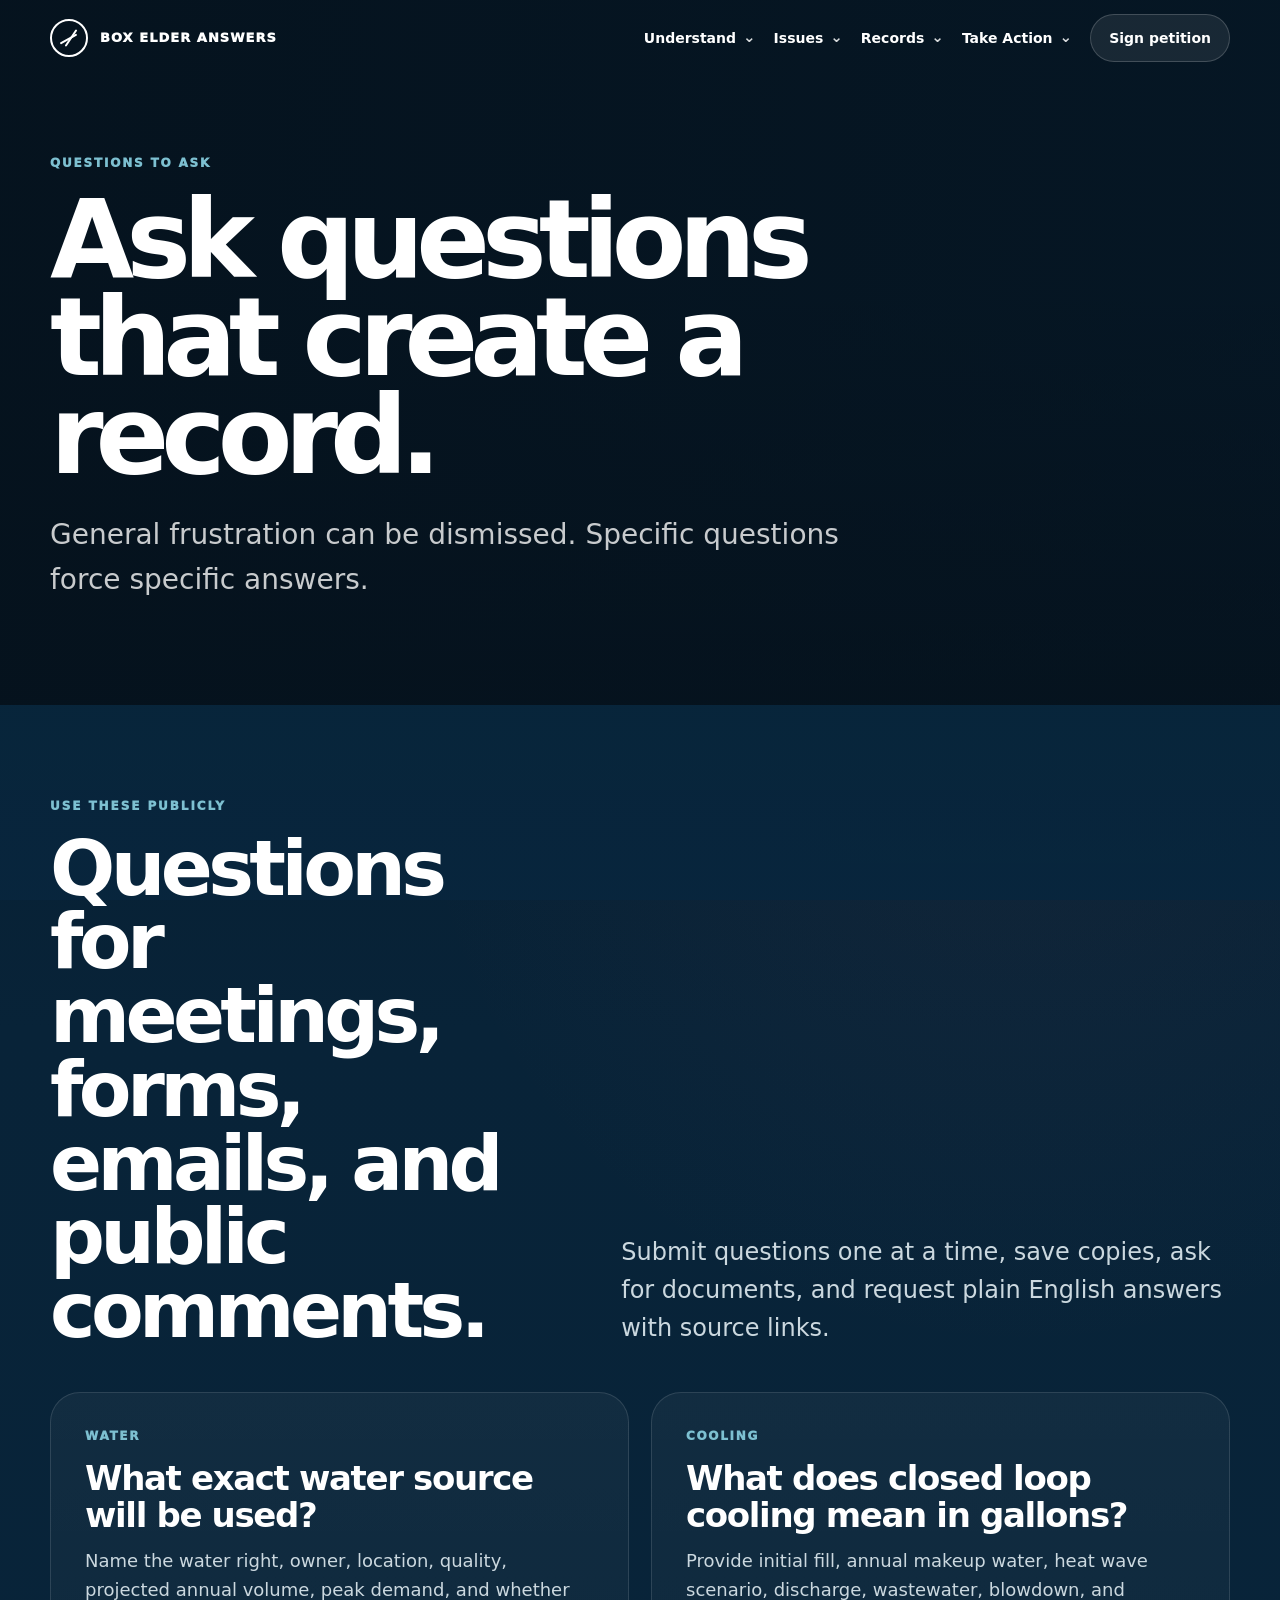
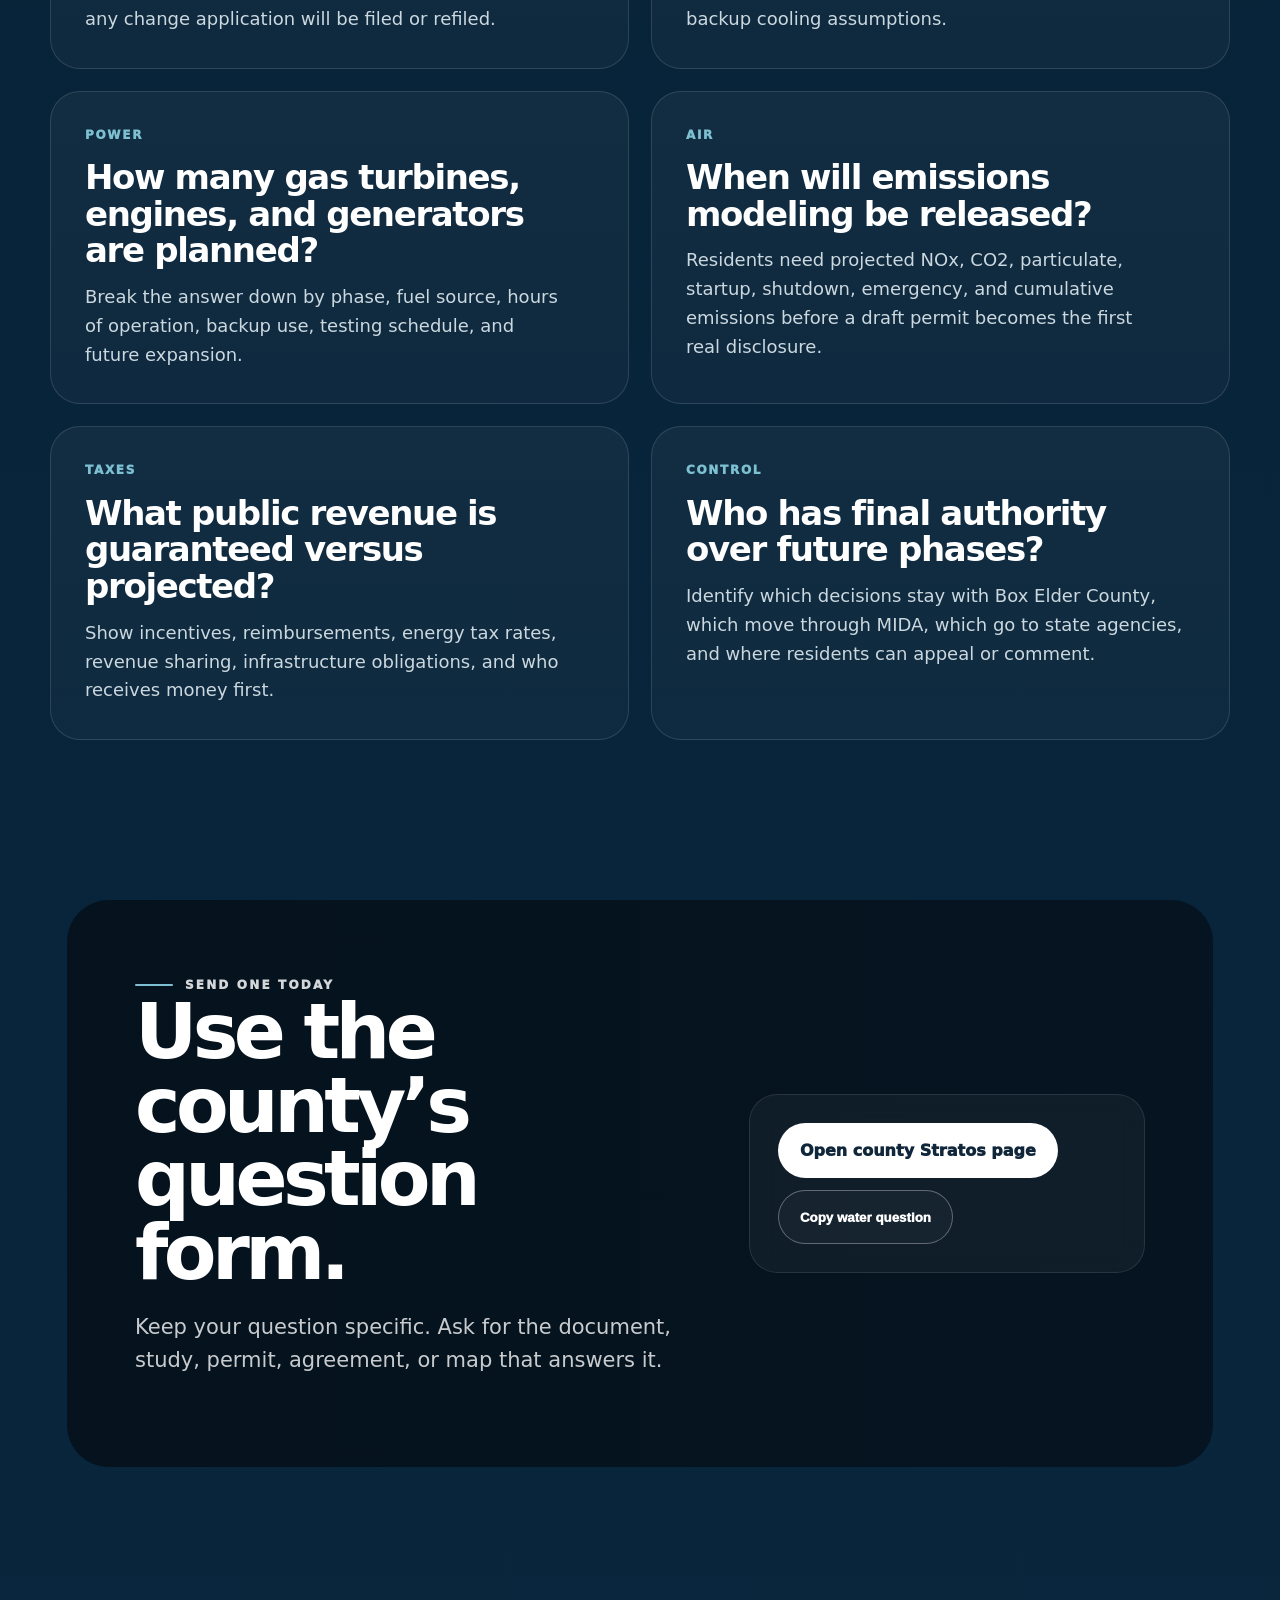
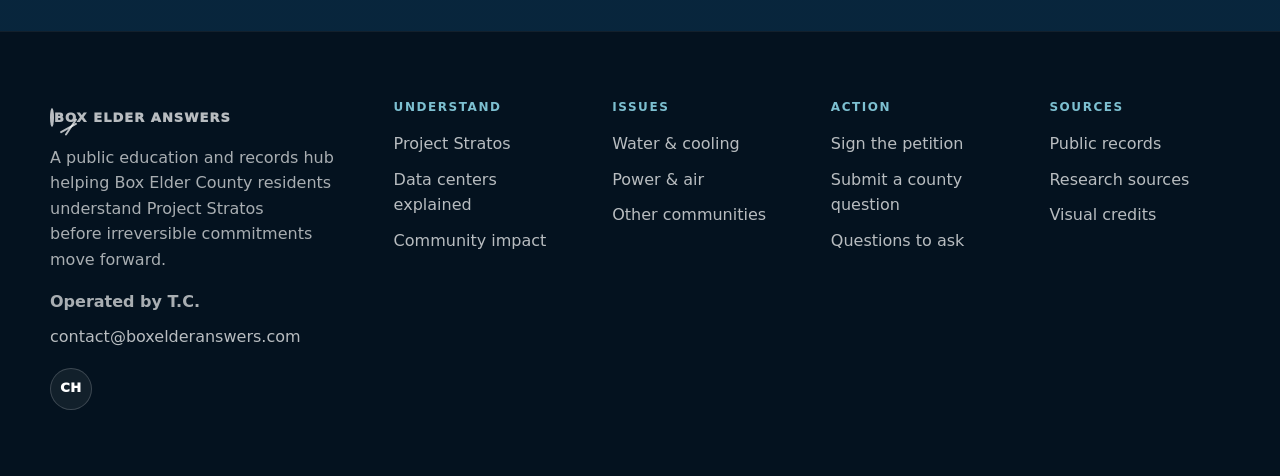
<file: questions.html>
<!DOCTYPE html>
<html lang="en"><head><meta charset="utf-8"/><meta content="width=device-width, initial-scale=1" name="viewport"/><title>Questions to ask | Box Elder Answers</title><meta content="Box Elder Answers public education and records hub for Project Stratos." name="description"/><meta content="Questions to ask | Box Elder Answers" property="og:title"/><meta content="Box Elder Answers public education and records hub for Project Stratos." property="og:description"/><meta content="website" property="og:type"/><meta content="#03111f" name="theme-color"/><link href="https://www.fws.gov" rel="preconnect"/><link href="https://d9-wret.s3.us-west-2.amazonaws.com" rel="preconnect"/><link href="styles.css" rel="stylesheet"/></head><body><a class="skip-link" href="#main">Skip to content</a>
<header class="site-header">
<nav aria-label="Primary navigation" class="nav">
<a class="brand" href="index.html"><i aria-hidden="true" class="brand-mark"></i><span>Box Elder Answers</span></a>
<button aria-expanded="false" class="mobile-toggle">Menu</button>
<div class="nav-links">
<a href="project-stratos.html">Stratos</a>
<a href="data-centers-explained.html">Data centers</a>
<a href="water.html">Water</a>
<a href="power-air.html">Power &amp; air</a>
<a href="case-studies.html">Other communities</a>
<a href="records.html">Records</a>
<a class="nav-cta" href="https://www.change.org/p/pause-project-stratos-now-box-elder-deserves-answers">Sign petition</a>
</div>
</nav>
</header>
<main id="main">
<section class="page-hero" style='--page-bg:url("https://www.fws.gov/sites/default/files/styles/max_1300x1300/public/banner_images/2021-05/Avocet_Brian_Ferguson.JPG?itok=nB96HlYZ")'><div class="section"><div class="breadcrumb">Questions to ask</div><h1>Ask questions that create a record.</h1><p>General frustration can be dismissed. Specific questions force specific answers.</p></div></section><section class="section"><div class="section-head"><div><div class="eyebrow">Use these publicly</div><h2>Questions for meetings, forms, emails, and public comments.</h2></div><p class="lead">Submit questions one at a time, save copies, ask for documents, and request plain English answers with source links.</p></div><div class="grid-2"><article class="card large"><div class="label">Water</div><h3>What exact water source will be used?</h3><p>Name the water right, owner, location, quality, projected annual volume, peak demand, and whether any change application will be filed or refiled.</p></article><article class="card large"><div class="label">Cooling</div><h3>What does closed loop cooling mean in gallons?</h3><p>Provide initial fill, annual makeup water, heat wave scenario, discharge, wastewater, blowdown, and backup cooling assumptions.</p></article><article class="card large"><div class="label">Power</div><h3>How many gas turbines, engines, and generators are planned?</h3><p>Break the answer down by phase, fuel source, hours of operation, backup use, testing schedule, and future expansion.</p></article><article class="card large"><div class="label">Air</div><h3>When will emissions modeling be released?</h3><p>Residents need projected NOx, CO2, particulate, startup, shutdown, emergency, and cumulative emissions before a draft permit becomes the first real disclosure.</p></article><article class="card large"><div class="label">Taxes</div><h3>What public revenue is guaranteed versus projected?</h3><p>Show incentives, reimbursements, energy tax rates, revenue sharing, infrastructure obligations, and who receives money first.</p></article><article class="card large"><div class="label">Control</div><h3>Who has final authority over future phases?</h3><p>Identify which decisions stay with Box Elder County, which move through MIDA, which go to state agencies, and where residents can appeal or comment.</p></article></div></section><section class="section section-tight"><div class="cta"><div><div class="kicker">Send one today</div><h2>Use the county’s question form.</h2><p>Keep your question specific. Ask for the document, study, permit, agreement, or map that answers it.</p></div><div class="cta-box"><a class="btn white" href="https://www.boxeldercountyut.gov/641/Stratos-Project">Open county Stratos page</a><button class="btn ghost" data-copy="What exact water source, water right, annual volume, peak demand, and cooling-system makeup water is projected for each phase of Project Stratos, and where can the public review the supporting engineering documents?" style="margin-top:12px">Copy water question</button></div></div></section></main>
<footer class="footer">
<div class="footer-inner">
<div><a class="brand" href="index.html"><i aria-hidden="true" class="brand-mark"></i><span>Box Elder Answers</span></a><p>A public education and records hub helping Box Elder County residents understand Project Stratos before irreversible commitments move forward.</p><p><strong>Operated by T.C.</strong><br/><a href="mailto:contact@boxelderanswers.com">contact@boxelderanswers.com</a></p></div>
<div><h4>Understand</h4><a href="project-stratos.html">Project Stratos</a><a href="data-centers-explained.html">Data centers explained</a><a href="community-impact.html">Community impact</a></div>
<div><h4>Issues</h4><a href="water.html">Water &amp; cooling</a><a href="power-air.html">Power &amp; air</a><a href="case-studies.html">Other communities</a></div>
<div><h4>Action</h4><a href="https://www.change.org/p/pause-project-stratos-now-box-elder-deserves-answers">Sign the petition</a><a href="https://www.boxeldercountyut.gov/641/Stratos-Project">Submit a county question</a><a href="questions.html">Questions to ask</a></div>
<div><h4>Sources</h4><a href="records.html">Public records</a><a href="sources.html">Research sources</a><a href="sources.html#visuals">Visual credits</a></div>
</div>
</footer>
<script src="content-codes.js"></script>
<script src="main.js"></script></body></html>
</file>
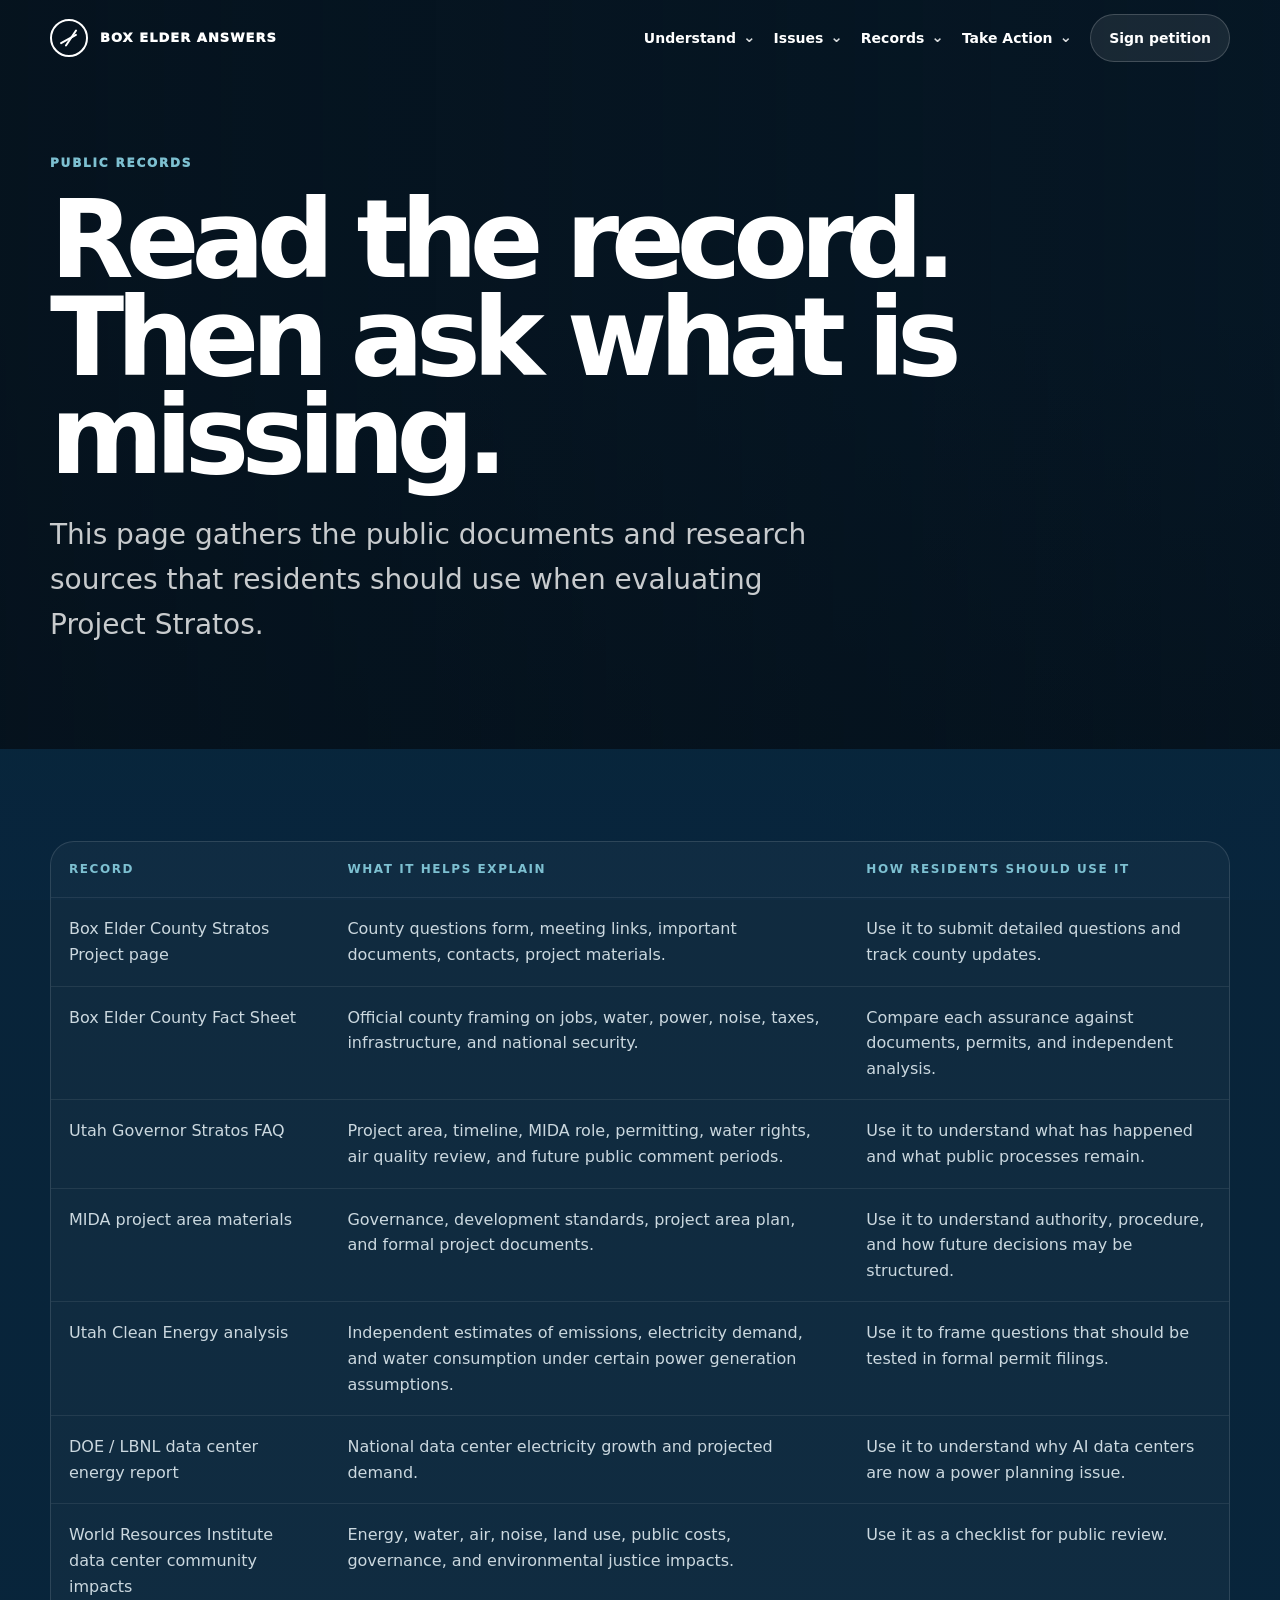
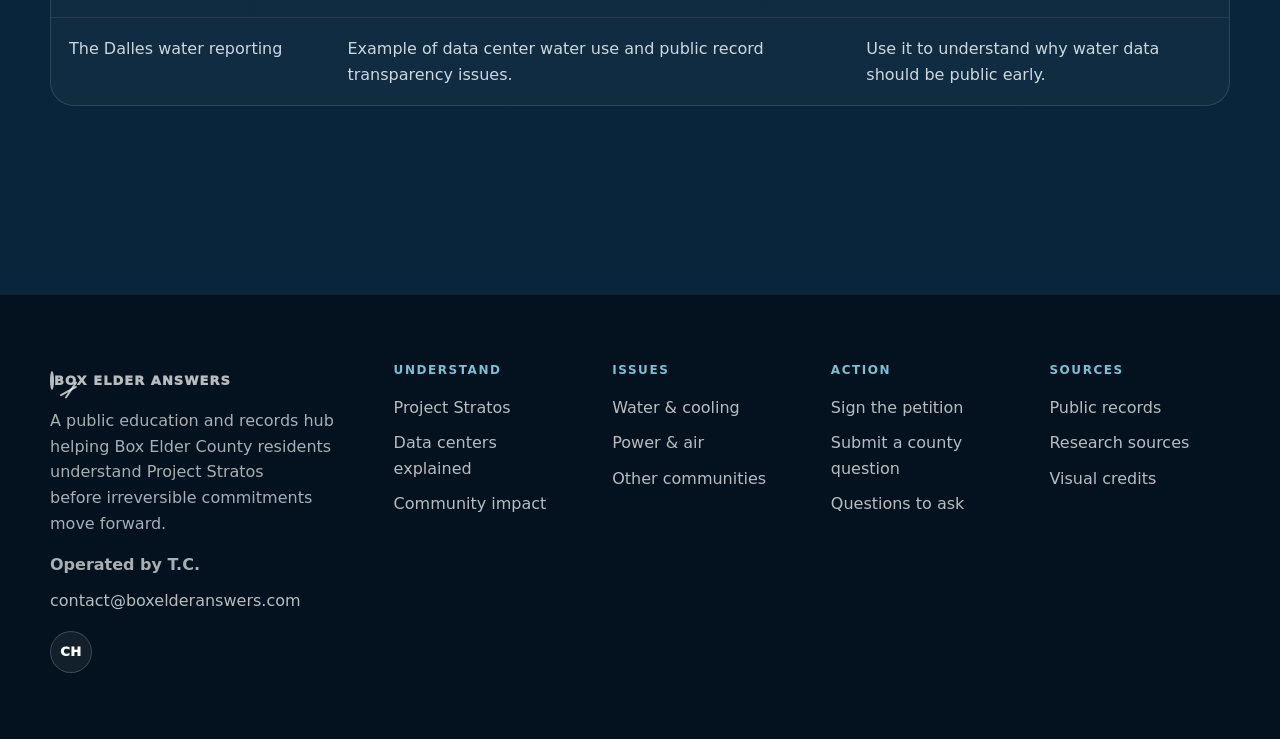
<file: records.html>
<!DOCTYPE html>
<html lang="en"><head><meta charset="utf-8"/><meta content="width=device-width, initial-scale=1" name="viewport"/><title>Public records | Box Elder Answers</title><meta content="Box Elder Answers public education and records hub for Project Stratos." name="description"/><meta content="Public records | Box Elder Answers" property="og:title"/><meta content="Box Elder Answers public education and records hub for Project Stratos." property="og:description"/><meta content="website" property="og:type"/><meta content="#03111f" name="theme-color"/><link href="https://www.fws.gov" rel="preconnect"/><link href="https://d9-wret.s3.us-west-2.amazonaws.com" rel="preconnect"/><link href="styles.css" rel="stylesheet"/></head><body><a class="skip-link" href="#main">Skip to content</a>
<header class="site-header">
<nav aria-label="Primary navigation" class="nav">
<a class="brand" href="index.html"><i aria-hidden="true" class="brand-mark"></i><span>Box Elder Answers</span></a>
<button aria-expanded="false" class="mobile-toggle">Menu</button>
<div class="nav-links">
<a href="project-stratos.html">Stratos</a>
<a href="data-centers-explained.html">Data centers</a>
<a href="water.html">Water</a>
<a href="power-air.html">Power &amp; air</a>
<a href="case-studies.html">Other communities</a>
<a href="records.html">Records</a>
<a class="nav-cta" href="https://www.change.org/p/pause-project-stratos-now-box-elder-deserves-answers">Sign petition</a>
</div>
</nav>
</header>
<main id="main">
<section class="page-hero" style='--page-bg:url("https://www.fws.gov/sites/default/files/styles/max_1300x1300/public/2023-07/sunset%20of%20bear%20river%20mig%20bird%20refuge%20in%20utah%20sandra%20uecker%20usfws%20june%2012%202021.jpg?itok=Q9WLtNtS")'><div class="section"><div class="breadcrumb">Public records</div><h1>Read the record. Then ask what is missing.</h1><p>This page gathers the public documents and research sources that residents should use when evaluating Project Stratos.</p></div></section><section class="section"><div class="table-wrap"><table><thead><tr><th>Record</th><th>What it helps explain</th><th>How residents should use it</th></tr></thead><tbody><tr><td><a href="https://www.boxeldercountyut.gov/641/Stratos-Project">Box Elder County Stratos Project page</a></td><td>County questions form, meeting links, important documents, contacts, project materials.</td><td>Use it to submit detailed questions and track county updates.</td></tr><tr><td><a href="https://www.boxeldercountyut.gov/647/Stratos-Project-Fact-Sheet">Box Elder County Fact Sheet</a></td><td>Official county framing on jobs, water, power, noise, taxes, infrastructure, and national security.</td><td>Compare each assurance against documents, permits, and independent analysis.</td></tr><tr><td><a href="https://governor.utah.gov/wp-content/uploads/FAQ-on-Stratos-Project.pdf">Utah Governor Stratos FAQ</a></td><td>Project area, timeline, MIDA role, permitting, water rights, air quality review, and future public comment periods.</td><td>Use it to understand what has happened and what public processes remain.</td></tr><tr><td><a href="https://www.utah.gov/pmn/files/1423607.pdf">MIDA project area materials</a></td><td>Governance, development standards, project area plan, and formal project documents.</td><td>Use it to understand authority, procedure, and how future decisions may be structured.</td></tr><tr><td><a href="https://utahcleanenergy.org/estimated-emissions-and-water-consumption-from-the-proposed-stratos-data center/">Utah Clean Energy analysis</a></td><td>Independent estimates of emissions, electricity demand, and water consumption under certain power generation assumptions.</td><td>Use it to frame questions that should be tested in formal permit filings.</td></tr><tr><td><a href="https://www.energy.gov/articles/doe-releases-new-report-evaluating-increase-electricity-demand-data centers">DOE / LBNL data center energy report</a></td><td>National data center electricity growth and projected demand.</td><td>Use it to understand why AI data centers are now a power planning issue.</td></tr><tr><td><a href="https://www.wri.org/insights/us-data center-growth-impacts">World Resources Institute data center community impacts</a></td><td>Energy, water, air, noise, land use, public costs, governance, and environmental justice impacts.</td><td>Use it as a checklist for public review.</td></tr><tr><td><a href="https://www.opb.org/article/2026/01/23/the-dalles-mayor-data center-google/">The Dalles water reporting</a></td><td>Example of data center water use and public record transparency issues.</td><td>Use it to understand why water data should be public early.</td></tr></tbody></table></div></section></main>
<footer class="footer">
<div class="footer-inner">
<div><a class="brand" href="index.html"><i aria-hidden="true" class="brand-mark"></i><span>Box Elder Answers</span></a><p>A public education and records hub helping Box Elder County residents understand Project Stratos before irreversible commitments move forward.</p><p><strong>Operated by T.C.</strong><br/><a href="mailto:contact@boxelderanswers.com">contact@boxelderanswers.com</a></p></div>
<div><h4>Understand</h4><a href="project-stratos.html">Project Stratos</a><a href="data-centers-explained.html">Data centers explained</a><a href="community-impact.html">Community impact</a></div>
<div><h4>Issues</h4><a href="water.html">Water &amp; cooling</a><a href="power-air.html">Power &amp; air</a><a href="case-studies.html">Other communities</a></div>
<div><h4>Action</h4><a href="https://www.change.org/p/pause-project-stratos-now-box-elder-deserves-answers">Sign the petition</a><a href="https://www.boxeldercountyut.gov/641/Stratos-Project">Submit a county question</a><a href="questions.html">Questions to ask</a></div>
<div><h4>Sources</h4><a href="records.html">Public records</a><a href="sources.html">Research sources</a><a href="sources.html#visuals">Visual credits</a></div>
</div>
</footer>
<script src="content-codes.js"></script>
<script src="main.js"></script></body></html>
</file>
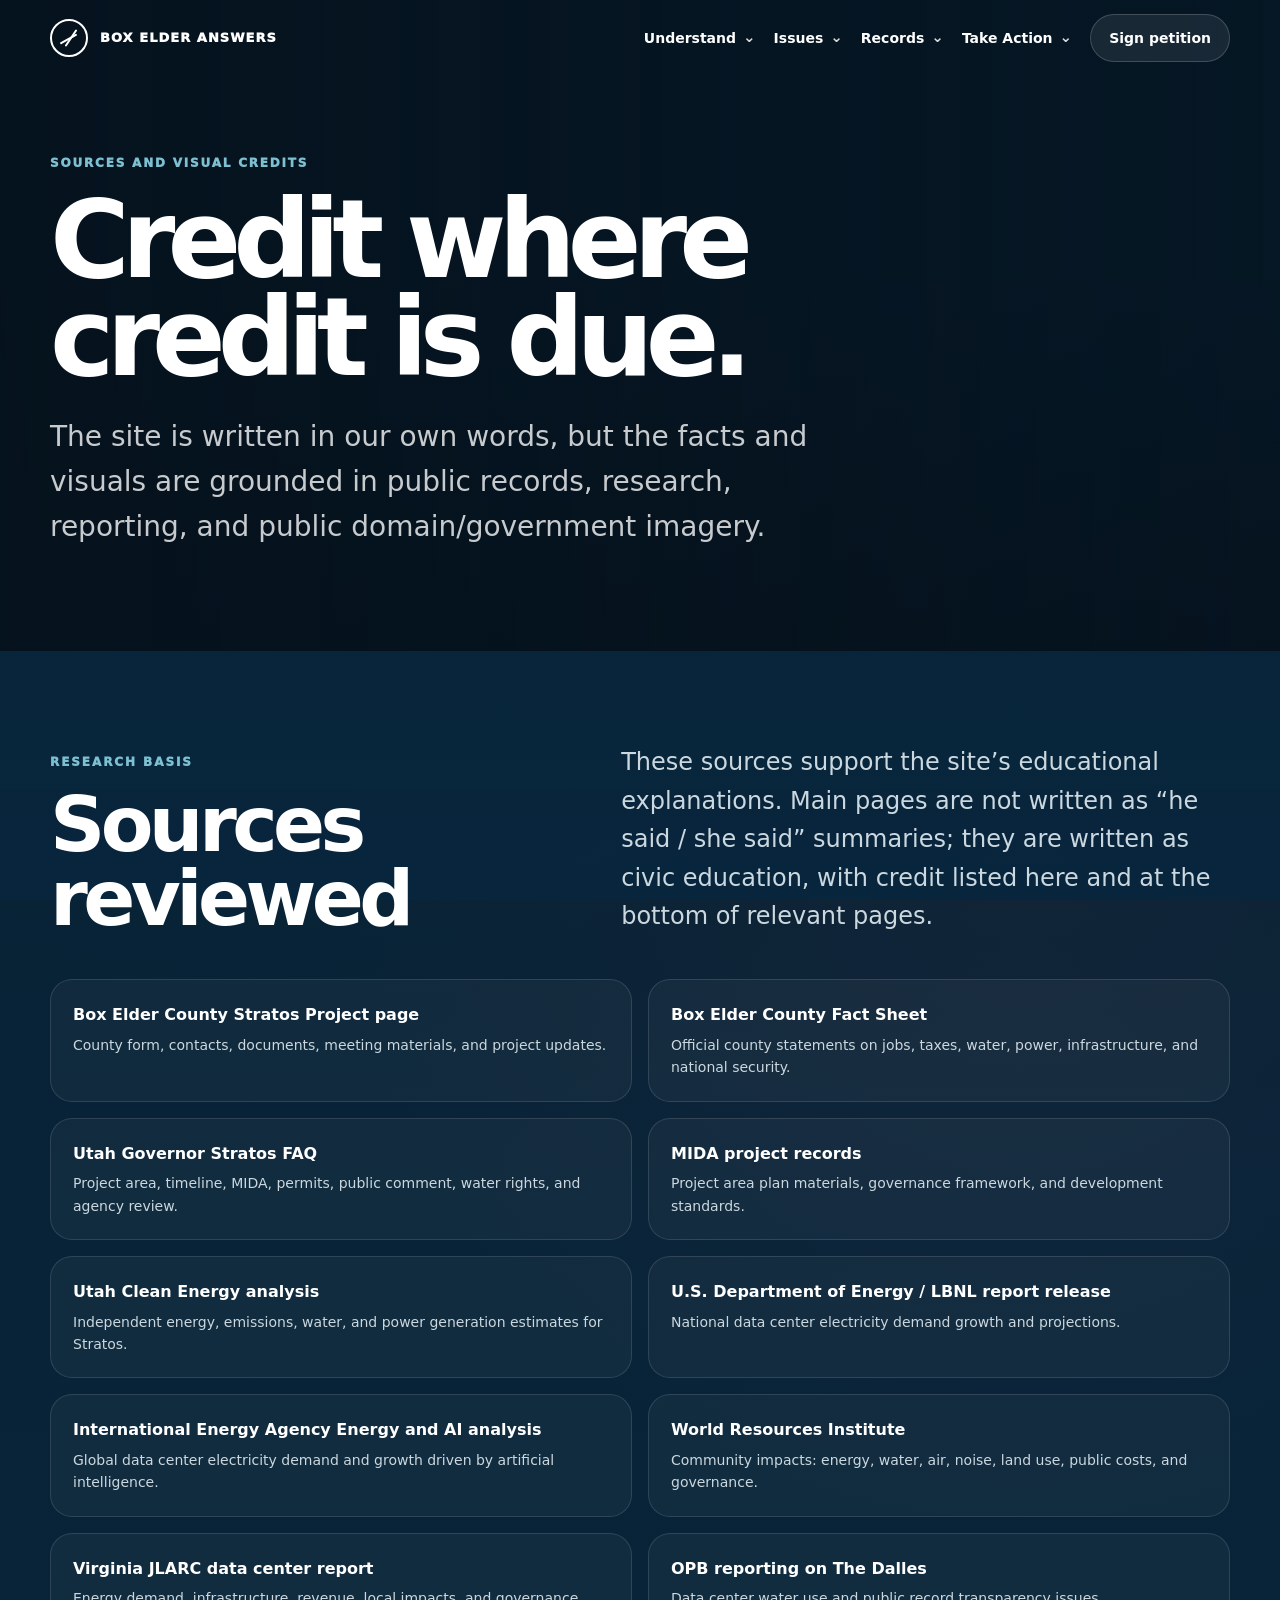
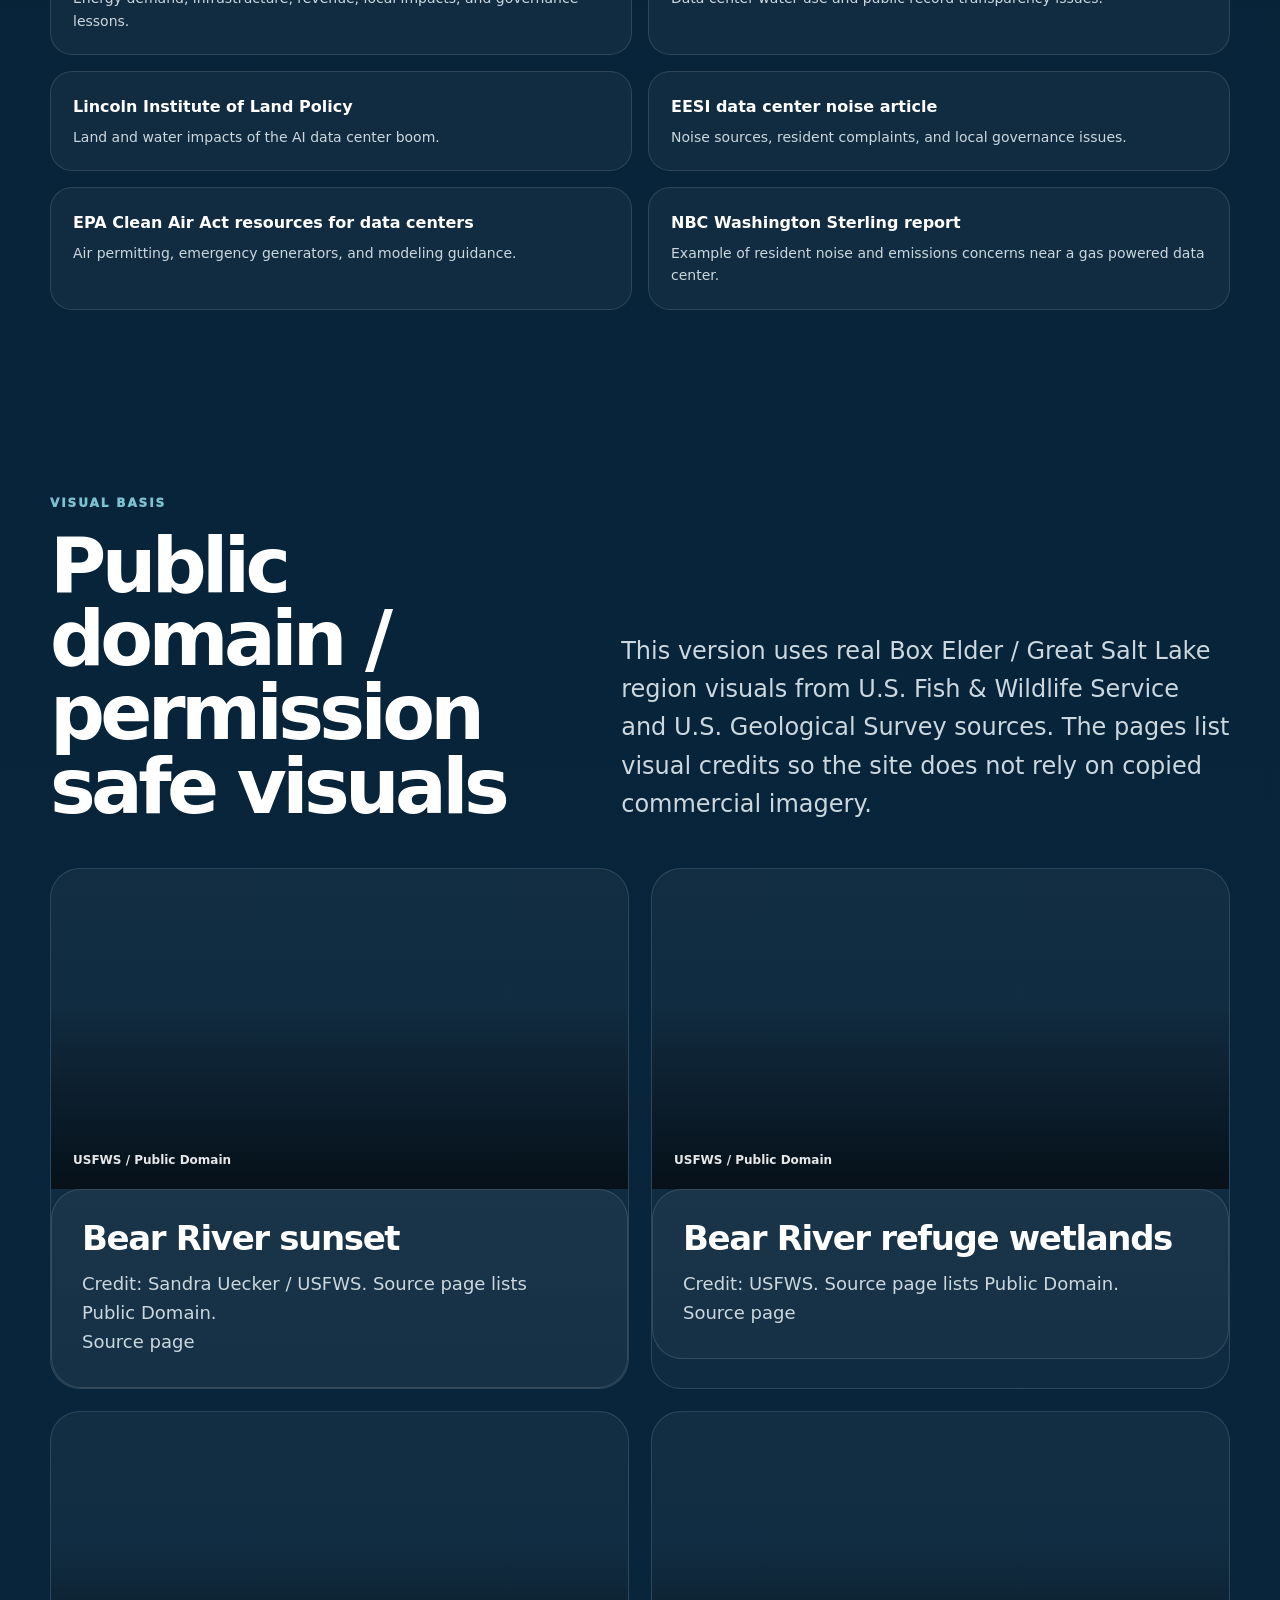
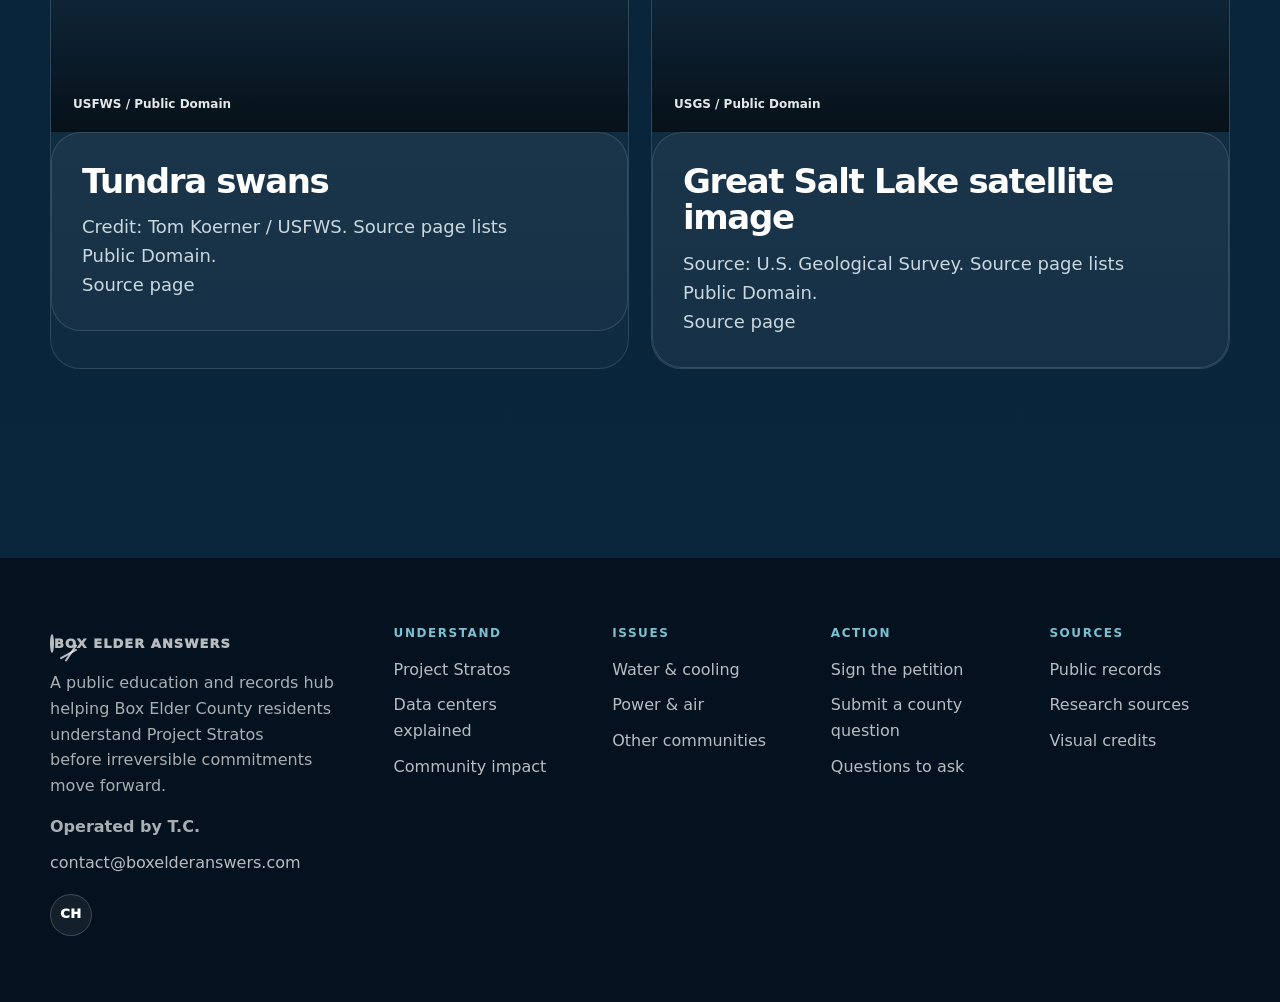
<file: sources.html>
<!DOCTYPE html>
<html lang="en"><head><meta charset="utf-8"/><meta content="width=device-width, initial-scale=1" name="viewport"/><title>Sources | Box Elder Answers</title><meta content="Box Elder Answers public education and records hub for Project Stratos." name="description"/><meta content="Sources | Box Elder Answers" property="og:title"/><meta content="Box Elder Answers public education and records hub for Project Stratos." property="og:description"/><meta content="website" property="og:type"/><meta content="#03111f" name="theme-color"/><link href="https://www.fws.gov" rel="preconnect"/><link href="https://d9-wret.s3.us-west-2.amazonaws.com" rel="preconnect"/><link href="styles.css" rel="stylesheet"/></head><body><a class="skip-link" href="#main">Skip to content</a>
<header class="site-header">
<nav aria-label="Primary navigation" class="nav">
<a class="brand" href="index.html"><i aria-hidden="true" class="brand-mark"></i><span>Box Elder Answers</span></a>
<button aria-expanded="false" class="mobile-toggle">Menu</button>
<div class="nav-links">
<a href="project-stratos.html">Stratos</a>
<a href="data-centers-explained.html">Data centers</a>
<a href="water.html">Water</a>
<a href="power-air.html">Power &amp; air</a>
<a href="case-studies.html">Other communities</a>
<a href="records.html">Records</a>
<a class="nav-cta" href="https://www.change.org/p/pause-project-stratos-now-box-elder-deserves-answers">Sign petition</a>
</div>
</nav>
</header>
<main id="main">
<section class="page-hero" style='--page-bg:url("https://www.fws.gov/sites/default/files/styles/max_1300x1300/public/images/2025-09/visitor-center-from-dock-at-bear-river-migratory-bird-refuge-usfws.jpg?itok=euz0qzvK")'><div class="section"><div class="breadcrumb">Sources and visual credits</div><h1>Credit where credit is due.</h1><p>The site is written in our own words, but the facts and visuals are grounded in public records, research, reporting, and public domain/government imagery.</p></div></section><section class="section"><div class="section-head"><div><div class="eyebrow">Research basis</div><h2>Sources reviewed</h2></div><p class="lead">These sources support the site’s educational explanations. Main pages are not written as “he said / she said” summaries; they are written as civic education, with credit listed here and at the bottom of relevant pages.</p></div><div class="source-grid"><a class="source-card" href="https://www.boxeldercountyut.gov/641/Stratos-Project"><strong>Box Elder County Stratos Project page</strong><span>County form, contacts, documents, meeting materials, and project updates.</span></a><a class="source-card" href="https://www.boxeldercountyut.gov/647/Stratos-Project-Fact-Sheet"><strong>Box Elder County Fact Sheet</strong><span>Official county statements on jobs, taxes, water, power, infrastructure, and national security.</span></a><a class="source-card" href="https://governor.utah.gov/wp-content/uploads/FAQ-on-Stratos-Project.pdf"><strong>Utah Governor Stratos FAQ</strong><span>Project area, timeline, MIDA, permits, public comment, water rights, and agency review.</span></a><a class="source-card" href="https://www.utah.gov/pmn/files/1423607.pdf"><strong>MIDA project records</strong><span>Project area plan materials, governance framework, and development standards.</span></a><a class="source-card" href="https://utahcleanenergy.org/estimated-emissions-and-water-consumption-from-the-proposed-stratos-data center/"><strong>Utah Clean Energy analysis</strong><span>Independent energy, emissions, water, and power generation estimates for Stratos.</span></a><a class="source-card" href="https://www.energy.gov/articles/doe-releases-new-report-evaluating-increase-electricity-demand-data centers"><strong>U.S. Department of Energy / LBNL report release</strong><span>National data center electricity demand growth and projections.</span></a><a class="source-card" href="https://www.iea.org/reports/energy-and-ai/energy-demand-from-ai"><strong>International Energy Agency Energy and AI analysis</strong><span>Global data center electricity demand and growth driven by artificial intelligence.</span></a><a class="source-card" href="https://www.wri.org/insights/us-data center-growth-impacts"><strong>World Resources Institute</strong><span>Community impacts: energy, water, air, noise, land use, public costs, and governance.</span></a><a class="source-card" href="https://jlarc.virginia.gov/landing-2024-data centers-in-virginia.asp"><strong>Virginia JLARC data center report</strong><span>Energy demand, infrastructure, revenue, local impacts, and governance lessons.</span></a><a class="source-card" href="https://www.opb.org/article/2026/01/23/the-dalles-mayor-data center-google/"><strong>OPB reporting on The Dalles</strong><span>Data center water use and public record transparency issues.</span></a><a class="source-card" href="https://www.lincolninst.edu/publications/land-lines-magazine/articles/land-water-impacts-data centers/"><strong>Lincoln Institute of Land Policy</strong><span>Land and water impacts of the AI data center boom.</span></a><a class="source-card" href="https://www.eesi.org/articles/view/communities-are-raising-noise-pollution-concernsabout-data centers"><strong>EESI data center noise article</strong><span>Noise sources, resident complaints, and local governance issues.</span></a><a class="source-card" href="https://www.epa.gov/stationary-sources-air-pollution/clean-air-act-resources-data centers"><strong>EPA Clean Air Act resources for data centers</strong><span>Air permitting, emergency generators, and modeling guidance.</span></a><a class="source-card" href="https://www.nbcwashington.com/news/local/northern-virginia/amid-constant-data center-noise-sterling-residents-also-worry-about-health-impact/4091393/"><strong>NBC Washington Sterling report</strong><span>Example of resident noise and emissions concerns near a gas powered data center.</span></a></div></section><section class="section" id="visuals"><div class="section-head"><div><div class="eyebrow">Visual basis</div><h2>Public domain / permission safe visuals</h2></div><p class="lead">This version uses real Box Elder / Great Salt Lake region visuals from U.S. Fish &amp; Wildlife Service and U.S. Geological Survey sources. The pages list visual credits so the site does not rely on copied commercial imagery.</p></div><div class="grid-2"><article class="card"><div class="photo sunset"><span class="photo-caption">USFWS / Public Domain</span></div><div class="card pad"><h3>Bear River sunset</h3><p>Credit: Sandra Uecker / USFWS. Source page lists Public Domain.</p><p><a href="https://www.fws.gov/media/sunset-bear-river-migratory-bird-refuge-utah">Source page</a></p></div></article><article class="card"><div class="photo dock"><span class="photo-caption">USFWS / Public Domain</span></div><div class="card pad"><h3>Bear River refuge wetlands</h3><p>Credit: USFWS. Source page lists Public Domain.</p><p><a href="https://www.fws.gov/media/bear-river-migratory-bird-refuge-2">Source page</a></p></div></article><article class="card"><div class="photo swans"><span class="photo-caption">USFWS / Public Domain</span></div><div class="card pad"><h3>Tundra swans</h3><p>Credit: Tom Koerner / USFWS. Source page lists Public Domain.</p><p><a href="https://www.fws.gov/media/tundra-swans-bear-river-migratory-bird-refuge">Source page</a></p></div></article><article class="card"><div class="photo sat"><span class="photo-caption">USGS / Public Domain</span></div><div class="card pad"><h3>Great Salt Lake satellite image</h3><p>Source: U.S. Geological Survey. Source page lists Public Domain.</p><p><a href="https://www.usgs.gov/media/images/great-salt-lake-sat-image-august-2021">Source page</a></p></div></article></div></section></main>
<footer class="footer">
<div class="footer-inner">
<div><a class="brand" href="index.html"><i aria-hidden="true" class="brand-mark"></i><span>Box Elder Answers</span></a><p>A public education and records hub helping Box Elder County residents understand Project Stratos before irreversible commitments move forward.</p><p><strong>Operated by T.C.</strong><br/><a href="mailto:contact@boxelderanswers.com">contact@boxelderanswers.com</a></p></div>
<div><h4>Understand</h4><a href="project-stratos.html">Project Stratos</a><a href="data-centers-explained.html">Data centers explained</a><a href="community-impact.html">Community impact</a></div>
<div><h4>Issues</h4><a href="water.html">Water &amp; cooling</a><a href="power-air.html">Power &amp; air</a><a href="case-studies.html">Other communities</a></div>
<div><h4>Action</h4><a href="https://www.change.org/p/pause-project-stratos-now-box-elder-deserves-answers">Sign the petition</a><a href="https://www.boxeldercountyut.gov/641/Stratos-Project">Submit a county question</a><a href="questions.html">Questions to ask</a></div>
<div><h4>Sources</h4><a href="records.html">Public records</a><a href="sources.html">Research sources</a><a href="sources.html#visuals">Visual credits</a></div>
</div>
</footer>
<script src="content-codes.js"></script>
<script src="main.js"></script></body></html>
</file>
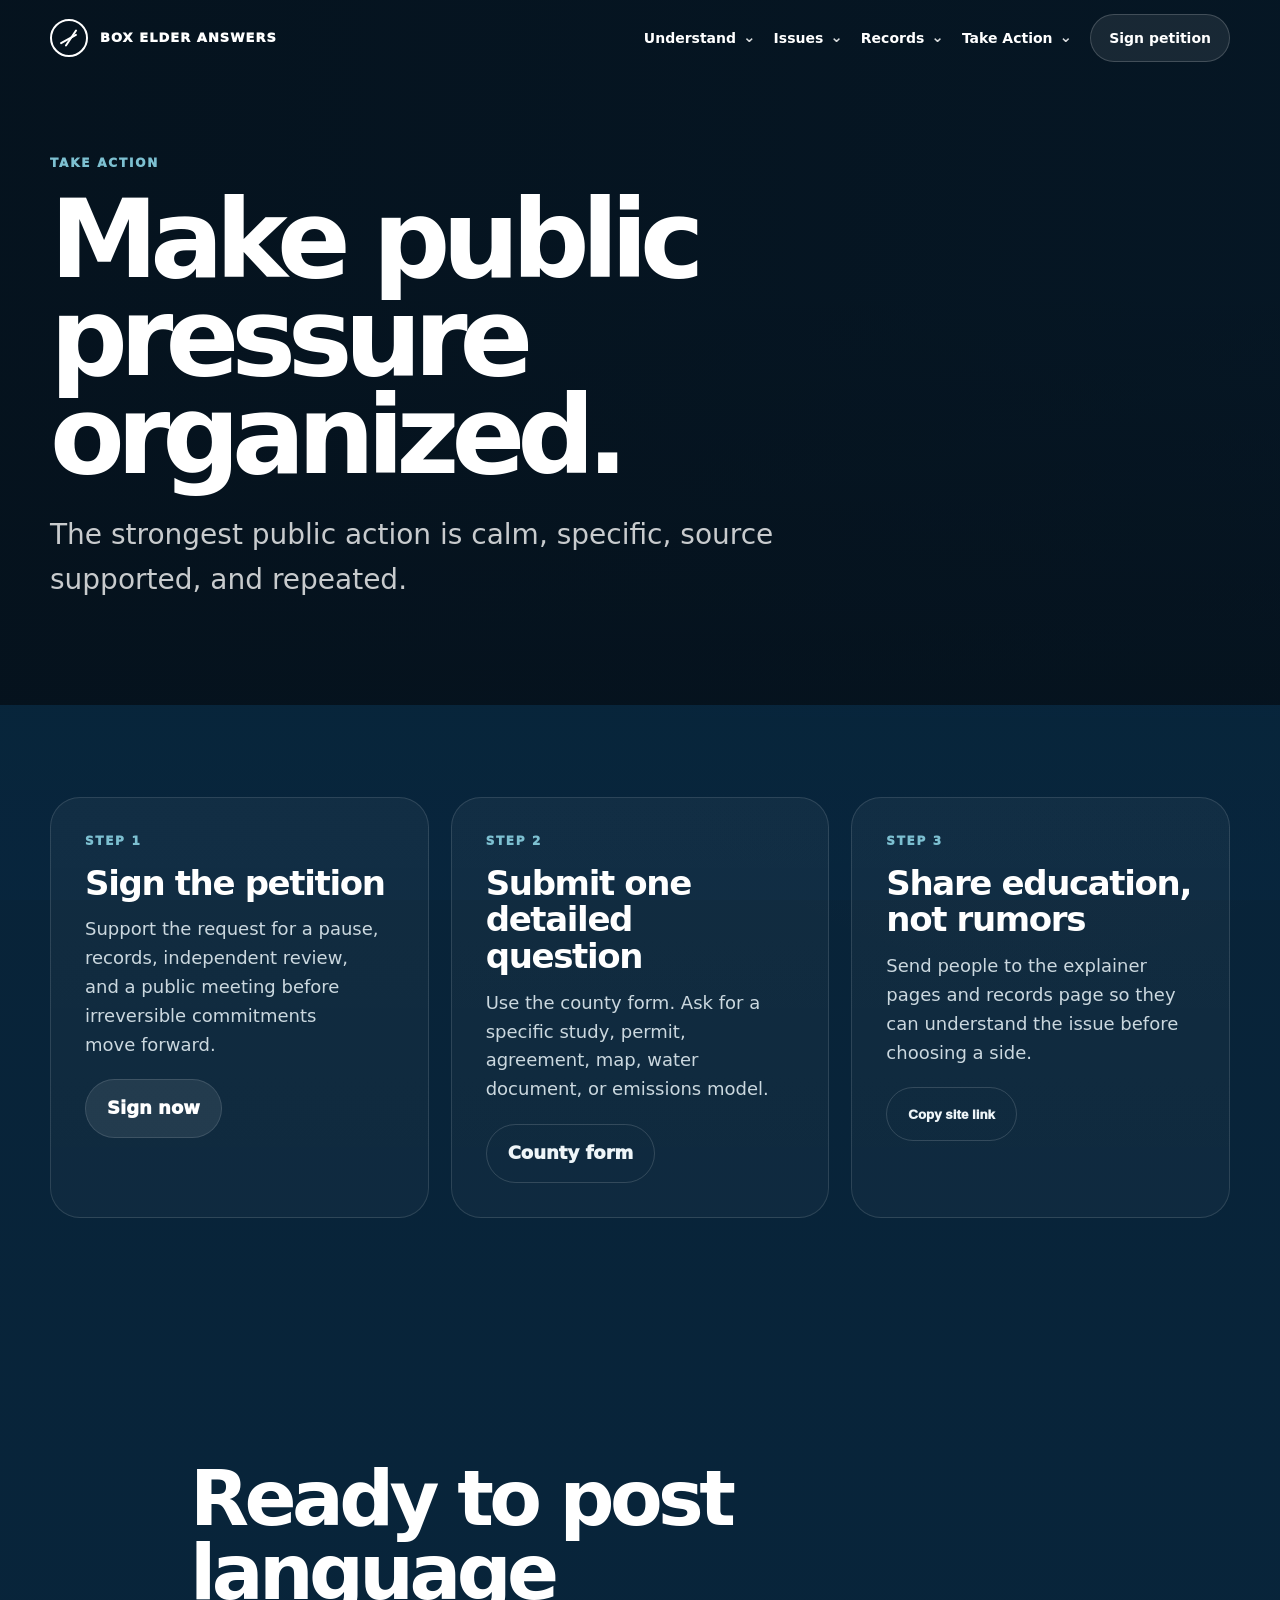
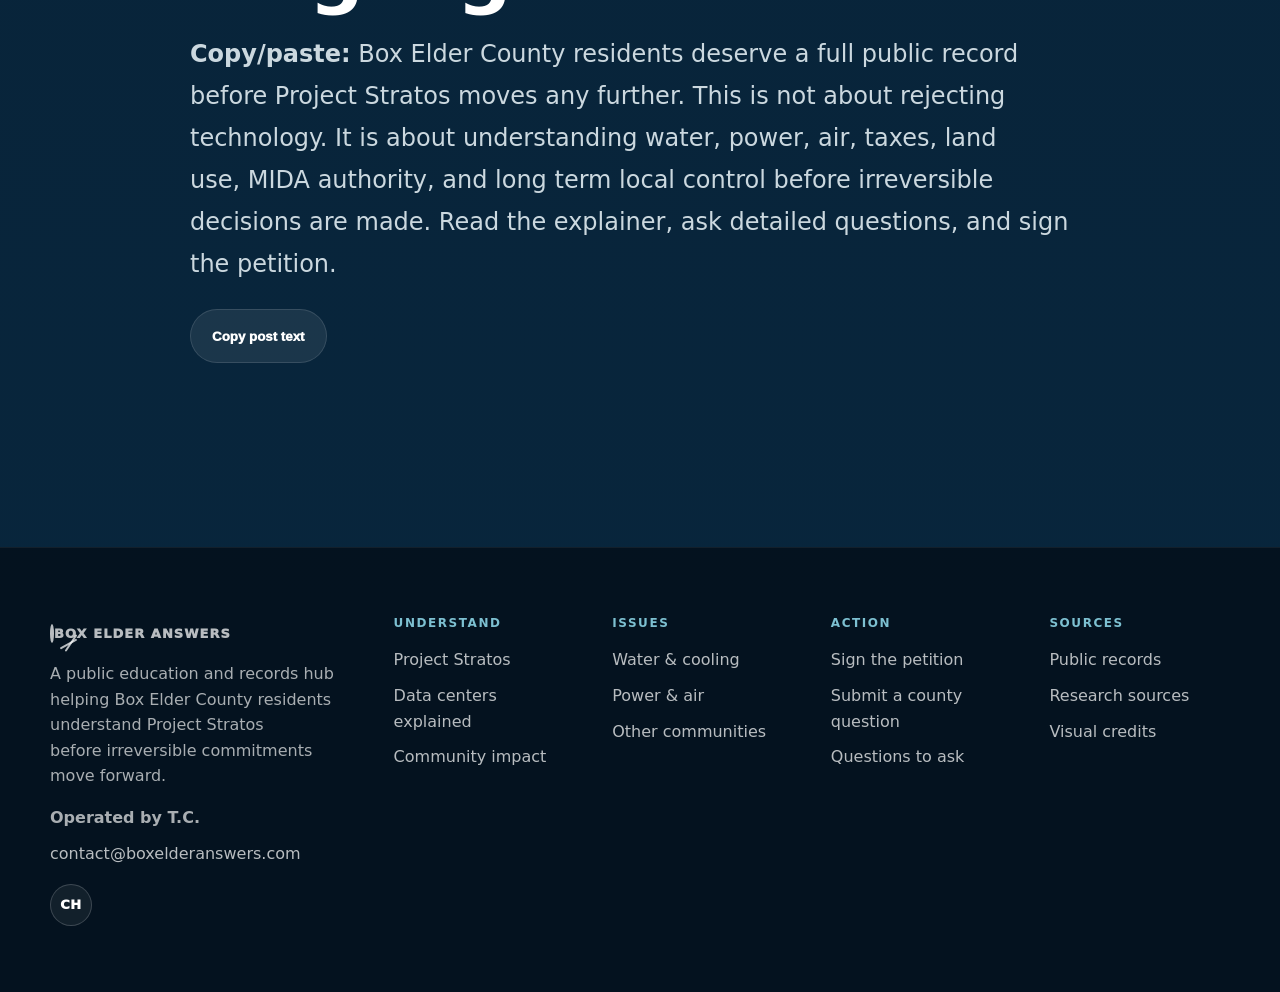
<file: take-action.html>
<!DOCTYPE html>
<html lang="en"><head><meta charset="utf-8"/><meta content="width=device-width, initial-scale=1" name="viewport"/><title>Take action | Box Elder Answers</title><meta content="Box Elder Answers public education and records hub for Project Stratos." name="description"/><meta content="Take action | Box Elder Answers" property="og:title"/><meta content="Box Elder Answers public education and records hub for Project Stratos." property="og:description"/><meta content="website" property="og:type"/><meta content="#03111f" name="theme-color"/><link href="https://www.fws.gov" rel="preconnect"/><link href="https://d9-wret.s3.us-west-2.amazonaws.com" rel="preconnect"/><link href="styles.css" rel="stylesheet"/></head><body><a class="skip-link" href="#main">Skip to content</a>
<header class="site-header">
<nav aria-label="Primary navigation" class="nav">
<a class="brand" href="index.html"><i aria-hidden="true" class="brand-mark"></i><span>Box Elder Answers</span></a>
<button aria-expanded="false" class="mobile-toggle">Menu</button>
<div class="nav-links">
<a href="project-stratos.html">Stratos</a>
<a href="data-centers-explained.html">Data centers</a>
<a href="water.html">Water</a>
<a href="power-air.html">Power &amp; air</a>
<a href="case-studies.html">Other communities</a>
<a href="records.html">Records</a>
<a class="nav-cta" href="https://www.change.org/p/pause-project-stratos-now-box-elder-deserves-answers">Sign petition</a>
</div>
</nav>
</header>
<main id="main">
<section class="page-hero" style='--page-bg:url("https://d9-wret.s3.us-west-2.amazonaws.com/assets/palladium/production/s3fs-public/media/images/greatsaltlake_oli_2021205_lrg.jpg")'><div class="section"><div class="breadcrumb">Take action</div><h1>Make public pressure organized.</h1><p>The strongest public action is calm, specific, source supported, and repeated.</p></div></section><section class="section"><div class="grid-3"><article class="card large"><div class="label">Step 1</div><h3>Sign the petition</h3><p>Support the request for a pause, records, independent review, and a public meeting before irreversible commitments move forward.</p><p style="margin-top:20px"><a class="btn dark" href="https://www.change.org/p/pause-project-stratos-now-box-elder-deserves-answers">Sign now</a></p></article><article class="card large"><div class="label">Step 2</div><h3>Submit one detailed question</h3><p>Use the county form. Ask for a specific study, permit, agreement, map, water document, or emissions model.</p><p style="margin-top:20px"><a class="btn outline" href="https://www.boxeldercountyut.gov/641/Stratos-Project">County form</a></p></article><article class="card large"><div class="label">Step 3</div><h3>Share education, not rumors</h3><p>Send people to the explainer pages and records page so they can understand the issue before choosing a side.</p><p style="margin-top:20px"><button class="btn outline" data-copy="https://boxelderanswers.com/">Copy site link</button></p></article></div></section><section class="article"><h2>Ready to post language</h2><p><strong>Copy/paste:</strong> Box Elder County residents deserve a full public record before Project Stratos moves any further. This is not about rejecting technology. It is about understanding water, power, air, taxes, land use, MIDA authority, and long term local control before irreversible decisions are made. Read the explainer, ask detailed questions, and sign the petition.</p><div class="actions"><button class="btn dark" data-copy="Box Elder County residents deserve a full public record before Project Stratos moves any further. This is not about rejecting technology. It is about understanding water, power, air, taxes, land use, MIDA authority, and long term local control before irreversible decisions are made. Read the explainer, ask detailed questions, and sign the petition: https://boxelderanswers.com/">Copy post text</button></div></section></main>
<footer class="footer">
<div class="footer-inner">
<div><a class="brand" href="index.html"><i aria-hidden="true" class="brand-mark"></i><span>Box Elder Answers</span></a><p>A public education and records hub helping Box Elder County residents understand Project Stratos before irreversible commitments move forward.</p><p><strong>Operated by T.C.</strong><br/><a href="mailto:contact@boxelderanswers.com">contact@boxelderanswers.com</a></p></div>
<div><h4>Understand</h4><a href="project-stratos.html">Project Stratos</a><a href="data-centers-explained.html">Data centers explained</a><a href="community-impact.html">Community impact</a></div>
<div><h4>Issues</h4><a href="water.html">Water &amp; cooling</a><a href="power-air.html">Power &amp; air</a><a href="case-studies.html">Other communities</a></div>
<div><h4>Action</h4><a href="https://www.change.org/p/pause-project-stratos-now-box-elder-deserves-answers">Sign the petition</a><a href="https://www.boxeldercountyut.gov/641/Stratos-Project">Submit a county question</a><a href="questions.html">Questions to ask</a></div>
<div><h4>Sources</h4><a href="records.html">Public records</a><a href="sources.html">Research sources</a><a href="sources.html#visuals">Visual credits</a></div>
</div>
</footer>
<script src="content-codes.js"></script>
<script src="main.js"></script></body></html>
</file>
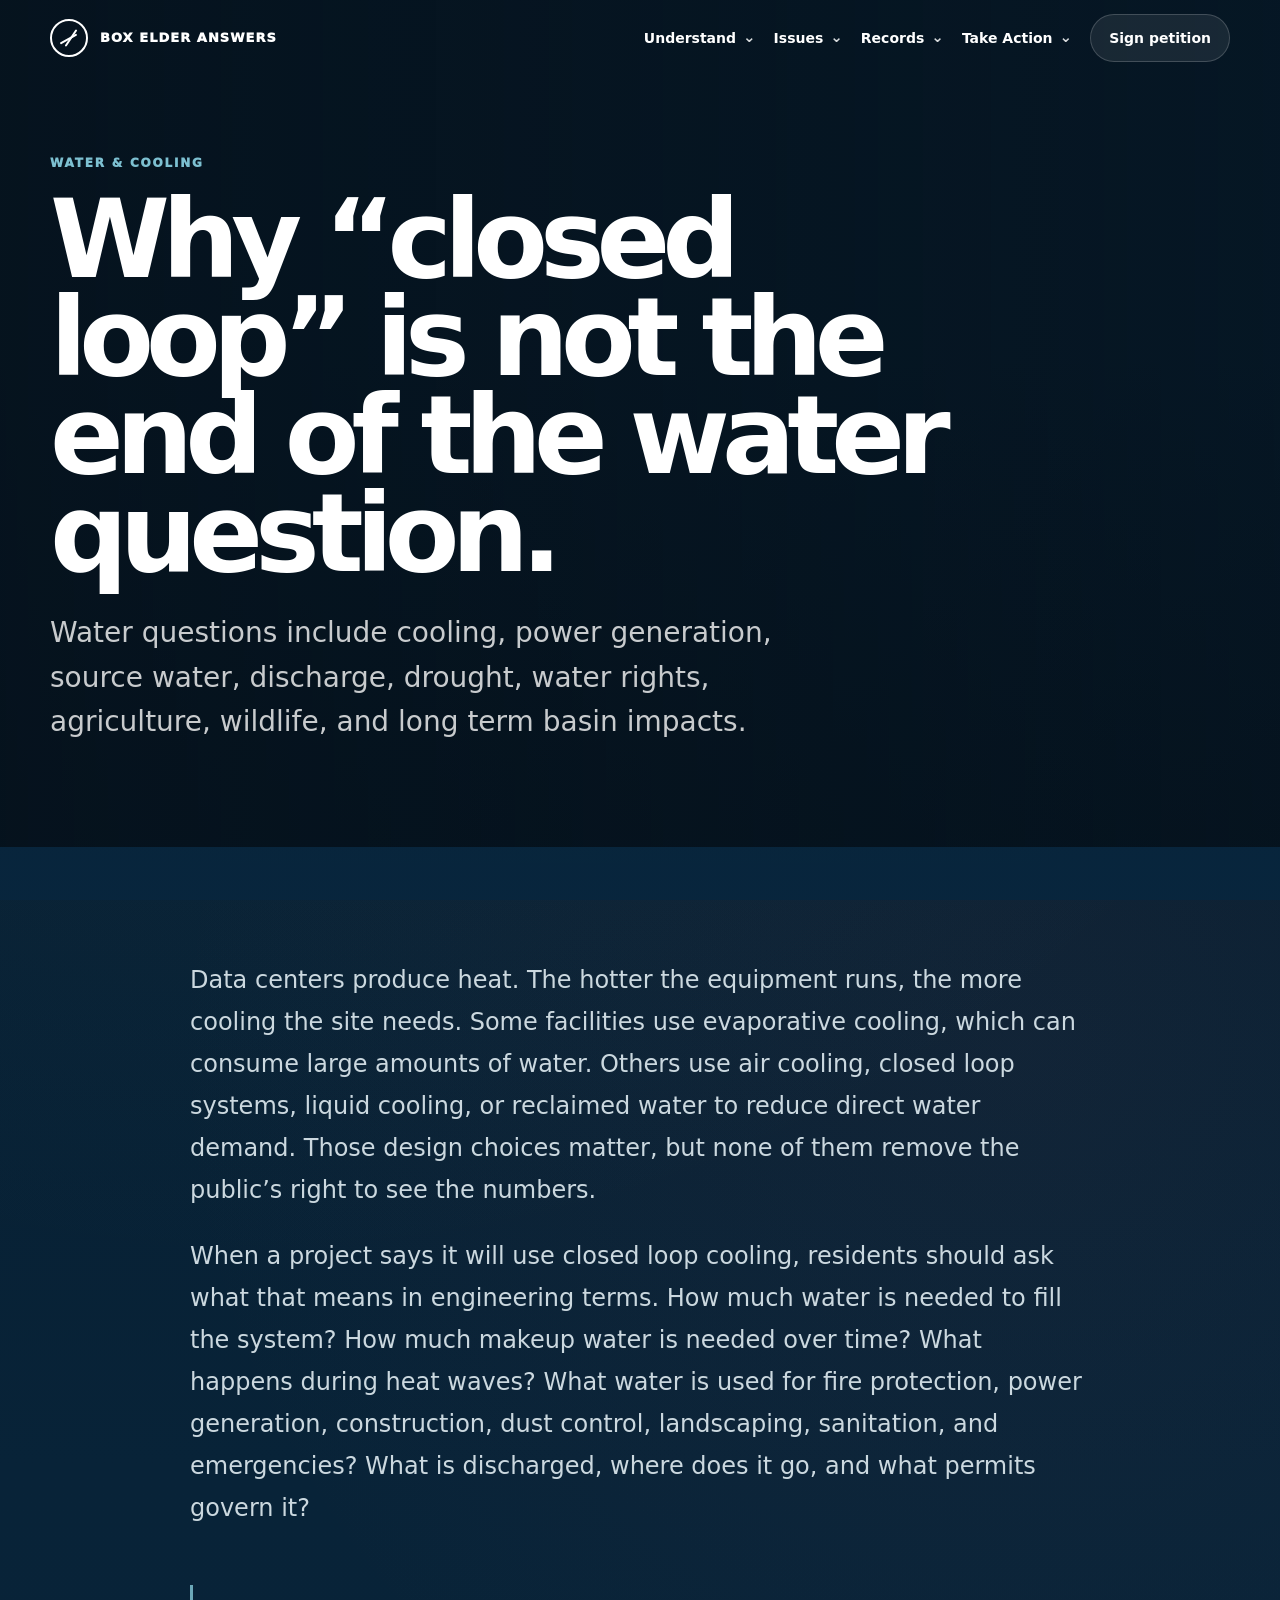
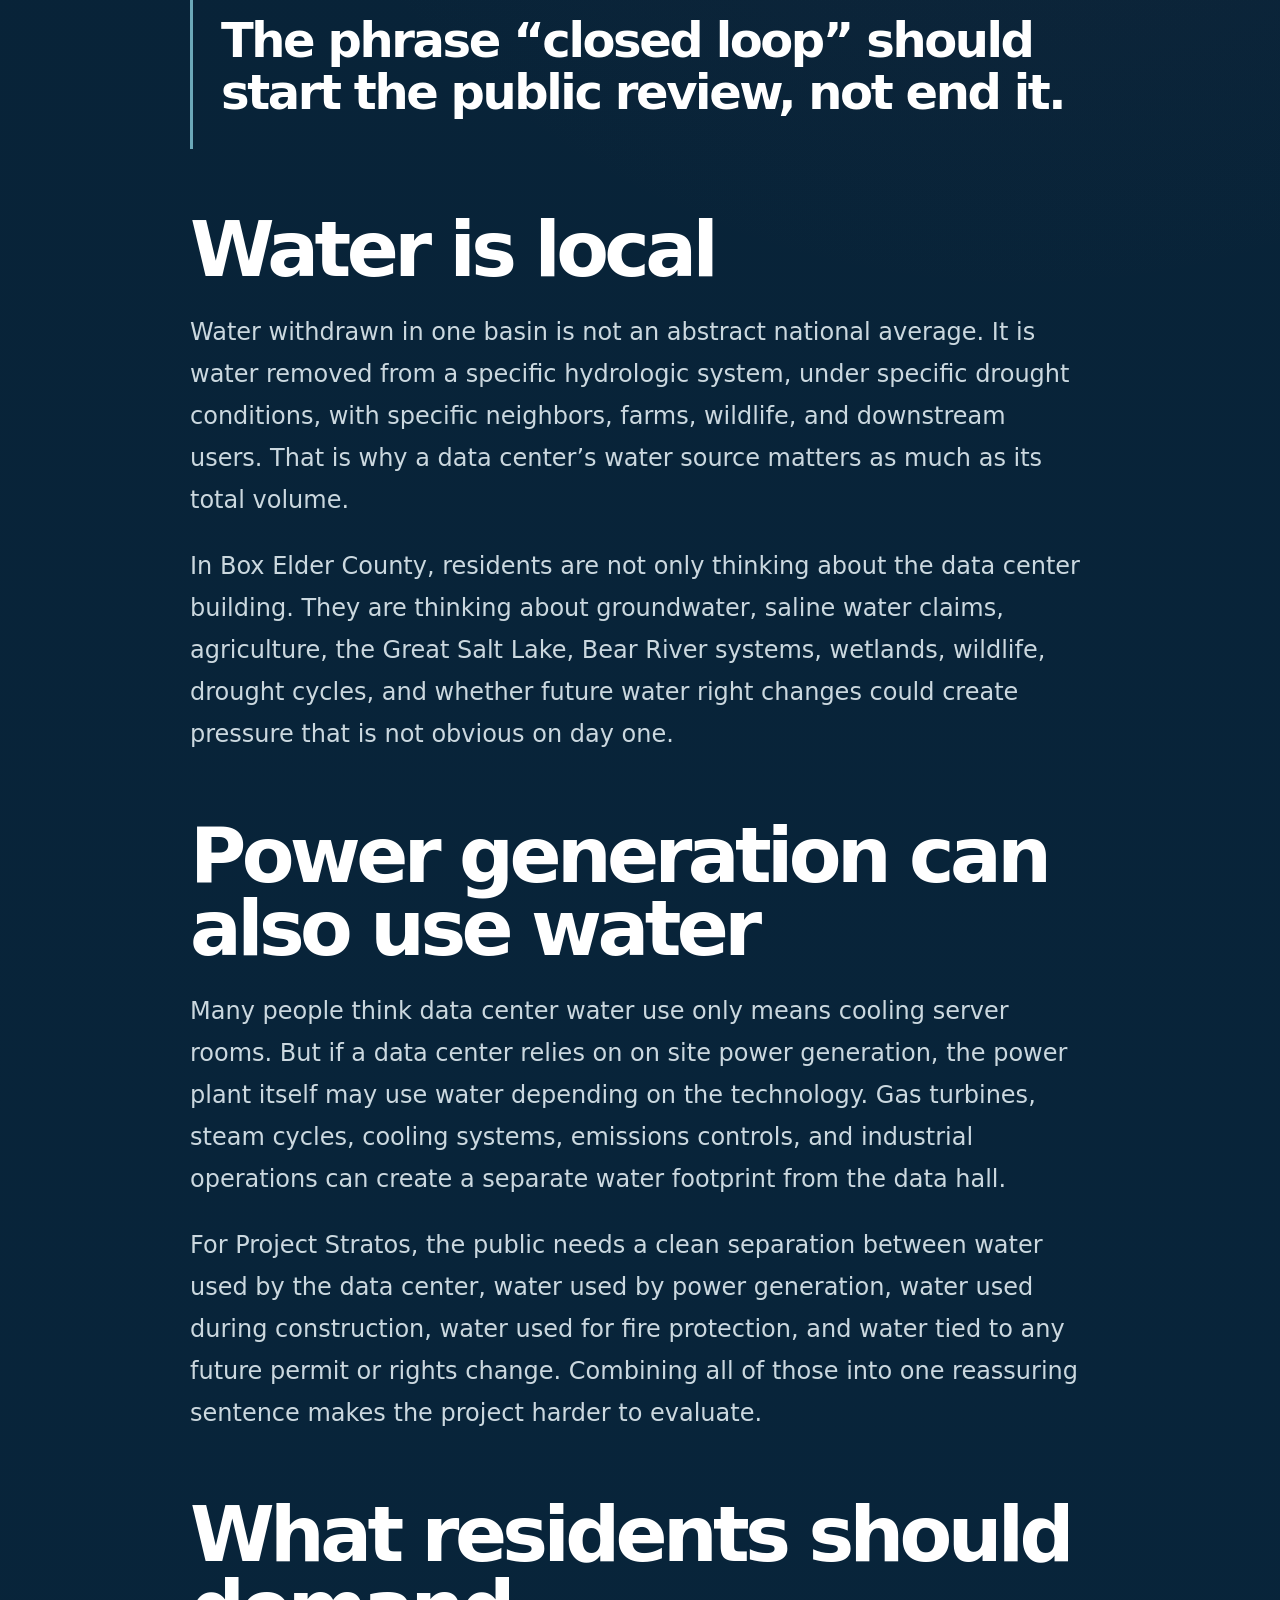
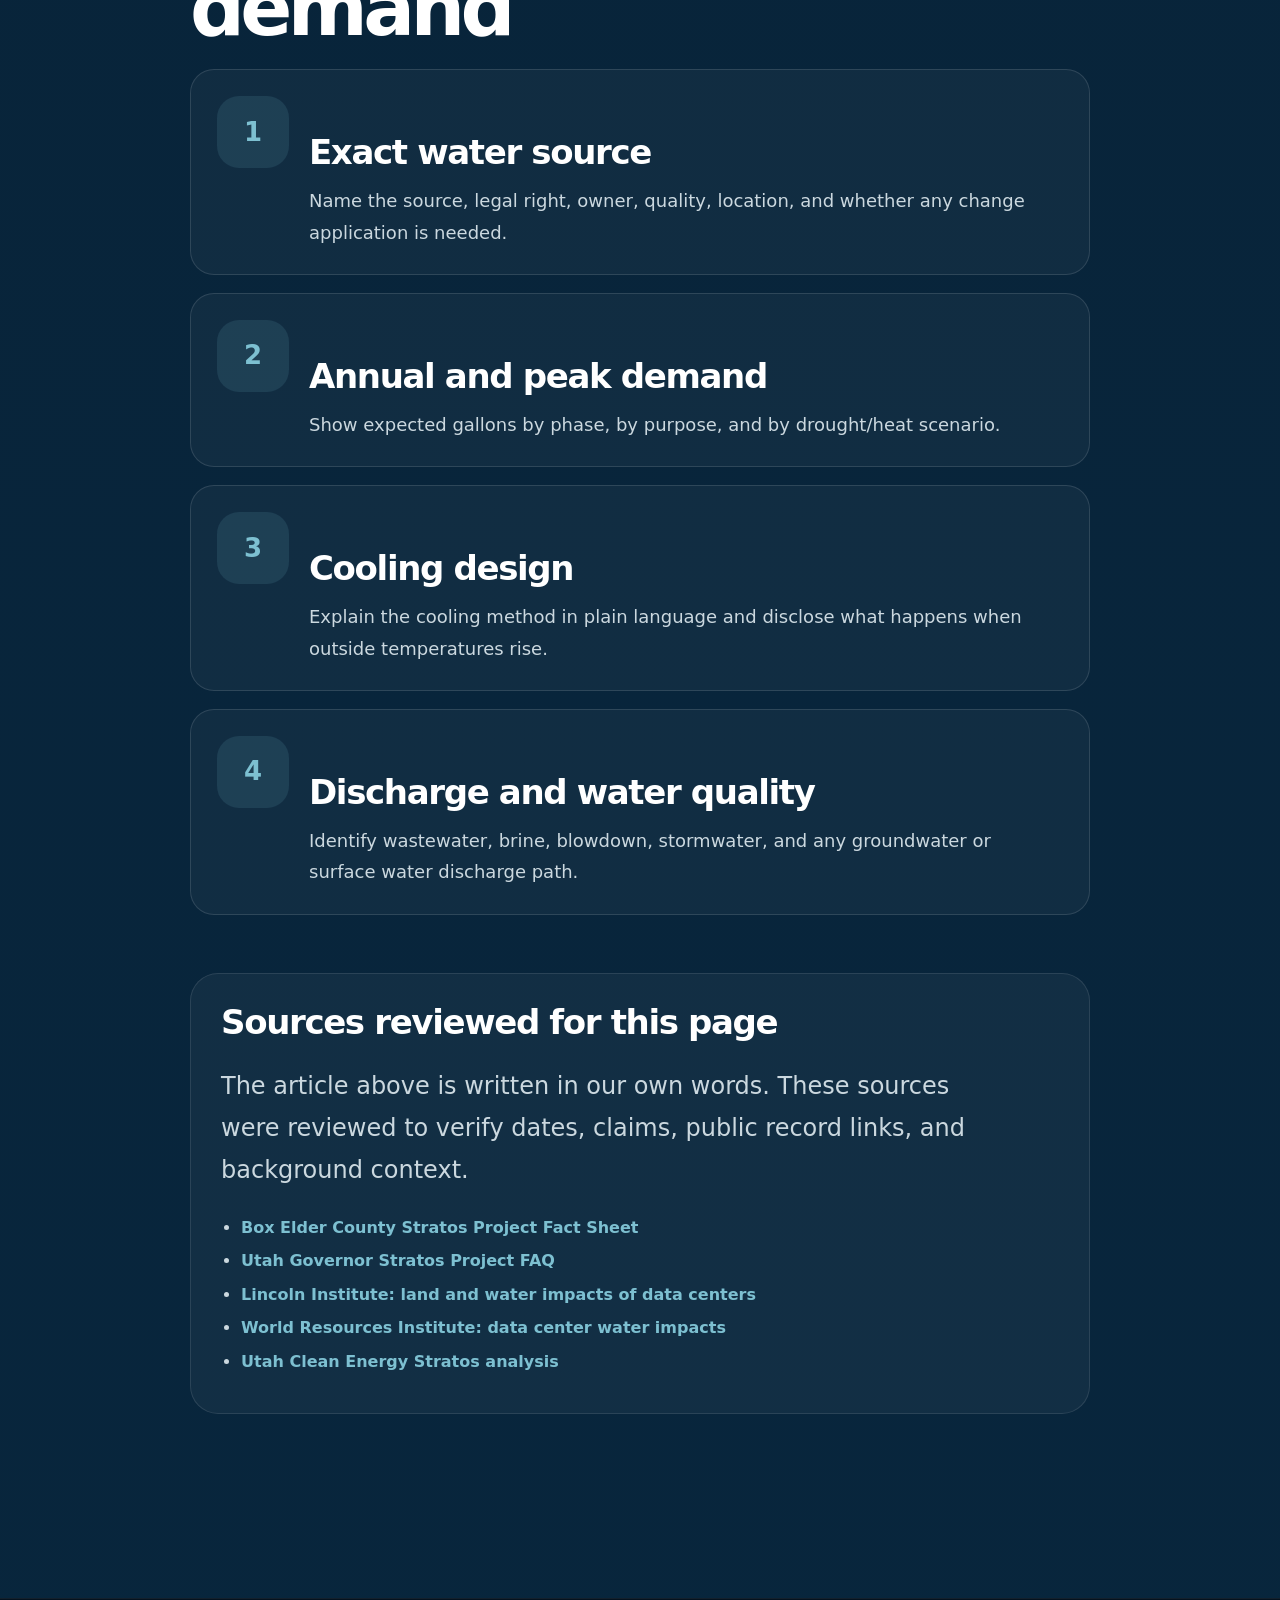
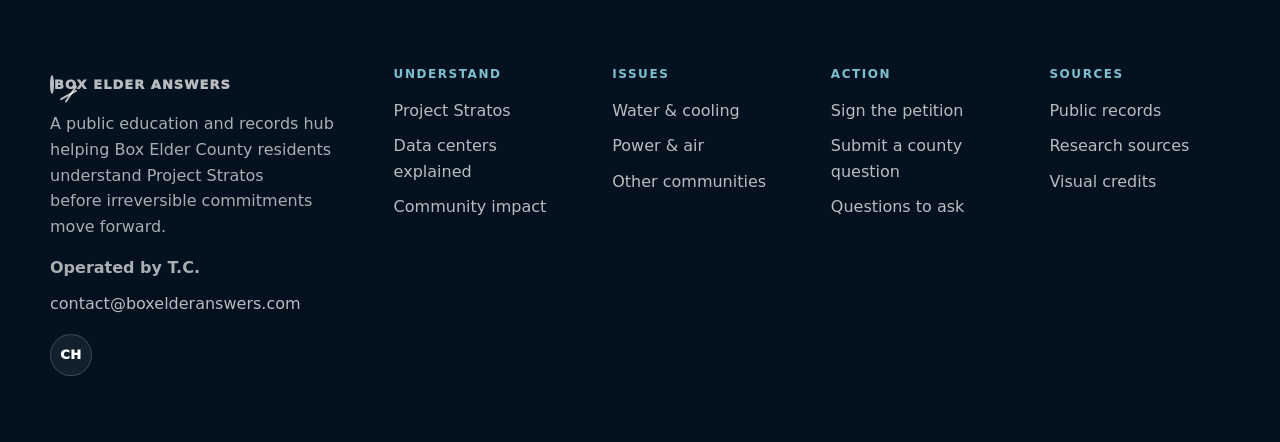
<file: water.html>
<!DOCTYPE html>
<html lang="en"><head><meta charset="utf-8"/><meta content="width=device-width, initial-scale=1" name="viewport"/><title>Water &amp; cooling | Box Elder Answers</title><meta content="Box Elder Answers public education and records hub for Project Stratos." name="description"/><meta content="Water &amp; cooling | Box Elder Answers" property="og:title"/><meta content="Box Elder Answers public education and records hub for Project Stratos." property="og:description"/><meta content="website" property="og:type"/><meta content="#03111f" name="theme-color"/><link href="https://www.fws.gov" rel="preconnect"/><link href="https://d9-wret.s3.us-west-2.amazonaws.com" rel="preconnect"/><link href="styles.css" rel="stylesheet"/></head><body><a class="skip-link" href="#main">Skip to content</a>
<header class="site-header">
<nav aria-label="Primary navigation" class="nav">
<a class="brand" href="index.html"><i aria-hidden="true" class="brand-mark"></i><span>Box Elder Answers</span></a>
<button aria-expanded="false" class="mobile-toggle">Menu</button>
<div class="nav-links">
<a href="project-stratos.html">Stratos</a>
<a href="data-centers-explained.html">Data centers</a>
<a href="water.html">Water</a>
<a href="power-air.html">Power &amp; air</a>
<a href="case-studies.html">Other communities</a>
<a href="records.html">Records</a>
<a class="nav-cta" href="https://www.change.org/p/pause-project-stratos-now-box-elder-deserves-answers">Sign petition</a>
</div>
</nav>
</header>
<main id="main">
<section class="page-hero" style='--page-bg:url("https://d9-wret.s3.us-west-2.amazonaws.com/assets/palladium/production/s3fs-public/media/images/greatsaltlake_oli_2021205_lrg.jpg")'><div class="section"><div class="breadcrumb">Water &amp; cooling</div><h1>Why “closed loop” is not the end of the water question.</h1><p>Water questions include cooling, power generation, source water, discharge, drought, water rights, agriculture, wildlife, and long term basin impacts.</p></div></section>
<article class="article"><p>Data centers produce heat. The hotter the equipment runs, the more cooling the site needs. Some facilities use evaporative cooling, which can consume large amounts of water. Others use air cooling, closed loop systems, liquid cooling, or reclaimed water to reduce direct water demand. Those design choices matter, but none of them remove the public’s right to see the numbers.</p><p>When a project says it will use closed loop cooling, residents should ask what that means in engineering terms. How much water is needed to fill the system? How much makeup water is needed over time? What happens during heat waves? What water is used for fire protection, power generation, construction, dust control, landscaping, sanitation, and emergencies? What is discharged, where does it go, and what permits govern it?</p><div class="pullquote">The phrase “closed loop” should start the public review, not end it.</div><h2>Water is local</h2><p>Water withdrawn in one basin is not an abstract national average. It is water removed from a specific hydrologic system, under specific drought conditions, with specific neighbors, farms, wildlife, and downstream users. That is why a data center’s water source matters as much as its total volume.</p><p>In Box Elder County, residents are not only thinking about the data center building. They are thinking about groundwater, saline water claims, agriculture, the Great Salt Lake, Bear River systems, wetlands, wildlife, drought cycles, and whether future water right changes could create pressure that is not obvious on day one.</p><h2>Power generation can also use water</h2><p>Many people think data center water use only means cooling server rooms. But if a data center relies on on site power generation, the power plant itself may use water depending on the technology. Gas turbines, steam cycles, cooling systems, emissions controls, and industrial operations can create a separate water footprint from the data hall.</p><p>For Project Stratos, the public needs a clean separation between water used by the data center, water used by power generation, water used during construction, water used for fire protection, and water tied to any future permit or rights change. Combining all of those into one reassuring sentence makes the project harder to evaluate.</p><h2>What residents should demand</h2><div class="issue-list"><div class="issue"><b>1</b><div><h3>Exact water source</h3><p>Name the source, legal right, owner, quality, location, and whether any change application is needed.</p></div></div><div class="issue"><b>2</b><div><h3>Annual and peak demand</h3><p>Show expected gallons by phase, by purpose, and by drought/heat scenario.</p></div></div><div class="issue"><b>3</b><div><h3>Cooling design</h3><p>Explain the cooling method in plain language and disclose what happens when outside temperatures rise.</p></div></div><div class="issue"><b>4</b><div><h3>Discharge and water quality</h3><p>Identify wastewater, brine, blowdown, stormwater, and any groundwater or surface water discharge path.</p></div></div></div><div class="source-box"><h3>Sources reviewed for this page</h3><p class="muted">The article above is written in our own words. These sources were reviewed to verify dates, claims, public record links, and background context.</p><ul><li><a href="https://www.boxeldercountyut.gov/647/Stratos-Project-Fact-Sheet">Box Elder County Stratos Project Fact Sheet</a></li><li><a href="https://governor.utah.gov/wp-content/uploads/FAQ-on-Stratos-Project.pdf">Utah Governor Stratos Project FAQ</a></li><li><a href="https://www.lincolninst.edu/publications/land-lines-magazine/articles/land-water-impacts-data centers/">Lincoln Institute: land and water impacts of data centers</a></li><li><a href="https://www.wri.org/insights/us-data center-growth-impacts">World Resources Institute: data center water impacts</a></li><li><a href="https://utahcleanenergy.org/estimated-emissions-and-water-consumption-from-the-proposed-stratos-data center/">Utah Clean Energy Stratos analysis</a></li></ul></div></article></main>
<footer class="footer">
<div class="footer-inner">
<div><a class="brand" href="index.html"><i aria-hidden="true" class="brand-mark"></i><span>Box Elder Answers</span></a><p>A public education and records hub helping Box Elder County residents understand Project Stratos before irreversible commitments move forward.</p><p><strong>Operated by T.C.</strong><br/><a href="mailto:contact@boxelderanswers.com">contact@boxelderanswers.com</a></p></div>
<div><h4>Understand</h4><a href="project-stratos.html">Project Stratos</a><a href="data-centers-explained.html">Data centers explained</a><a href="community-impact.html">Community impact</a></div>
<div><h4>Issues</h4><a href="water.html">Water &amp; cooling</a><a href="power-air.html">Power &amp; air</a><a href="case-studies.html">Other communities</a></div>
<div><h4>Action</h4><a href="https://www.change.org/p/pause-project-stratos-now-box-elder-deserves-answers">Sign the petition</a><a href="https://www.boxeldercountyut.gov/641/Stratos-Project">Submit a county question</a><a href="questions.html">Questions to ask</a></div>
<div><h4>Sources</h4><a href="records.html">Public records</a><a href="sources.html">Research sources</a><a href="sources.html#visuals">Visual credits</a></div>
</div>
</footer>
<script src="content-codes.js"></script>
<script src="main.js"></script></body></html>
</file>
<file: styles.css>
:root{
  --ink:#eef5f8;
  --ink-soft:#cbd8df;
  --deep:#061a2a;
  --deep-2:#082338;
  --navy:#0d2d45;
  --blue:#7dc0d1;
  --blue-soft:#9bd0dc;
  --red:#b55d62;
  --red-soft:#cd8a8d;
  --paper:#082338;
  --card:rgba(255,255,255,.045);
  --card-strong:rgba(255,255,255,.08);
  --line:rgba(255,255,255,.12);
  --shadow:0 20px 60px rgba(0,0,0,.18);
  --max:1180px;
  --reader:900px;
  --radius:30px
}
*{box-sizing:border-box}
html{scroll-behavior:smooth}
body{margin:0;font-family:Inter,ui-sans-serif,system-ui,-apple-system,BlinkMacSystemFont,"Segoe UI",sans-serif;color:var(--ink);background:radial-gradient(circle at 20% 0%,rgba(125,192,209,.08),transparent 24%),radial-gradient(circle at 80% 20%,rgba(181,93,98,.06),transparent 20%),linear-gradient(180deg,var(--deep),var(--deep-2) 28%,#08263d);line-height:1.6}
a{color:inherit}img{max-width:100%;display:block}
.skip-link{position:absolute;left:-999px;top:0;background:white;color:black;padding:12px;z-index:200}.skip-link:focus{left:12px;top:12px}
.site-header{position:fixed;top:0;left:0;right:0;z-index:100;color:white;transition:.22s ease}
.site-header.is-scrolled,.site-header.solid{background:rgba(7,26,42,.84);backdrop-filter:blur(18px);box-shadow:0 2px 18px rgba(0,0,0,.15)}
.nav{width:min(var(--max),calc(100% - 34px));min-height:76px;margin:0 auto;display:flex;align-items:center;justify-content:space-between;gap:24px}
.brand{display:flex;align-items:center;gap:12px;text-decoration:none;font-weight:950;letter-spacing:.08em;text-transform:uppercase;font-size:13px}
.brand-mark{width:38px;height:38px;border:2px solid currentColor;border-radius:50%;position:relative;flex:none}
.brand-mark:before,.brand-mark:after{content:"";position:absolute;background:currentColor;border-radius:999px}
.brand-mark:before{width:19px;height:2px;left:7px;top:17px;transform:rotate(-29deg)}
.brand-mark:after{width:2px;height:20px;left:18px;top:7px;transform:rotate(34deg)}
.nav-links{display:flex;align-items:center;gap:22px;font-weight:850;font-size:14px}.nav-links a{text-decoration:none;opacity:.94}.nav-links a:hover{text-decoration:underline;text-underline-offset:6px}
.nav-cta{background:rgba(181,93,98,.88);border:1px solid rgba(255,255,255,.12);border-radius:999px;padding:12px 18px;opacity:1!important}
.mobile-toggle{display:none;background:transparent;border:0;color:inherit;font:inherit;font-weight:900}
.hero{min-height:100svh;color:white;position:relative;display:grid;align-items:end;overflow:hidden;background:var(--deep)}
.hero-bg,.hero-layer,.hero-overlay{position:absolute;inset:0}.hero-layer{background-size:cover;background-position:center;opacity:0;transform:scale(1.12);animation:heroFade 27s infinite linear;filter:saturate(.92) contrast(1.02)}
.hero-layer:nth-child(1){background-image:url("https://www.fws.gov/sites/default/files/styles/max_1300x1300/public/images/2025-09/visitor-center-from-dock-at-bear-river-migratory-bird-refuge-usfws.jpg?itok=euz0qzvK");animation-delay:0s}
.hero-layer:nth-child(2){background-image:url("https://d9-wret.s3.us-west-2.amazonaws.com/assets/palladium/production/s3fs-public/media/images/greatsaltlake_oli_2021205_lrg.jpg");animation-delay:9s}
.hero-layer:nth-child(3){background-image:url("https://www.fws.gov/sites/default/files/styles/max_1300x1300/public/2023-07/sunset%20of%20bear%20river%20mig%20bird%20refuge%20in%20utah%20sandra%20uecker%20usfws%20june%2012%202021.jpg?itok=Q9WLtNtS");animation-delay:18s}
@keyframes heroFade{0%{opacity:0;transform:scale(1.13)}7%{opacity:1}33%{opacity:1}43%{opacity:0;transform:scale(1.03) translateX(-1.6%)}100%{opacity:0}}
.hero-overlay{z-index:2;background:radial-gradient(circle at 78% 18%,rgba(125,192,209,.12),transparent 30%),linear-gradient(180deg,rgba(5,18,29,.26),rgba(5,18,29,.18)),linear-gradient(90deg,rgba(5,18,29,.88),rgba(5,18,29,.56) 48%,rgba(5,18,29,.24)),linear-gradient(0deg,rgba(5,18,29,.86),rgba(5,18,29,.10) 55%)}
.grain{position:absolute;inset:-40%;z-index:3;opacity:.11;pointer-events:none;background-image:radial-gradient(circle at 25% 25%,rgba(255,255,255,.25) 0 1px,transparent 1px),radial-gradient(circle at 70% 70%,rgba(255,255,255,.18) 0 1px,transparent 1px);background-size:10px 10px,15px 15px;animation:grain 1.9s steps(2) infinite}@keyframes grain{0%{transform:translate(0,0)}50%{transform:translate(2%,-1%)}100%{transform:translate(-1%,1%)}}
.hero-inner{position:relative;z-index:4;width:min(var(--max),calc(100% - 34px));margin:0 auto;padding:150px 0 66px}.kicker{display:inline-flex;align-items:center;gap:12px;font-size:12px;font-weight:950;letter-spacing:.18em;text-transform:uppercase;color:rgba(255,255,255,.83)}.kicker:before{content:"";width:38px;height:2px;background:var(--blue);border-radius:99px}
.hero h1{max-width:1060px;font-size:clamp(54px,9.2vw,124px);line-height:.9;letter-spacing:-.076em;margin:22px 0 24px}.hero p{max-width:820px;color:rgba(255,255,255,.82);font-size:clamp(20px,2.3vw,28px);margin:0 0 30px}.actions{display:flex;flex-wrap:wrap;gap:14px}
.btn{min-height:54px;display:inline-flex;align-items:center;justify-content:center;gap:10px;border-radius:999px;padding:14px 21px;font-weight:950;text-decoration:none;border:1px solid transparent;transition:.18s ease;cursor:pointer}.btn:hover{transform:translateY(-2px);box-shadow:0 14px 32px rgba(0,0,0,.18)}
.btn.primary{background:rgba(181,93,98,.88);color:white}.btn.dark{background:rgba(255,255,255,.08);border-color:rgba(255,255,255,.12);color:white}.btn.white{background:white;color:#10263a}.btn.ghost{border-color:rgba(255,255,255,.32);color:white;background:rgba(255,255,255,.03)}.btn.outline{border-color:rgba(255,255,255,.15);background:transparent;color:var(--ink)}
.stat-strip{margin-top:64px;display:grid;grid-template-columns:repeat(4,1fr);gap:1px;max-width:1060px;border-radius:24px;overflow:hidden;border:1px solid rgba(255,255,255,.12);background:rgba(255,255,255,.04);backdrop-filter:blur(12px)}.stat-strip div{padding:20px;background:rgba(255,255,255,.04)}.stat-strip strong{display:block;font-size:clamp(27px,3.4vw,48px);line-height:.95;letter-spacing:-.055em}.stat-strip span{display:block;margin-top:9px;color:rgba(255,255,255,.72);font-weight:750;font-size:13px}
.section{width:min(var(--max),calc(100% - 34px));margin:0 auto;padding:92px 0}.section-tight{padding:68px 0}.section-head{display:grid;grid-template-columns:minmax(0,.82fr) minmax(0,1fr);align-items:end;gap:72px;margin-bottom:44px}.eyebrow{color:var(--blue-soft);font-size:12px;font-weight:950;letter-spacing:.16em;text-transform:uppercase;margin-bottom:16px}h1,h2,h3,p{text-wrap:pretty}h2{margin:0;font-size:clamp(40px,6vw,78px);line-height:.96;letter-spacing:-.06em;color:white}h3{margin:0 0 14px;font-size:clamp(25px,3vw,34px);line-height:1.08;letter-spacing:-.04em;color:white}.lead{font-size:clamp(19px,2vw,24px);color:var(--ink-soft);margin:0}.muted{color:var(--ink-soft)}
.article{width:min(var(--reader),calc(100% - 34px));margin:0 auto;padding:88px 0}.article.wide{width:min(var(--reader),calc(100% - 34px));margin-left:0}.article p,.prose p{font-size:clamp(19px,2.1vw,24px);line-height:1.75;color:var(--ink-soft)}.article h2,.prose h2{margin-top:64px;margin-bottom:24px}.article h3,.prose h3{margin-top:38px}.article a{color:var(--blue-soft);font-weight:850}
.pullquote{margin:56px 0;padding:30px 0 30px 28px;border-left:3px solid rgba(125,192,209,.85);font-size:clamp(28px,4vw,48px);line-height:1.08;letter-spacing:-.05em;font-weight:900;color:white}
.grid-2{display:grid;grid-template-columns:repeat(2,minmax(0,1fr));gap:22px}.grid-3{display:grid;grid-template-columns:repeat(3,minmax(0,1fr));gap:22px}
.card{background:linear-gradient(180deg,rgba(255,255,255,.045),rgba(255,255,255,.03));border:1px solid var(--line);border-radius:var(--radius);overflow:hidden;box-shadow:none}.card.pad{padding:30px}.card.large{padding:34px}.card p{color:var(--ink-soft);font-size:18px;margin:0}.label{font-size:12px;letter-spacing:.14em;text-transform:uppercase;font-weight:950;color:var(--blue-soft);margin-bottom:14px}
.photo{min-height:320px;background-size:cover;background-position:center;position:relative}.photo:after{content:"";position:absolute;inset:0;background:linear-gradient(180deg,transparent 40%,rgba(0,0,0,.62))}.photo-caption{position:absolute;left:22px;right:22px;bottom:18px;color:white;z-index:1;font-size:12px;font-weight:850;opacity:.9}
.photo.dock{background-image:url("https://www.fws.gov/sites/default/files/styles/max_1300x1300/public/images/2025-09/visitor-center-from-dock-at-bear-river-migratory-bird-refuge-usfws.jpg?itok=euz0qzvK")}.photo.sunset{background-image:url("https://www.fws.gov/sites/default/files/styles/max_1300x1300/public/2023-07/sunset%20of%20bear%20river%20mig%20bird%20refuge%20in%20utah%20sandra%20uecker%20usfws%20june%2012%202021.jpg?itok=Q9WLtNtS")}.photo.swans{background-image:url("https://www.fws.gov/sites/default/files/styles/max_1300x1300/public/images/2026-01/tundra-swans-tom-koerner-usfws.jpg?itok=1BRsZ29Q")}.photo.sat{background-image:url("https://d9-wret.s3.us-west-2.amazonaws.com/assets/palladium/production/s3fs-public/media/images/greatsaltlake_oli_2021205_lrg.jpg")}.photo.avocet{background-image:url("https://www.fws.gov/sites/default/files/styles/max_1300x1300/public/banner_images/2021-05/Avocet_Brian_Ferguson.JPG?itok=nB96HlYZ")}.photo.yellowlegs{background-image:url("https://www.fws.gov/sites/default/files/styles/max_1300x1300/public/banner_images/2021-05/DSCF6125_0.JPG?itok=0MxI_ptZ")}
.full-bleed{min-height:72vh;display:grid;align-items:end;color:white;position:relative;overflow:hidden;background:var(--deep)}.full-bleed:before{content:"";position:absolute;inset:0;background:var(--bg) center/cover no-repeat;transform:scale(1.06);animation:slowZoom 20s ease-in-out infinite alternate}.full-bleed:after{content:"";position:absolute;inset:0;background:linear-gradient(90deg,rgba(5,18,29,.84),rgba(5,18,29,.38)),linear-gradient(0deg,rgba(5,18,29,.72),transparent 55%)}.full-inner{width:min(var(--max),calc(100% - 34px));margin:0 auto;position:relative;z-index:1;padding:84px 0}.full-inner>div{max-width:820px}.full-inner h2{color:white}.full-inner p{color:rgba(255,255,255,.78);font-size:clamp(21px,2.2vw,28px)}@keyframes slowZoom{from{transform:scale(1.04)}to{transform:scale(1.16) translateX(-1.4%)}}
.dark-band{background:transparent;color:white}.dark-band .section{padding:92px 0}.dark-band .eyebrow{color:var(--blue-soft)}.dark-band .lead,.dark-band .muted{color:var(--ink-soft)}.dark-band .card{background:linear-gradient(180deg,rgba(255,255,255,.055),rgba(255,255,255,.025));border-color:rgba(255,255,255,.08);color:white}
.issue-list{display:grid;gap:18px}.issue{display:grid;grid-template-columns:72px 1fr;gap:20px;padding:26px;border-radius:24px;background:rgba(255,255,255,.04);border:1px solid var(--line)}.issue b{width:72px;height:72px;border-radius:22px;background:rgba(125,192,209,.12);color:var(--blue-soft);display:grid;place-items:center;font-size:26px}.issue p{margin:0;color:var(--ink-soft);font-size:18px}
.case-card{min-height:430px;display:grid;align-items:end;position:relative;overflow:hidden;border-radius:32px;color:white;background:#071624}.case-card:before{content:"";position:absolute;inset:0;background:var(--case-img) center/cover no-repeat;filter:saturate(.88);transform:scale(1.04)}.case-card:after{content:"";position:absolute;inset:0;background:linear-gradient(0deg,rgba(3,17,31,.84),rgba(3,17,31,.22) 70%)}.case-card>div{position:relative;z-index:1;padding:30px}.case-card h3{color:white}.case-card p{color:rgba(255,255,255,.78);font-size:17px}.case-meta{font-size:12px;letter-spacing:.13em;text-transform:uppercase;color:var(--blue-soft);font-weight:950;margin-bottom:12px}
.source-box{margin-top:58px;padding:30px;border-radius:28px;background:rgba(255,255,255,.045);border:1px solid rgba(255,255,255,.10)}.source-box h3{margin-top:0}.source-box ul{margin:12px 0 0;padding-left:20px;color:var(--ink-soft)}.source-box li{margin:8px 0}.source-grid{display:grid;grid-template-columns:repeat(2,1fr);gap:16px}.source-card{display:block;text-decoration:none;background:rgba(255,255,255,.04);border:1px solid var(--line);border-radius:22px;padding:22px}.source-card strong{display:block;color:white}.source-card span{display:block;margin-top:6px;color:var(--ink-soft);font-size:14px}
.page-hero{min-height:62vh;color:white;display:grid;align-items:end;position:relative;overflow:hidden;background:var(--deep)}.page-hero:before{content:"";position:absolute;inset:0;background:var(--page-bg) center/cover no-repeat;transform:scale(1.08);animation:slowZoom 18s ease-in-out infinite alternate}.page-hero:after{content:"";position:absolute;inset:0;background:linear-gradient(90deg,rgba(5,18,29,.90),rgba(5,18,29,.46)),linear-gradient(0deg,rgba(5,18,29,.78),transparent 58%)}.page-hero .section{position:relative;z-index:1;padding-top:154px;padding-bottom:74px}.page-hero h1{max-width:1000px;margin:18px 0;font-size:clamp(54px,8.5vw,110px);line-height:.9;letter-spacing:-.074em}.page-hero p{max-width:800px;color:rgba(255,255,255,.78);font-size:clamp(20px,2.3vw,28px)}.breadcrumb{color:var(--blue-soft);font-size:12px;letter-spacing:.15em;text-transform:uppercase;font-weight:950}
.table-wrap{overflow:auto;border:1px solid var(--line);background:rgba(255,255,255,.035);border-radius:24px}table{width:100%;border-collapse:collapse;min-width:760px}th,td{padding:18px;text-align:left;border-bottom:1px solid rgba(255,255,255,.08);vertical-align:top;color:var(--ink-soft)}th{color:var(--blue-soft);font-size:12px;letter-spacing:.13em;text-transform:uppercase}tr:last-child td{border-bottom:0}
.compare{display:grid;grid-template-columns:1fr 1fr;gap:1px;border:1px solid rgba(255,255,255,.10);border-radius:28px;overflow:hidden;background:rgba(255,255,255,.08)}.compare-col{background:rgba(255,255,255,.04);padding:34px}.compare-col h3{margin-top:0}.compare-list{display:grid;gap:14px;margin-top:22px}.compare-item{padding:18px;border-radius:18px;background:rgba(255,255,255,.04);border:1px solid rgba(255,255,255,.08);color:var(--ink-soft)}.compare-item strong{display:block;margin-bottom:5px;color:white}
.timeline{display:grid;gap:18px}.time-row{display:grid;grid-template-columns:140px 1fr;gap:22px;padding:26px;border:1px solid var(--line);border-radius:24px;background:rgba(255,255,255,.04)}.time-row time{font-weight:950;color:var(--blue-soft);letter-spacing:.08em;text-transform:uppercase;font-size:13px}.time-row h3{margin-top:0}.time-row p{margin:0;color:var(--ink-soft)}
.cta{width:min(var(--max),calc(100% - 34px));margin:0 auto;padding:68px;border-radius:42px;color:white;position:relative;overflow:hidden;background:#061a2a;box-shadow:none;display:grid;grid-template-columns:1fr .7fr;gap:48px;align-items:center}.cta:before{content:"";position:absolute;inset:0;background:url("https://d9-wret.s3.us-west-2.amazonaws.com/assets/palladium/production/s3fs-public/media/images/greatsaltlake_oli_2021205_lrg.jpg") center/cover no-repeat;opacity:.18;filter:saturate(.75)}.cta:after{content:"";position:absolute;inset:0;background:linear-gradient(90deg,rgba(5,18,29,.92),rgba(5,18,29,.72))}.cta>*{position:relative;z-index:1}.cta h2{color:white}.cta p{color:rgba(255,255,255,.78);font-size:21px}.cta-box{background:rgba(255,255,255,.045);border:1px solid rgba(255,255,255,.10);border-radius:28px;padding:28px;backdrop-filter:blur(12px)}
.footer{margin-top:96px;background:rgba(4,16,26,.85);color:white;border-top:1px solid rgba(255,255,255,.06)}.footer-inner{width:min(var(--max),calc(100% - 34px));margin:0 auto;padding:66px 0;display:grid;grid-template-columns:1.1fr repeat(4,.65fr);gap:38px}.footer h4{margin:0 0 14px;color:var(--blue-soft);font-size:12px;letter-spacing:.13em;text-transform:uppercase}.footer a{display:block;color:rgba(255,255,255,.72);text-decoration:none;margin:10px 0}.footer p{color:rgba(255,255,255,.66);max-width:430px}.footer a:hover{color:white}
.highlight{color:white;font-weight:900}.accent{color:var(--blue-soft);font-weight:900}.mission-copy{display:grid;gap:18px;max-width:860px}.mission-copy p{margin:0;font-size:clamp(21px,2.2vw,27px);line-height:1.75;color:var(--ink-soft)}
.mission-copy .divider{width:210px;height:3px;border-radius:999px;background:var(--blue-soft);margin:8px 0 6px}
.mission-wrap{padding-top:10px}
@media (prefers-reduced-motion:reduce){*,*:before,*:after{animation:none!important;transition:none!important}.hero-layer:nth-child(1){opacity:1}}
@media (max-width:900px){.mobile-toggle{display:inline-flex}.nav-links{display:none;position:fixed;inset:76px 16px auto 16px;flex-direction:column;align-items:stretch;color:var(--ink);background:#0c2336;border-radius:24px;padding:20px;box-shadow:var(--shadow)}.nav-links a{color:white}.nav-links.open{display:flex}.nav-cta{color:white;text-align:center}.hero h1{font-size:52px}.hero-inner{padding-bottom:48px}.section-head,.grid-2,.grid-3,.compare,.source-grid,.stat-strip,.time-row,.cta,.footer-inner{grid-template-columns:1fr}.section,.article{padding:72px 0}.full-inner{padding:66px 0}.cta{padding:36px;border-radius:32px}.issue{grid-template-columns:1fr}.article.wide{width:min(var(--max),calc(100% - 34px))}}
@media (max-width:540px){.brand span{max-width:166px}h2{font-size:42px}.hero h1{font-size:47px}.btn{width:100%}.stat-strip strong{font-size:34px}.article p,.mission-copy p{font-size:19px}}



/* ---------- v8 modular control upgrades ---------- */

:root {
  --global-bg-image: url("https://www.fws.gov/sites/default/files/styles/max_1300x1300/public/images/2025-09/visitor-center-from-dock-at-bear-river-migratory-bird-refuge-usfws.jpg?itok=euz0qzvK");
  --global-bg-opacity: .10;
}

body::before {
  content: "";
  position: fixed;
  inset: 0;
  z-index: -2;
  background-image: var(--global-bg-image);
  background-size: cover;
  background-position: center;
  opacity: var(--global-bg-opacity);
  filter: saturate(.8) contrast(1.04);
  transform: scale(1.04);
}

body::after {
  content: "";
  position: fixed;
  inset: 0;
  z-index: -1;
  background:
    radial-gradient(circle at 20% 0%, rgba(125,192,209,.09), transparent 25%),
    radial-gradient(circle at 85% 20%, rgba(181,93,98,.07), transparent 22%),
    linear-gradient(180deg, rgba(6,26,42,.92), rgba(8,35,56,.95) 35%, rgba(8,38,61,.98));
  pointer-events: none;
}

.has-global-bg .section,
.has-global-bg .article {
  position: relative;
}

.nav-links {
  gap: 18px;
}

.nav-item {
  position: relative;
}

.nav-item > a,
.nav-item > button {
  color: inherit;
  font: inherit;
  font-weight: 850;
  text-decoration: none;
  border: 0;
  background: transparent;
  padding: 10px 0;
  cursor: pointer;
}

.nav-item > button {
  display: inline-flex;
  align-items: center;
  gap: 7px;
}

.nav-item > button::after {
  content: "⌄";
  font-size: 15px;
  opacity: .85;
  transform: translateY(-1px);
}

.dropdown {
  position: absolute;
  top: calc(100% + 13px);
  left: 0;
  min-width: 260px;
  padding: 12px;
  border-radius: 18px;
  border: 1px solid rgba(255,255,255,.12);
  background: rgba(7, 26, 42, .94);
  backdrop-filter: blur(18px);
  box-shadow: 0 22px 58px rgba(0,0,0,.24);
  display: none;
}

.nav-item:hover .dropdown,
.nav-item:focus-within .dropdown,
.nav-item.open .dropdown {
  display: grid;
  gap: 4px;
}

.dropdown a {
  display: block;
  padding: 12px 13px;
  border-radius: 12px;
  color: white;
  opacity: .84;
  text-decoration: none;
}

.dropdown a:hover {
  background: rgba(255,255,255,.07);
  opacity: 1;
  text-decoration: none;
}

.social-links {
  display: flex;
  flex-wrap: wrap;
  gap: 10px;
  margin-top: 18px;
}

.social-links a {
  width: 42px;
  height: 42px;
  display: grid !important;
  place-items: center;
  border-radius: 999px;
  border: 1px solid rgba(255,255,255,.18);
  background: rgba(255,255,255,.06);
  color: white;
  text-decoration: none;
  font-size: 13px;
  font-weight: 950;
  letter-spacing: .04em;
  margin: 0 !important;
}

.social-links a:hover {
  background: rgba(125,192,209,.18);
}

.media-section {
  width: min(var(--max), calc(100% - 34px));
  margin: 0 auto;
  padding: 76px 0;
}

.media-section[hidden] {
  display: none !important;
}

.media-head {
  max-width: 820px;
  margin-bottom: 30px;
}

.media-head h2 {
  margin-bottom: 16px;
}

.media-head p {
  color: var(--ink-soft);
  font-size: clamp(19px, 2vw, 23px);
}

.video-grid,
.gallery-grid {
  display: grid;
  grid-template-columns: repeat(2, minmax(0, 1fr));
  gap: 22px;
}

.video-card,
.gallery-card {
  overflow: hidden;
  border-radius: 28px;
  border: 1px solid var(--line);
  background: rgba(255,255,255,.04);
}

.video-embed {
  position: relative;
  aspect-ratio: 16 / 9;
  background: rgba(0,0,0,.32);
}

.video-embed iframe,
.video-embed video {
  width: 100%;
  height: 100%;
  border: 0;
  display: block;
}

.video-card .card-body,
.gallery-card .card-body {
  padding: 22px;
}

.video-card h3,
.gallery-card h3 {
  margin-top: 0;
  font-size: clamp(22px, 2.5vw, 30px);
}

.video-card p,
.gallery-card p {
  color: var(--ink-soft);
}

.gallery-photo {
  min-height: 310px;
  background-size: cover;
  background-position: center;
}

.header-social {
  display: none;
}

.page-hero.dynamic-bg::before,
.full-bleed.dynamic-bg::before,
.hero-layer.dynamic-bg {
  background-image: var(--dynamic-bg);
}

@media (max-width: 900px) {
  .nav-links {
    gap: 6px;
  }

  .nav-item > a,
  .nav-item > button {
    display: block;
    width: 100%;
    text-align: left;
    padding: 12px 0;
  }

  .dropdown {
    position: static;
    min-width: 0;
    margin: 4px 0 10px;
    box-shadow: none;
    background: rgba(255,255,255,.05);
    border-radius: 16px;
  }

  .nav-item.open .dropdown {
    display: grid;
  }

  .nav-item:hover .dropdown {
    display: none;
  }

  .nav-item.open:hover .dropdown {
    display: grid;
  }

  .video-grid,
  .gallery-grid {
    grid-template-columns: 1fr;
  }
}
/* QUICK FIXES */
.accent {
  color: white !important;
}

.btn.primary,
.nav-cta {
  background: rgba(255,255,255,.08) !important;
  border: 1px solid rgba(255,255,255,.18) !important;
  color: white !important;
}
/* REMOVE LINK UNDERLINES / MAKE CARD TEXT PLAIN */

a,

a:visited,

.card a,

.case-card a,

.issue a,

.full-bleed a,

.article a,

.prose a,

.source-card,

.source-card *,

.nav a,

.nav button {

  text-decoration: none !important;

}

.card h2,

.card h3,

.card p,

.case-card h2,

.case-card h3,

.case-card p,

.issue h2,

.issue h3,

.issue p {

  text-decoration: none !important;

}
</file>
